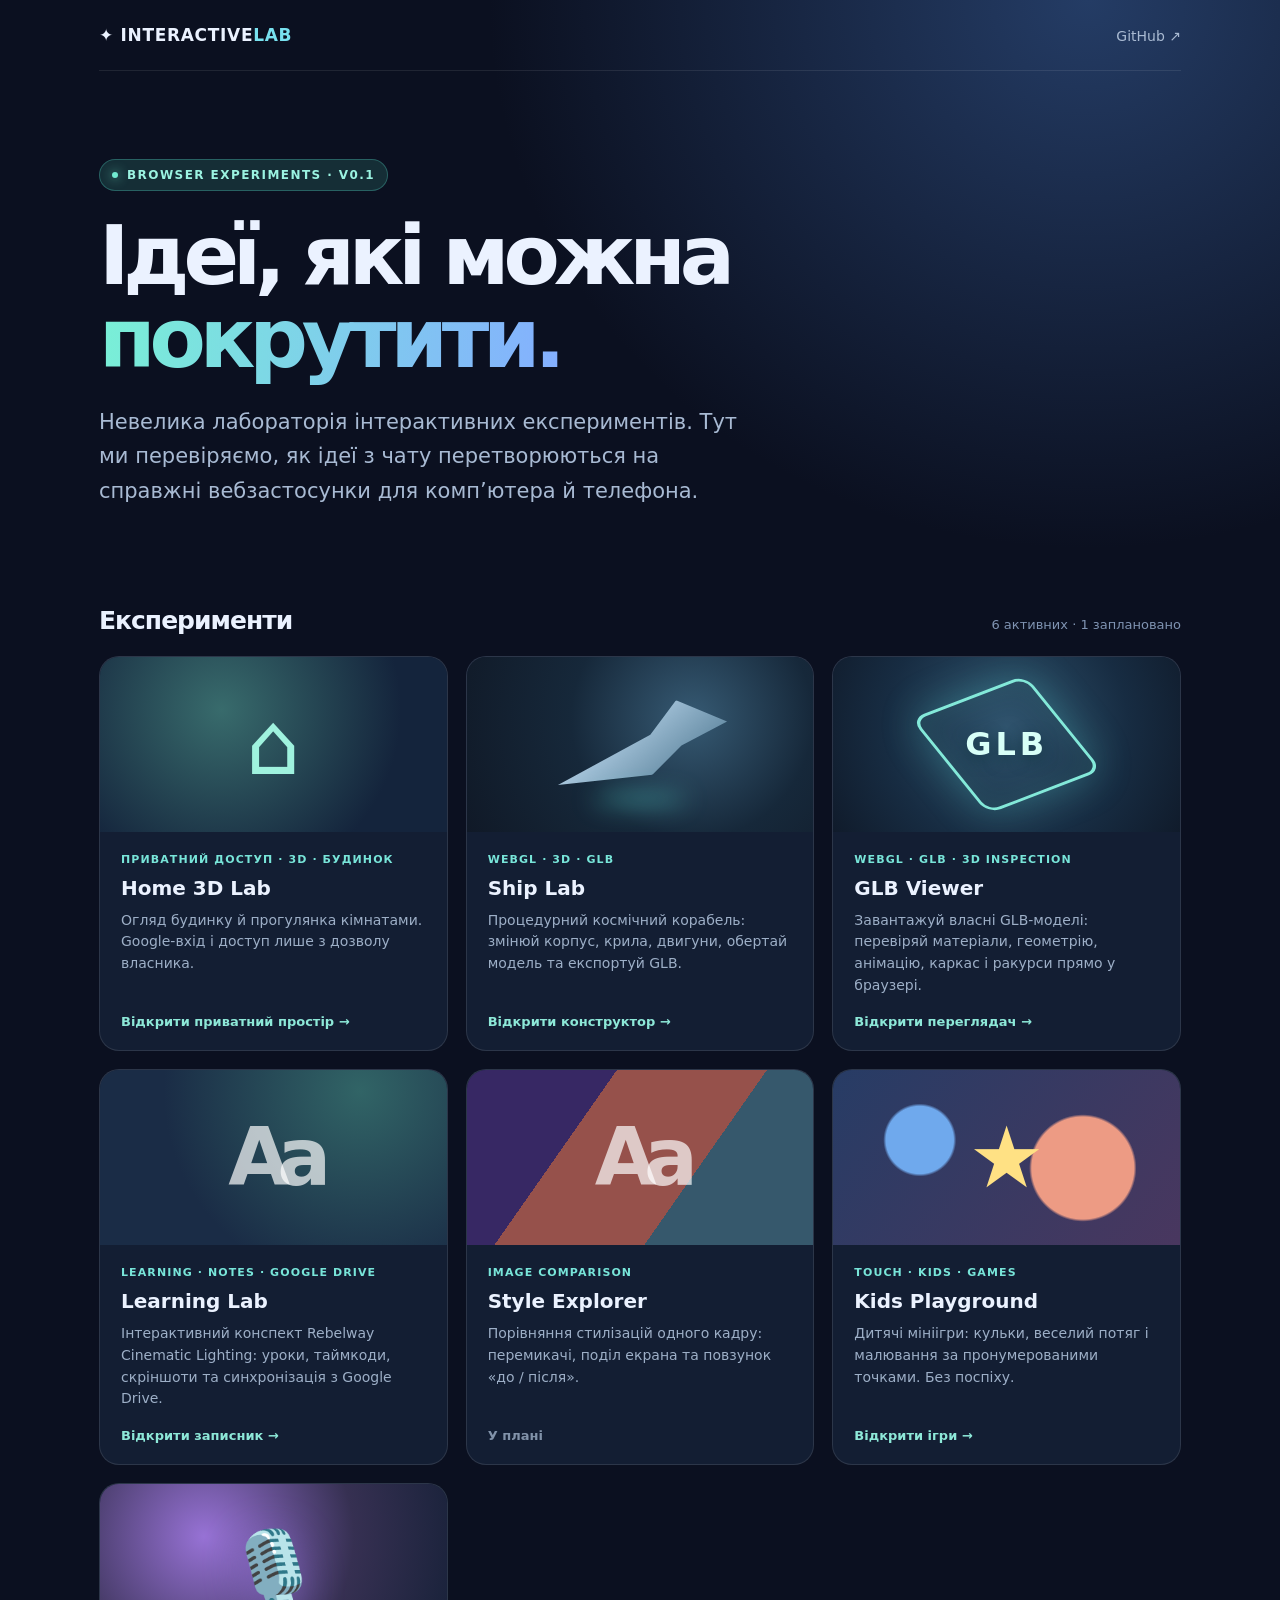
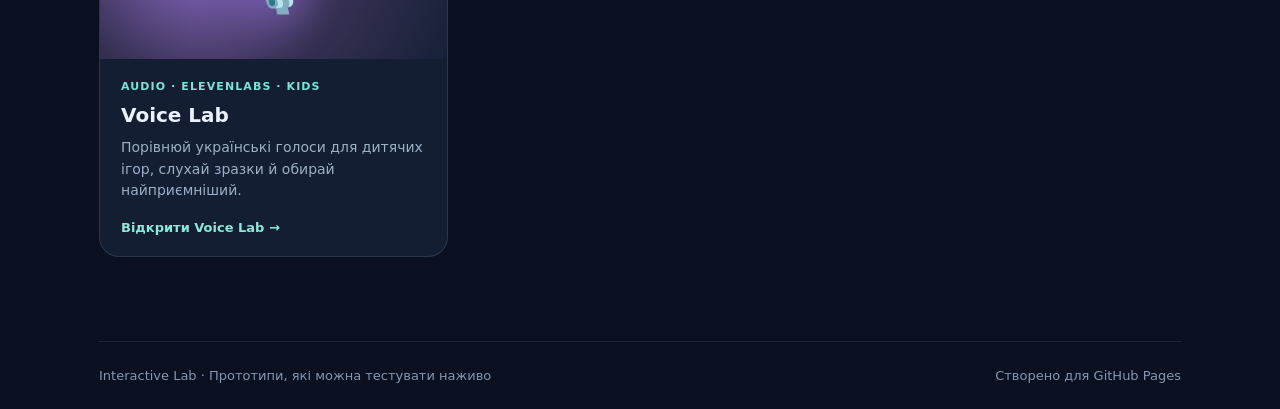
<file: index.html>
<!doctype html>
<html lang="uk">
<head>
<meta charset="utf-8">
<meta name="viewport" content="width=device-width,initial-scale=1">
<meta name="theme-color" content="#0b1020">
<link rel="icon" type="image/svg+xml" href="./favicon.svg">
<meta name="description" content="Interactive Lab — експерименти з 3D, стилями та мінііграми.">
<title>Interactive Lab — експериментальна майстерня</title>
<style>
:root{color-scheme:dark;font-family:Inter,system-ui,-apple-system,Segoe UI,sans-serif}
*{box-sizing:border-box}body{margin:0;min-height:100vh;color:#ebf2ff;background:radial-gradient(ellipse 60% 35% at 85% 0%,#243c65 0%,transparent 78%),#0b1020}
a{color:inherit;text-decoration:none}.wrap{max-width:1130px;margin:auto;padding:0 24px}
header{display:flex;align-items:center;justify-content:space-between;padding:25px 0;border-bottom:1px solid #ffffff16}
.logo{font-size:17px;font-weight:850;letter-spacing:.04em}.logo span{color:#78e1ef}nav a{color:#a9bad2;font-size:14px}nav a:hover{color:#fff}
.hero{padding:88px 0 68px;max-width:820px}
.tag{display:inline-flex;align-items:center;gap:9px;padding:8px 12px;border:1px solid #5ae1cf48;border-radius:999px;background:#152e36;color:#9bf3e1;font-size:12px;font-weight:750;letter-spacing:.12em;text-transform:uppercase}
.tag i{display:block;width:6px;height:6px;border-radius:50%;background:#71ead0;box-shadow:0 0 12px #71ead0}
h1{font-size:clamp(44px,8vw,82px);letter-spacing:-.075em;line-height:1.01;margin:24px 0}
h1 em{font-style:normal;background:linear-gradient(95deg,#79f0d6,#84afff);color:transparent;background-clip:text}
.lead{font-size:clamp(16px,2.25vw,21px);line-height:1.65;color:#a8bad3;max-width:650px}
.section-head{display:flex;align-items:baseline;justify-content:space-between;gap:12px;margin:8px 0 21px}h2{font-size:25px;letter-spacing:-.04em;margin:0}.muted{font-size:13px;color:#7f93b1}
.grid{display:grid;grid-template-columns:repeat(3,minmax(0,1fr));gap:18px}.project{border:1px solid #ffffff1b;border-radius:20px;background:#131e33;overflow:hidden;min-height:310px;display:flex;flex-direction:column;transition:transform .2s,border-color .2s}.project.active:hover{transform:translateY(-4px);border-color:#7eebdd88}
.art{height:175px;display:grid;place-items:center;position:relative;overflow:hidden}
.art.ship{background:radial-gradient(circle at 65% 35%,#365a73,#16283a 48%,#101927)}.art.ship:before{content:"";position:absolute;width:180px;height:65px;background:linear-gradient(155deg,#d1eaff,#517a93);clip-path:polygon(0 75%,57% 40%,76% 0,100% 53%,72% 69%,52% 100%);transform:rotate(-16deg);filter:drop-shadow(0 10px 22px #7abfff)}
.art.ship:after{content:"";position:absolute;width:95px;height:5px;border-radius:50%;background:#65ffef;filter:blur(12px);transform:translate(0,55px)}
.art.glb{background:radial-gradient(circle at 50% 40%,#30546e,#172c42 60%,#101b2b)}.art.glb:before{content:"";position:absolute;width:115px;height:115px;border:3px solid #83e9d9;transform:rotate(-30deg) skew(9deg,9deg);border-radius:14px;box-shadow:0 0 40px #56e0d944, inset 0 0 30px #65dbc322}.art.glb:after{content:"GLB";position:relative;font-size:32px;font-weight:900;letter-spacing:.12em;color:#d8fff7;text-shadow:0 5px 15px #143946}
.art.style{background:linear-gradient(125deg,#372864 0 32%,#96514b 32% 64%,#36586c 64%)}.art.style:after{content:"Aa";font-size:80px;font-weight:900;color:#ffffffb0;letter-spacing:-.16em}
.art.kids{background:radial-gradient(circle at 25% 40%,#6fa9ed 0 12%,transparent 13%),radial-gradient(circle at 72% 56%,#ed9b84 0 19%,transparent 20%),linear-gradient(130deg,#273c65,#49375f)}.art.kids:after{content:"★";font-size:85px;color:#ffe184}
.info{padding:21px;display:flex;flex:1;flex-direction:column;gap:10px}.kind{font-size:11px;font-weight:750;letter-spacing:.1em;text-transform:uppercase;color:#78e5d9}.project h3{margin:0;font-size:20px}.project p{margin:0;color:#9dafc7;font-size:14px;line-height:1.55;flex:1}.link{font-size:13px;color:#8de8d8;font-weight:750;margin-top:8px}.soon{color:#8192a9}.footer{margin-top:84px;padding:26px 0;border-top:1px solid #ffffff18;color:#8496b1;font-size:13px;display:flex;justify-content:space-between;gap:12px}
@media(max-width:820px){.grid{grid-template-columns:1fr 1fr}.hero{padding-top:63px}}@media(max-width:560px){.wrap{padding:0 17px}.grid{grid-template-columns:1fr}.project{min-height:0}.art{height:150px}.hero{padding-top:48px;padding-bottom:45px}.footer{flex-direction:column}}
</style>
</head>
<body>
<div class="wrap">
<header><a href="./" class="logo">✦ INTERACTIVE<span>LAB</span></a><nav><a href="https://github.com/kostandovmiha/Interactive-Lab" target="_blank" rel="noopener">GitHub ↗</a></nav></header>
<main>
<section class="hero"><span class="tag"><i></i> Browser experiments · v0.1</span><h1>Ідеї, які можна <em>покрутити.</em></h1><p class="lead">Невелика лабораторія інтерактивних експериментів. Тут ми перевіряємо, як ідеї з чату перетворюються на справжні вебзастосунки для комп’ютера й телефона.</p></section>
<section><div class="section-head"><h2>Експерименти</h2><span class="muted">6 активних · 1 заплановано</span></div>
<div class="grid">
<a class="project active" href="./home-3d-lab/"><div class="art" style="background:radial-gradient(circle at 35% 30%,#386b6c,#14243c 70%)"><span aria-hidden="true" style="font-size:86px;color:#9ff2de">⌂</span></div><div class="info"><div class="kind">Приватний доступ · 3D · Будинок</div><h3>Home 3D Lab</h3><p>Огляд будинку й прогулянка кімнатами. Google-вхід і доступ лише з дозволу власника.</p><span class="link">Відкрити приватний простір →</span></div></a>

<a class="project active" href="./ship-lab/"><div class="art ship"></div><div class="info"><div class="kind">WebGL · 3D · GLB</div><h3>Ship Lab</h3><p>Процедурний космічний корабель: змінюй корпус, крила, двигуни, обертай модель та експортуй GLB.</p><span class="link">Відкрити конструктор →</span></div></a>
<a class="project active" href="./glb-viewer/"><div class="art glb"></div><div class="info"><div class="kind">WebGL · GLB · 3D inspection</div><h3>GLB Viewer</h3><p>Завантажуй власні GLB-моделі: перевіряй матеріали, геометрію, анімацію, каркас і ракурси прямо у браузері.</p><span class="link">Відкрити переглядач →</span></div></a>
<a class="project active" href="./learning-lab/"><div class="art style" style="background:radial-gradient(circle at 75% 12%,#316466,#1a2c46 65%)"></div><div class="info"><div class="kind">Learning · Notes · Google Drive</div><h3>Learning Lab</h3><p>Інтерактивний конспект Rebelway Cinematic Lighting: уроки, таймкоди, скріншоти та синхронізація з Google Drive.</p><span class="link">Відкрити записник →</span></div></a>
<div class="project"><div class="art style"></div><div class="info"><div class="kind">Image comparison</div><h3>Style Explorer</h3><p>Порівняння стилізацій одного кадру: перемикачі, поділ екрана та повзунок «до / після».</p><span class="link soon">У плані</span></div></div>
<a class="project active" href="./kids-games/"><div class="art kids"></div><div class="info"><div class="kind">Touch · Kids · Games</div><h3>Kids Playground</h3><p>Дитячі мініігри: кульки, веселий потяг і малювання за пронумерованими точками. Без поспіху.</p><span class="link">Відкрити ігри →</span></div></a>
<a class="project active" href="./voice-lab/"><div class="art" style="background:radial-gradient(circle at 30% 30%,#9772d5,#363052 55%,#152037)"><span aria-hidden="true" style="font-size:78px;filter:drop-shadow(0 10px 22px #a57ff866)">🎙️</span></div><div class="info"><div class="kind">Audio · ElevenLabs · Kids</div><h3>Voice Lab</h3><p>Порівнюй українські голоси для дитячих ігор, слухай зразки й обирай найприємніший.</p><span class="link">Відкрити Voice Lab →</span></div></a>
</div></section>
</main>
<footer class="footer"><span>Interactive Lab · Прототипи, які можна тестувати наживо</span><span>Створено для GitHub Pages</span></footer>
</div>
</body>
</html>
</file>
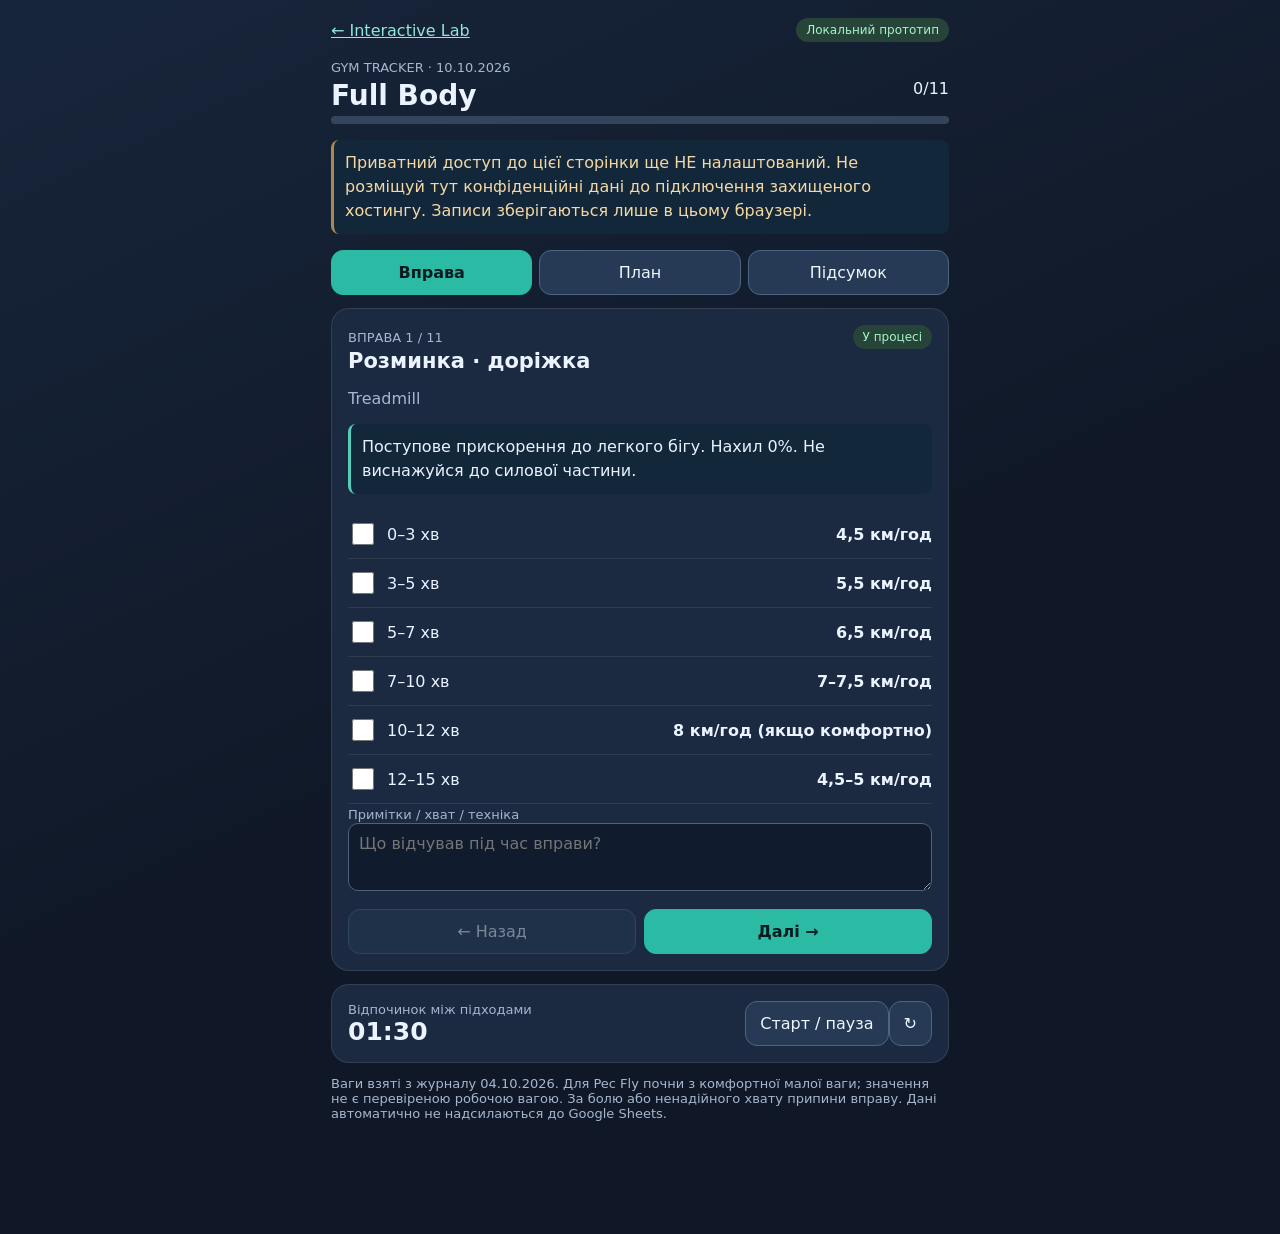
<file: gym-tracker/index.html>
<!doctype html>
<html lang="uk"><head><meta charset="utf-8"><meta name="viewport" content="width=device-width,initial-scale=1,viewport-fit=cover"><meta name="theme-color" content="#101827"><title>Gym Tracker · Interactive Lab</title>
<style>
:root{font-family:system-ui,-apple-system,Segoe UI,sans-serif;color:#eaf3ff;background:#101827}*{box-sizing:border-box}body{margin:0;background:linear-gradient(155deg,#17253b,#101827 55%);min-height:100vh}main{max-width:650px;margin:auto;padding:18px 16px 100px}header{display:flex;align-items:center;justify-content:space-between;margin-bottom:18px}a{color:#93e6d9}h1{margin:4px 0;font-size:28px}h2{font-size:21px;margin:0 0 7px}.muted{color:#a5b7cf}.small{font-size:13px}.panel{background:#1b2a40;border:1px solid #ffffff1a;border-radius:18px;padding:16px;margin:13px 0}.pill{border-radius:100px;background:#264438;color:#a7f5c9;padding:5px 10px;font-size:12px}.row{display:flex;align-items:center;gap:10px;justify-content:space-between}.tabs{display:flex;gap:7px}.tabs button{flex:1}.btn,button{border:1px solid #4b6684;background:#263a55;color:#eff7ff;border-radius:12px;padding:12px 14px;font:inherit;cursor:pointer;min-height:44px}.primary{background:#2bbaa4;color:#061b20;border-color:#2bbaa4;font-weight:750}.btn:disabled,button:disabled{opacity:.45}input,select,textarea{background:#101c2e;border:1px solid #50617a;border-radius:10px;color:white;padding:10px;font:inherit;max-width:100%}input[type=number]{width:84px}textarea{width:100%;min-height:68px}.set{padding:13px 0;border-bottom:1px solid #ffffff1c}.set:last-child{border:0}.set-controls{display:flex;align-items:center;gap:7px;flex-wrap:wrap}.set-controls button{padding:8px 11px}.set-controls label{font-size:12px;color:#a5b7cf}.done{color:#a3f2c3}.step{display:flex;gap:10px;align-items:center;border-bottom:1px solid #ffffff14;padding:10px 0}.step strong{margin-left:auto}input[type=checkbox]{width:22px;height:22px;accent-color:#28b69e}.exercise{display:block;width:100%;text-align:left;margin:8px 0}.exercise.active{border-color:#42d4bd}.note{background:#13273b;border-left:3px solid #55cbb9;padding:11px;border-radius:8px;line-height:1.5}.footer-actions{display:flex;gap:8px}.footer-actions button{flex:1}.hidden{display:none}.bar{height:8px;background:#33445b;border-radius:10px;overflow:hidden}.bar>div{height:100%;background:#3cccb4;transition:width .2s}.warning{border-color:#ad8752;color:#f4d8a4} .timer{font-variant-numeric:tabular-nums;font-size:25px;font-weight:750}button:focus-visible,input:focus-visible{outline:3px solid #70e4d2}
</style></head><body><main><header><a href="../">← Interactive Lab</a><span class="pill">Локальний прототип</span></header>
<div class="row"><div><div class="muted small">GYM TRACKER · 10.10.2026</div><h1>Full Body</h1></div><div id="counter">0/11</div></div><div class="bar"><div id="progress"></div></div>
<p class="note warning">Приватний доступ до цієї сторінки ще НЕ налаштований. Не розміщуй тут конфіденційні дані до підключення захищеного хостингу. Записи зберігаються лише в цьому браузері.</p>
<div class="tabs"><button id="tabWorkout" class="primary">Вправа</button><button id="tabPlan">План</button><button id="tabReport">Підсумок</button></div>
<section id="workout" class="panel"><div class="row"><span id="position" class="muted small"></span><span id="status" class="pill"></span></div><h2 id="name"></h2><p id="english" class="muted"></p><p id="hint" class="note"></p><div id="content"></div><label class="small muted" for="note">Примітки / хват / техніка</label><textarea id="note" placeholder="Що відчував під час вправи?"></textarea><div class="footer-actions" style="margin-top:14px"><button id="prev">← Назад</button><button id="next" class="primary">Далі →</button></div></section>
<section id="plan" class="panel hidden"><h2>Усі вправи</h2><div id="exerciseList"></div></section>
<section id="report" class="panel hidden"><h2>Підсумок тренування</h2><div id="summary"></div><label class="small muted" for="generalNote">Загальні примітки</label><textarea id="generalNote" placeholder="Тривалість, самопочуття, пульс..."></textarea><div style="display:grid;gap:8px;margin-top:12px"><button id="copy" class="primary">Скопіювати звіт</button><button id="download">Завантажити JSON</button><button id="reset">Почати нове тренування</button></div></section>
<section class="panel"><div class="row"><div><div class="small muted">Відпочинок між підходами</div><div class="timer" id="timer">01:30</div></div><div><button id="startTimer">Старт / пауза</button><button id="resetTimer">↻</button></div></div></section>
<p class="muted small">Ваги взяті з журналу 04.10.2026. Для Pec Fly почни з комфортної малої ваги; значення не є перевіреною робочою вагою. За болю або ненадійного хвату припини вправу. Дані автоматично не надсилаються до Google Sheets.</p></main>
<script>
"use strict";
const plan=[
{n:"Розминка · доріжка",en:"Treadmill",steps:[["0–3 хв","4,5 км/год"],["3–5 хв","5,5 км/год"],["5–7 хв","6,5 км/год"],["7–10 хв","7–7,5 км/год"],["10–12 хв","8 км/год (якщо комфортно)"],["12–15 хв","4,5–5 км/год"]],hint:"Поступове прискорення до легкого бігу. Нахил 0%. Не виснажуйся до силової частини."},
{n:"Верхня тяга",en:"Lat Pulldown",w:[70,70,70],reps:12,hint:"До верхньої частини грудей; симетрично, контроль правого хвату."},
{n:"Жим ногами",en:"Leg Press",w:[100,120,140],reps:12,hint:"Таз і спина притиснуті, коліна в напрямку стоп."},
{n:"Розгинання ніг",en:"Leg Extension",w:[40,50,50],reps:12,hint:"Передня поверхня стегна: випрямляєш коліна, піднімаючи валик."},
{n:"Жим від грудей",en:"Chest Press",w:[50,50,50],reps:12,hint:"Горизонтальний хват, плавне натискання."},
{n:"Згинання ніг сидячи",en:"Seated Leg Curl",w:[55,65,65],reps:12,hint:"Задня поверхня стегна: згинаєш коліна, опускаючи валик."},
{n:"Горизонтальна тяга",en:"Seated Row",w:[50,50,50],reps:12,hint:"Нейтральна рукоятка. Якщо слабшає правий хват — зменш вагу."},
{n:"Задня дельта",en:"Rear Delt Fly",w:[30,40,40],reps:12,hint:"Комбінований Pec Fly / Rear Delt. Обличчям до спинки, розведення рук."},
{n:"Зведення рук",en:"Pec Fly",w:[0,0],reps:12,hint:"Інше положення ручок того самого тренажера. Переважно грудні м'язи, не ізоляція передньої дельти. Підбери легку вагу."},
{n:"Прес",en:"Abdominal Crunch",w:[50,60,70],reps:15,hint:"Плавне згинання тулуба, без ривків."},
{n:"Заминка · доріжка",en:"Treadmill",steps:[["0–2 хв","5,5 км/год"],["2–4 хв","5 км/год"],["4–6 хв","4,5 км/год"],["6–8 хв","4 км/год"],["8–10 хв","3–3,5 км/год"]],hint:"Лише ходьба. Поступово знижуй швидкість."}
];
const KEY="interactive-lab-gym-v1";
const fresh=()=>({index:0,notes:"",items:plan.map(p=>({note:"",steps:(p.steps||[]).map(()=>false),sets:(p.w||[]).map(w=>({kg:w,reps:p.reps,difficulty:"Нормально",done:false}))}))});
let state;try{state=JSON.parse(localStorage.getItem(KEY))}catch{}if(!state||!Array.isArray(state.items)||state.items.length!==plan.length)state=fresh();
const $=id=>document.getElementById(id);const save=()=>{try{localStorage.setItem(KEY,JSON.stringify(state))}catch(e){alert("Не вдалося зберегти локально: "+e.message)}};
const completed=i=>{const p=plan[i],r=state.items[i];return p.steps?r.steps.every(Boolean):r.sets.every(s=>s.done)};
function show(tab){for(const t of ["workout","plan","report"]){$(t).classList.toggle("hidden",t!==tab);$("tab"+t[0].toUpperCase()+t.slice(1)).classList.toggle("primary",t===tab)}if(tab==="plan")renderPlan();if(tab==="report")renderReport()}
function render(){const i=state.index,p=plan[i],r=state.items[i];$("counter").textContent=plan.filter((_,j)=>completed(j)).length+"/"+plan.length;$("progress").style.width=(100*plan.filter((_,j)=>completed(j)).length/plan.length)+"%";$("position").textContent="ВПРАВА "+(i+1)+" / "+plan.length;$("status").textContent=completed(i)?"✓ Готово":"У процесі";$("name").textContent=p.n;$("english").textContent=p.en;$("hint").textContent=p.hint;$("note").value=r.note;$("prev").disabled=i===0;$("next").textContent=i===plan.length-1?"Підсумок →":"Далі →";
const box=$("content");box.replaceChildren();if(p.steps){p.steps.forEach(([time,speed],j)=>{const row=document.createElement("label");row.className="step";const c=document.createElement("input");c.type="checkbox";c.checked=r.steps[j];c.onchange=()=>{r.steps[j]=c.checked;save();render()};const timeEl=document.createElement("span");timeEl.textContent=time;const sp=document.createElement("strong");sp.textContent=speed;row.append(c,timeEl,sp);box.append(row)})}else{r.sets.forEach((s,j)=>{const div=document.createElement("div");div.className="set";const heading=document.createElement("div");heading.className="row";const title=document.createElement("strong");title.textContent="Підхід "+(j+1);const check=document.createElement("label");check.className="small";const cb=document.createElement("input");cb.type="checkbox";cb.checked=s.done;cb.onchange=()=>{s.done=cb.checked;save();render()};check.append(cb,document.createTextNode(" Готово"));heading.append(title,check);div.append(heading);const controls=document.createElement("div");controls.className="set-controls";controls.style.marginTop="9px";for(const [field,label,step] of [["kg","кг",5],["reps","разів",1]]){const lab=document.createElement("label");lab.textContent=label;const minus=document.createElement("button");minus.textContent="−";minus.onclick=()=>{s[field]=Math.max(0,s[field]-step);save();render()};const input=document.createElement("input");input.type="number";input.min="0";input.step=String(step);input.value=s[field];input.setAttribute("aria-label",label+" підхід "+(j+1));input.onchange=()=>{s[field]=Math.max(0,Number(input.value)||0);save()};const plus=document.createElement("button");plus.textContent="+";plus.onclick=()=>{s[field]+=step;save();render()};controls.append(minus,input,plus,lab)}div.append(controls);const sel=document.createElement("select");sel.style.marginTop="10px";sel.style.width="100%";for(const val of ["Легко","Нормально","Важкувато","Важко","Проблема з хватом"]){const op=document.createElement("option");op.textContent=val;op.value=val;sel.append(op)}sel.value=s.difficulty;sel.onchange=()=>{s.difficulty=sel.value;save()};div.append(sel);box.append(div)})}}
function renderPlan(){const el=$("exerciseList");el.replaceChildren();plan.forEach((p,i)=>{const b=document.createElement("button");b.className="exercise"+(i===state.index?" active":"");b.textContent=(completed(i)?"✓ ":"○ ")+(i+1)+". "+p.n+" · "+p.en;b.onclick=()=>{state.index=i;save();render();show("workout")};el.append(b)})}
function reportText(){return "Тренування "+new Date().toLocaleDateString("uk-UA")+"\n"+plan.map((p,i)=>{const r=state.items[i];return p.n+" ("+p.en+"): "+(p.steps?r.steps.map((d,j)=>p.steps[j].join(" — ")+(d?" ✓":"")).join("; "):r.sets.map((s,j)=>(j+1)+") "+s.kg+" кг × "+s.reps+" — "+s.difficulty+(s.done?" ✓":"")).join("; "))+(r.note?" | "+r.note:"")}).join("\n")+"\nПримітки: "+state.notes}
function renderReport(){$("summary").replaceChildren();plan.forEach((p,i)=>{const line=document.createElement("p");line.className="small";line.textContent=(completed(i)?"✓ ":"○ ")+p.n+" — "+(p.steps?state.items[i].steps.filter(Boolean).length+"/"+p.steps.length+" відрізків":state.items[i].sets.filter(s=>s.done).length+"/"+p.w.length+" підходів");$("summary").append(line)});$("generalNote").value=state.notes}
$("tabWorkout").onclick=()=>show("workout");$("tabPlan").onclick=()=>show("plan");$("tabReport").onclick=()=>show("report");$("prev").onclick=()=>{state.index=Math.max(0,state.index-1);save();render()};$("next").onclick=()=>{if(state.index===plan.length-1)show("report");else{state.index++;save();render()}};$("note").oninput=e=>{state.items[state.index].note=e.target.value;save()};$("generalNote").oninput=e=>{state.notes=e.target.value;save()};$("copy").onclick=async()=>{try{await navigator.clipboard.writeText(reportText());alert("Звіт скопійовано")}catch{alert("Не вдалося скопіювати; скористайся JSON")}};$("download").onclick=()=>{const data={schema:1,exportedAt:new Date().toISOString(),plan,session:state,report:reportText()};const blob=new Blob([JSON.stringify(data,null,2)],{type:"application/json"});const url=URL.createObjectURL(blob);const a=document.createElement("a");a.href=url;a.download="gym-tracker-"+new Date().toISOString().slice(0,10)+".json";a.click();setTimeout(()=>URL.revokeObjectURL(url),1000)};$("reset").onclick=()=>{if(confirm("Стерти локальний запис і почати нове тренування? Спершу експортуй звіт.")){state=fresh();save();render();show("workout")}};
let remaining=90,running=false,last=0;function tick(now){if(running){if(last){remaining=Math.max(0,remaining-(now-last)/1000)}last=now;if(remaining===0){running=false;if(navigator.vibrate)navigator.vibrate([200,100,200])}}$("timer").textContent=String(Math.floor(remaining/60)).padStart(2,"0")+":"+String(Math.ceil(remaining%60)).padStart(2,"0");requestAnimationFrame(tick)}requestAnimationFrame(tick);$("startTimer").onclick=()=>{running=!running;last=0};$("resetTimer").onclick=()=>{running=false;remaining=90;last=0};render();
</script></body></html>
</file>
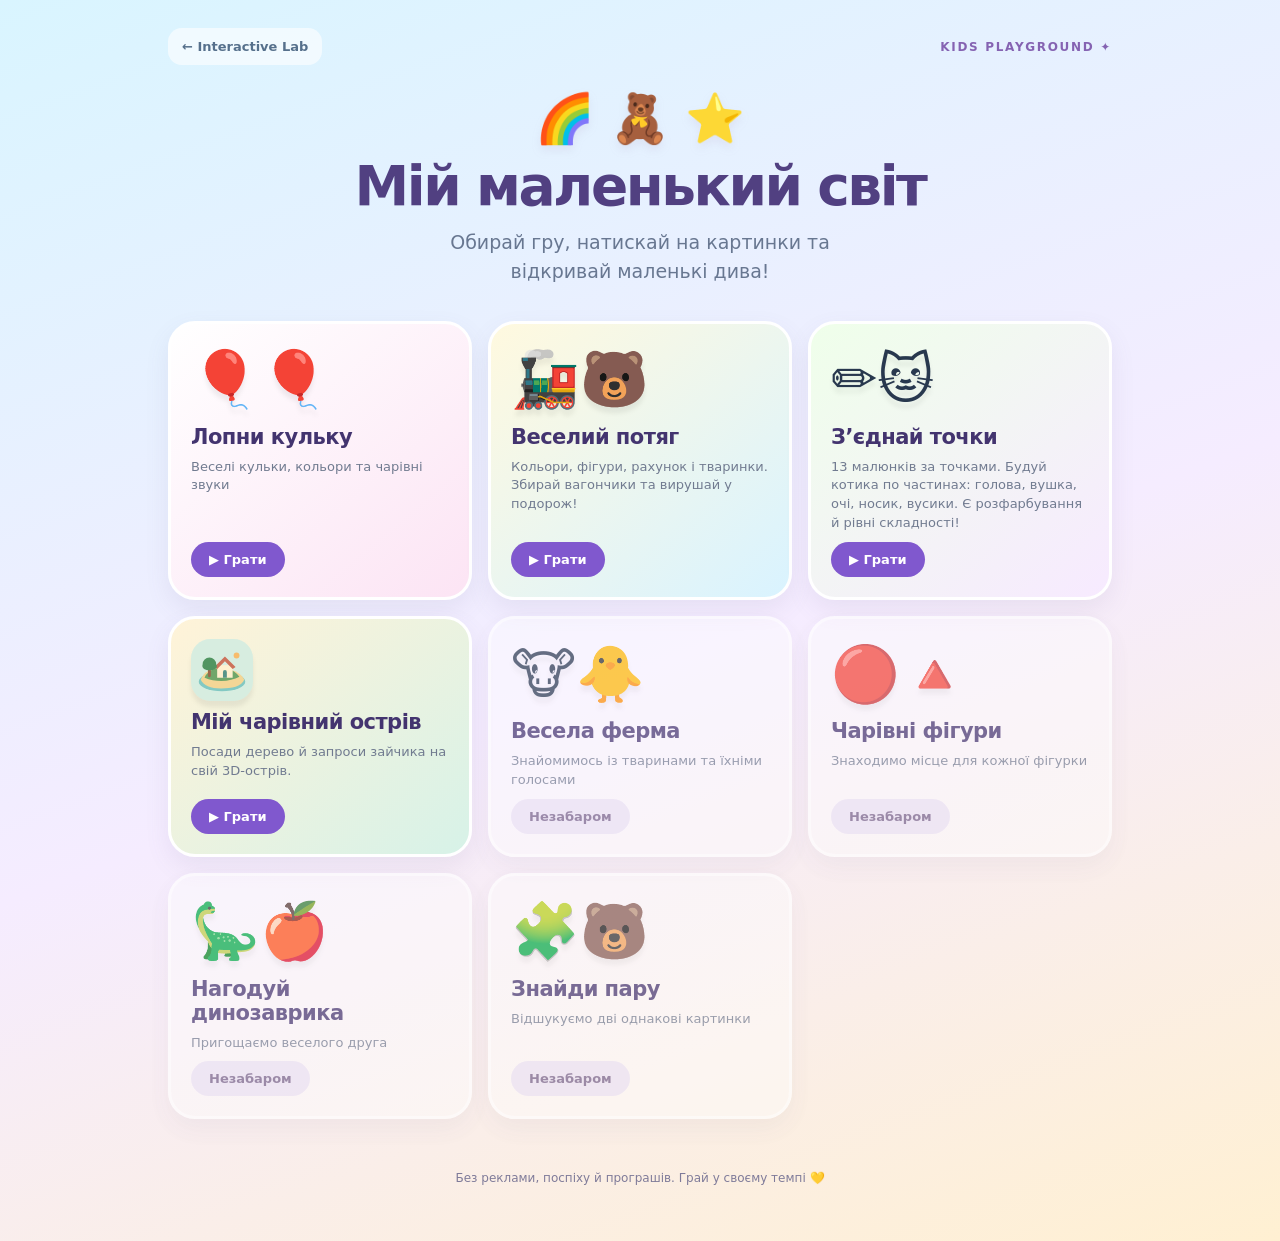
<file: kids-games/index.html>
<!doctype html>
<html lang="uk">
<head>
<meta charset="utf-8">
<meta name="viewport" content="width=device-width, initial-scale=1, viewport-fit=cover">
<meta name="theme-color" content="#7ccce9">
<meta name="description" content="Мій маленький світ — добрі сенсорні мініігри для малюків.">
<link rel="manifest" href="./manifest.webmanifest">
<link rel="icon" type="image/svg+xml" href="./icon.svg">
<title>Мій маленький світ — Kids Playground</title>
<style>
:root{font-family:system-ui,-apple-system,"Segoe UI",sans-serif;color:#28384e;--purple:#7953c7;--pink:#fa83b4;--blue:#4aafdd;--yellow:#ffdb71;--green:#6ac89e}
*{box-sizing:border-box}html,body{margin:0;min-height:100%;overflow-x:hidden}
body{background:linear-gradient(160deg,#d9f5ff 0%,#f5ecff 53%,#fff0d2 100%);min-height:100dvh}
button{font:inherit;cursor:pointer;-webkit-tap-highlight-color:transparent}
a{color:inherit}
button:focus-visible,a:focus-visible{outline:4px solid #603fc4;outline-offset:3px}
.screen{max-width:1000px;margin:auto;padding:clamp(14px,3vw,28px);min-height:100dvh}
.screen[hidden]{display:none}
.topline{display:flex;justify-content:space-between;align-items:center;gap:12px}
.parent-link{text-decoration:none;color:#56708c;font-size:13px;font-weight:700;background:#ffffff9c;padding:11px 14px;border-radius:14px}
.brand{font-size:12px;font-weight:900;letter-spacing:.14em;color:#8563b2}
.intro{text-align:center;padding:27px 0 22px}
.bigemoji{font-size:48px;line-height:1.1;filter:drop-shadow(0 5px 5px #946e991b)}
h1{font-size:clamp(31px,6vw,55px);letter-spacing:-.045em;margin:10px 0;color:#514081;line-height:1.15}
.subtitle{font-size:clamp(15px,2.5vw,19px);margin:8px auto 0;color:#687791;max-width:470px;line-height:1.5}
.catalog{display:grid;grid-template-columns:repeat(3,minmax(0,1fr));gap:16px;padding:14px 0 40px}
.game-card{border:3px solid #fff;border-radius:27px;background:#fff9;min-height:215px;padding:20px;box-shadow:0 10px 25px #67628d18;display:flex;flex-direction:column;align-items:flex-start;text-align:left;gap:9px}
.game-card.featured{background:linear-gradient(140deg,#fff,#fce4f4);border-color:#ffffff;transition:transform .15s}
.game-card.featured:hover{transform:translateY(-3px)}
.game-card .illustration{font-size:55px;line-height:1.3;filter:drop-shadow(0 6px 2px #00000010)}
.game-card strong{font-size:21px;font-weight:850;letter-spacing:-.025em;color:#43346f}
.game-card small{font-size:13px;color:#717b90;line-height:1.45}
.game-card .pill{border-radius:99px;background:#8058ce;color:#fff;font-size:13px;font-weight:900;padding:10px 18px;margin-top:auto}
.game-card.preview{opacity:.7;pointer-events:none}
.game-card.preview .pill{background:#ebe4f5;color:#75618a}
.note{text-align:center;font-size:12px;color:#7f7b99;margin-bottom:28px}
#game .topline{margin-bottom:14px}
.back{background:#fff;border:0;color:#695393;border-radius:15px;font-size:16px;font-weight:800;padding:12px 17px;box-shadow:0 4px 0 #cfc6e7}
.metrics{display:flex;align-items:center;gap:10px}
.counter{border-radius:18px;background:#fff9;padding:10px 17px;font-size:19px;font-weight:900;color:#7652bb}
.speed-level{border-radius:15px;padding:9px 12px;background:#fff9;color:#a66c3c;font-size:14px;font-weight:900;white-space:nowrap}
.speed-level[hidden]{display:none}
.goal-progress{height:12px;max-width:560px;margin:0 auto 12px;border:2px solid #ffffffcf;border-radius:20px;background:#ffffff99;overflow:hidden;box-shadow:0 2px 9px #5b4d7d1b}
.goal-progress-fill{height:100%;width:0%;border-radius:20px;background:linear-gradient(90deg,#7dcf9f,#b1e875,#f7d46c);transition:width .22s ease}
.sound{width:49px;height:46px;font-size:21px;border:0;border-radius:16px;background:#fff;box-shadow:0 4px 0 #d6cce4}
.game-heading{text-align:center;margin:0 0 12px}
.game-heading h2{margin:0;font-weight:900;color:#6550a5;font-size:clamp(25px,5vw,39px)}
.game-heading p{min-height:28px;font-size:clamp(15px,3vw,22px);font-weight:800;color:#6e7790;margin:6px 0 0}
.game-heading p#instruction{min-height:72px;display:flex;align-items:center;justify-content:center;flex-wrap:wrap;gap:9px;padding:5px 10px;line-height:1.35}
.voice-state{max-width:690px;margin:-3px auto 10px;padding:9px 12px;text-align:center;border-radius:12px;background:#ffffffa8;color:#5d6980;font-size:13px;font-weight:750;line-height:1.4}
.voice-state[data-state="error"]{background:#ffe7df;color:#974923}
.voice-state[data-state="ok"]{background:#e6f8e9;color:#31774e}
.target-dot{display:inline-block;width:clamp(56px,9vw,68px);height:clamp(56px,9vw,68px);border:5px solid #fff;box-shadow:0 3px 12px #0003;border-radius:50%;flex-shrink:0}
.field{height:clamp(330px,62dvh,600px);position:relative;overflow:hidden;border:5px solid #fff;border-radius:30px;background:linear-gradient(#8edcfa 0%,#d0f2fc 70%,#eaf9d9 100%);box-shadow:0 13px 30px #6f6f971c}
.field:before,.field:after{content:"";position:absolute;pointer-events:none;background:#ffffffa8;border-radius:99px;width:130px;height:40px;box-shadow:30px -12px 0 5px #ffffffa8,70px 4px 0 #ffffffa8;opacity:.6}
.field:before{top:18%;left:7%}.field:after{top:37%;right:19%;transform:scale(.7)}
.field canvas{position:absolute;inset:0;width:100%;height:100%;display:block;touch-action:none;cursor:pointer}
.settings{display:flex;justify-content:center;gap:12px;flex-wrap:wrap;margin:16px 0 0}
.mode{border:3px solid #fff;border-radius:18px;background:#fff9;font-size:15px;font-weight:850;color:#755899;min-height:56px;padding:10px 19px}
.mode.selected{background:#8460cf;color:#fff;box-shadow:0 5px 0 #6742af}
.voice-controls{display:flex;justify-content:center;align-items:center;gap:10px;flex-wrap:wrap;margin-top:14px}
.voice-button{border:2px solid #fff;border-radius:16px;background:#ffffffdc;color:#68548b;font-size:14px;font-weight:800;min-height:51px;padding:10px 15px;box-shadow:0 4px 12px #68509a16}
.voice-button[aria-pressed="true"]{background:#e5d8ff;border-color:#a68ce3;color:#553b91}
.voice-button:disabled{opacity:.5;cursor:not-allowed}
#recover-audio{background:#e8ffdc;border-color:#a0cd81;color:#346240}
.auto-control{display:flex;align-items:center;justify-content:center;gap:8px;color:#6f6386;font-size:14px;font-weight:750;margin-top:12px;cursor:pointer}
.auto-control input{width:21px;height:21px;accent-color:#7953c7;cursor:pointer}
.voice-note{margin:8px auto 0;max-width:570px;text-align:center;font-size:12px;line-height:1.5;color:#8290a0}
.tip{font-size:13px;color:#7d8b9e;text-align:center;line-height:1.5;margin:16px auto 0}
.feedback{position:absolute;left:50%;top:35%;transform:translate(-50%,-50%);padding:9px 19px;border-radius:99px;background:#fff;font-size:23px;font-weight:900;white-space:nowrap;color:#7d50b4;pointer-events:none;opacity:0;transition:opacity .18s}
.feedback.show{opacity:1}
.win-overlay[hidden]{display:none}
.win-overlay{position:absolute;inset:0;display:flex;align-items:center;justify-content:center;background:linear-gradient(155deg,#543c93ec,#2f7c8be8);padding:22px;z-index:2;line-height:1.4;touch-action:manipulation}
.win-card{text-align:center;max-width:420px;color:#fff;animation:winAppear .45s ease-out both}
.win-emoji{font-size:clamp(45px,9vw,76px);line-height:1.3;margin-bottom:10px;filter:drop-shadow(0 6px 8px #2b27505c)}
.win-card h3{font-size:clamp(30px,7vw,48px);margin:0 0 12px;font-weight:950;letter-spacing:-.03em}
.win-card p{font-size:clamp(18px,4vw,24px);font-weight:750;margin:0 0 26px;color:#f8eeff}
.win-restart{min-height:60px;padding:15px 27px;border:3px solid #fff;background:#fff29a;color:#514079;border-radius:20px;font-size:clamp(18px,4vw,23px);font-weight:900;box-shadow:0 7px 0 #7c5988}
.win-restart:active{transform:translateY(3px);box-shadow:0 4px 0 #7c5988}
@keyframes winAppear{from{opacity:0;transform:scale(.72)}to{opacity:1;transform:scale(1)}}
@media(prefers-reduced-motion:reduce){.win-card{animation:none}.goal-progress-fill{transition:none}}
@media(max-width:740px){.catalog{grid-template-columns:repeat(2,minmax(0,1fr))}.game-card{min-height:185px;padding:17px}.game-card .illustration{font-size:44px}}
@media(max-width:480px){.catalog{grid-template-columns:1fr 1fr;gap:11px}.game-card{padding:14px;border-radius:20px;min-height:185px}.game-card strong{font-size:17px}.game-card small{font-size:11px}.game-card .illustration{font-size:39px}.parent-link{font-size:11px;padding:9px 10px}.field{height:clamp(340px,61dvh,520px)}.settings{gap:8px}.mode{padding:10px 13px;font-size:13px;flex:1}.voice-button{font-size:13px;flex:1;min-width:140px}.back{font-size:14px}.counter{font-size:16px;padding:9px 12px}}
@media(prefers-reduced-motion:reduce){.game-card.featured{transition:none}}
</style>
</head>
<body>
<main>
<section id="home" class="screen">
  <div class="topline"><a class="parent-link" href="../">← Interactive Lab</a><div class="brand">KIDS PLAYGROUND ✦</div></div>
  <div class="intro"><div class="bigemoji" aria-hidden="true">🌈 🧸 ⭐</div><h1>Мій маленький світ</h1><p class="subtitle">Обирай гру, натискай на картинки та відкривай маленькі дива!</p></div>
  <div class="catalog">
    <button class="game-card featured" id="open-balloons"><span class="illustration" aria-hidden="true">🎈🎈</span><strong>Лопни кульку</strong><small>Веселі кульки, кольори та чарівні звуки</small><span class="pill">▶ Грати</span></button>
    <a class="game-card featured" href="./train.html" style="text-decoration:none;background:linear-gradient(140deg,#fff9df,#d9f3ff)"><span class="illustration" aria-hidden="true">🚂🐻</span><strong>Веселий потяг</strong><small>Кольори, фігури, рахунок і тваринки. Збирай вагончики та вирушай у подорож!</small><span class="pill">▶ Грати</span></a>
    <a class="game-card featured" href="./dots.html" style="text-decoration:none;background:linear-gradient(140deg,#efffea,#f7eaff)"><span class="illustration" aria-hidden="true">✏️🐱</span><strong>З’єднай точки</strong><small>13 малюнків за точками. Будуй котика по частинах: голова, вушка, очі, носик, вусики. Є розфарбування й рівні складності!</small><span class="pill">▶ Грати</span></a>
    <a class="game-card featured" href="./magic-island/" style="text-decoration:none;background:linear-gradient(140deg,#fff3d8,#d7f2e8)"><img class="illustration" src="./magic-island/island.svg" alt="" width="62" height="62"><strong>Мій чарівний острів</strong><small>Посади дерево й запроси зайчика на свій 3D-острів.</small><span class="pill">▶ Грати</span></a>
    <article class="game-card preview"><span class="illustration" aria-hidden="true">🐮🐥</span><strong>Весела ферма</strong><small>Знайомимось із тваринами та їхніми голосами</small><span class="pill">Незабаром</span></article>
    <article class="game-card preview"><span class="illustration" aria-hidden="true">🔴🔺</span><strong>Чарівні фігури</strong><small>Знаходимо місце для кожної фігурки</small><span class="pill">Незабаром</span></article>
    <article class="game-card preview"><span class="illustration" aria-hidden="true">🦕🍎</span><strong>Нагодуй динозаврика</strong><small>Пригощаємо веселого друга</small><span class="pill">Незабаром</span></article>
    <article class="game-card preview"><span class="illustration" aria-hidden="true">🧩🐻</span><strong>Знайди пару</strong><small>Відшукуємо дві однакові картинки</small><span class="pill">Незабаром</span></article>
  </div>
  <p class="note">Без реклами, поспіху й програшів. Грай у своєму темпі 💛</p>
</section>
<section id="game" class="screen" hidden>
  <div class="topline"><button class="back" id="go-home" type="button">← Ігри</button><div class="metrics"><span class="speed-level" id="speed-level" aria-label="Рівень швидкості">⚡ 1</span><span class="counter" aria-label="Лопнуто кульок">⭐ <span id="score">0</span>/100</span><button class="sound" id="sound" type="button" aria-label="Вимкнути звук" aria-pressed="true">🔊</button></div></div>
  <div class="game-heading"><h2>🎈 Лопни кульку!</h2><p id="instruction" aria-live="polite">Торкнися будь-якої кульки!</p><div class="voice-state" id="voice-state" aria-live="polite">Перевіряємо підтримку українського голосу…</div></div>
  <div class="goal-progress" role="progressbar" id="goal-progress" aria-label="Кульки до перемоги" aria-valuemin="0" aria-valuemax="100" aria-valuenow="0"><div class="goal-progress-fill" id="goal-progress-fill"></div></div>
  <div class="field" id="field"><canvas id="canvas" aria-label="Ігрове поле з різнокольоровими кульками"></canvas><div class="feedback" id="feedback" aria-hidden="true">✨ Чудово! ✨</div>
    <div class="win-overlay" id="win-overlay" hidden role="dialog" aria-modal="true" aria-labelledby="win-title">
      <div class="win-card"><div class="win-emoji" aria-hidden="true">🎉🎈🏆</div><h3 id="win-title">Ура! Перемога!</h3><p>Ти молодець! Лопнуто 100 кульок!</p><button type="button" class="win-restart" id="restart-game">🔄 Почати заново</button></div>
    </div>
  </div>
  <div class="settings" role="group" aria-label="Режим гри"><button type="button" class="mode selected" data-mode="free" aria-pressed="true">🎈 Просто грати</button><button type="button" class="mode" data-mode="colors" aria-pressed="false">🎨 Вивчаємо кольори</button></div>
  <div class="voice-controls" role="group" aria-label="Керування голосовими підказками">
    <button type="button" class="voice-button" id="recover-audio">🔄 Відновити звук</button>
    <button type="button" class="voice-button" id="voice-toggle" aria-pressed="true">🗣️ Голос увімкнено</button>
    <button type="button" class="voice-button" id="repeat-instruction">🔁 Повторити підказку</button>
  </div>
  <label class="auto-control"><input type="checkbox" id="auto-voice" checked> Автоматично озвучувати нове завдання</label>
  <p class="tip">🎈 9 кольорів доступні в обох режимах. У вільній грі кожні 15 кульок швидкість зростає. На 100-й — свято!</p>
  <p class="voice-note" id="voice-note">Окремі українські аудіозаписи для кожного кольору. Голоси браузера не потрібні.</p>
</section>
</main>
<script>
(function(){
  "use strict";
  const home=document.getElementById("home"),game=document.getElementById("game"),field=document.getElementById("field");
  const canvas=document.getElementById("canvas"),ctx=canvas.getContext("2d");
  const instruction=document.getElementById("instruction"),scoreNode=document.getElementById("score"),feedback=document.getElementById("feedback"),soundButton=document.getElementById("sound");
  const voiceButton=document.getElementById("voice-toggle"),repeatButton=document.getElementById("repeat-instruction"),autoCheckbox=document.getElementById("auto-voice"),voiceNote=document.getElementById("voice-note"),voiceState=document.getElementById("voice-state");
  const speedEl=document.getElementById("speed-level"),goalEl=document.getElementById("goal-progress"),goalFill=document.getElementById("goal-progress-fill"),winOverlay=document.getElementById("win-overlay");
  const palette=[
    {name:"червону",hex:"#f34555",light:"#ffafb7"},
    {name:"жовту",hex:"#ffce3e",light:"#ffefac"},
    {name:"синю",hex:"#427af1",light:"#bcd5ff"},
    {name:"зелену",hex:"#30bd67",light:"#bbf6cc"},
    {name:"помаранчеву",hex:"#ff903b",light:"#ffcf9b"},
    {name:"фіолетову",hex:"#9656dc",light:"#d6b8ff"},
    {name:"рожеву",hex:"#ff79c4",light:"#ffc0e3"},
    {name:"бірюзову",hex:"#10bbc8",light:"#a1f1ed"},
    {name:"коричневу",hex:"#966342",light:"#d7b593"}
  ];
  // All nine colors have prerecorded Ukrainian find/retry instructions.
  const learningPalette=palette;
  const GOAL=100,STEP=15;
  let W=400,H=460,balloons=[],particles=[],score=0,freePops=0,colorBag=[],mode="free",target=null,soundOn=true,audio=null,active=false;
  let gameState="playing",gameVersion=0,celebrationTick=0,celebrationHold=0;
  const CLIPS=[
    "hello","free",
    "red","yellow","blue","green","orange","purple","pink","turquoise","brown",
    "retry-red","retry-yellow","retry-blue","retry-green",
    "retry-orange","retry-purple","retry-pink","retry-turquoise","retry-brown",
    "great","wonderful","super","hooray","yes","again","excellent","good-job"
  ];
  const TARGET_CLIP={
    "червону":"red","жовту":"yellow","синю":"blue","зелену":"green",
    "помаранчеву":"orange","фіолетову":"purple","рожеву":"pink",
    "бірюзову":"turquoise","коричневу":"brown"
  };
  // One shared voice player prevents 18 decoders from competing on mobile.
  const voicePlayer=new Audio();
  voicePlayer.preload="auto";
  let voicePlaybackId=0;
  let voiceOn=true,autoVoice=true,currentAudio=null,speechTimer=0,wrongVoiceAt=0,praiseVoiceAt=0;
  let last=0,frameHandle=0,feedbackTimer=0,time=0,voiceAssetsReady=false;
  try{voiceOn=localStorage.getItem("kids-voice-enabled")!=="false";autoVoice=localStorage.getItem("kids-voice-auto")!=="false";}catch(e){}
  const rand=(a,b)=>Math.random()*(b-a)+a;
  function speedLevel(){return 1+Math.floor(freePops/STEP);}
  function speedMultiplier(){return Math.min(3.4,Math.pow(1.23,speedLevel()-1));}
  function shuffleColors(){
    colorBag=(mode==="free"?palette:learningPalette).slice();
    for(let i=colorBag.length-1;i>0;i--){const j=Math.floor(rand(0,i+1));[colorBag[i],colorBag[j]]=[colorBag[j],colorBag[i]];}
  }
  function nextColor(){if(!colorBag.length)shuffleColors();return colorBag.pop();}
  function refreshProgress(){
    scoreNode.textContent=String(score);
    goalEl.setAttribute("aria-valuenow",String(score));
    goalFill.style.width=Math.min(100,score)+"%";
    speedEl.textContent="⚡ "+speedLevel();
    speedEl.setAttribute("aria-label","Рівень швидкості "+speedLevel());
    speedEl.hidden=mode!=="free";
  }
  function setVoiceState(message,type="neutral"){voiceState.textContent=message;voiceState.dataset.state=type;}
  function stopVoice(){
    clearTimeout(speechTimer);speechTimer=0;
    voicePlaybackId++;
    try{voicePlayer.pause();voicePlayer.currentTime=0;}catch(e){}
    currentAudio=null;
  }
  function instructionKey(){return mode==="colors"&&target?TARGET_CLIP[target.name]:"free";}
  function playClip(key){
    if(!active||!voiceOn||!soundOn||document.hidden||!CLIPS.includes(key))return false;
    stopVoice();
    const id=voicePlaybackId;
    currentAudio=voicePlayer;
    voicePlayer.onended=()=>{
      if(id!==voicePlaybackId)return;
      currentAudio=null;setVoiceState("✅ Українське озвучення працює.","ok");
    };
    voicePlayer.onerror=()=>{
      if(id!==voicePlaybackId)return;
      currentAudio=null;
      setVoiceState("⚠️ Проблема з "+key+".ogg (код "+(voicePlayer.error?.code||"?")+"). Спробуй «Відновити звук».","error");
    };
    try{
      voicePlayer.src="./audio/"+key+".ogg";
      const p=voicePlayer.play();
      if(p&&typeof p.then==="function")p.then(()=>{
        if(id===voicePlaybackId){voiceAssetsReady=true;setVoiceState("🗣️ Відтворюємо український голос.","ok");}
      }).catch(err=>{
        if(id!==voicePlaybackId||err?.name==="AbortError")return;
        currentAudio=null;
        setVoiceState("⚠️ Голос не відтворився ("+(err?.name||"помилка")+"). Натисни «Відновити звук».","error");
      });
      return true;
    }catch(e){
      currentAudio=null;
      setVoiceState("⚠️ Помилка голосу: "+(e?.message||"невідомо"),"error");return false;
    }
  }
  function queueInstruction(delay=450){
    clearTimeout(speechTimer);speechTimer=0;
    if(!autoVoice||!voiceOn||!soundOn||!active)return;
    if(delay===0){playClip(instructionKey());return;}
    speechTimer=setTimeout(()=>{speechTimer=0;playClip(instructionKey());},delay);
  }
  function syncAudioControls(){
    soundButton.textContent=soundOn?"🔊":"🔇";
    soundButton.setAttribute("aria-label",soundOn?"Вимкнути всі звуки":"Увімкнути всі звуки");
    soundButton.setAttribute("aria-pressed",String(soundOn));
    voiceButton.textContent=voiceOn?"🗣️ Голос увімкнено":"🤫 Без голосу";
    voiceButton.setAttribute("aria-pressed",String(voiceOn));
    repeatButton.disabled=!voiceOn||!soundOn;
    autoCheckbox.checked=autoVoice;
    autoCheckbox.disabled=!voiceOn;
    voiceNote.textContent="Для всіх 9 кольорів є українські записи: «Знайди...» та «Шукай...». Працюють без системного TTS.";
    if(!voiceOn||!soundOn)setVoiceState("🤫 Озвучення вимкнено.");
    else if(voiceAssetsReady&&!currentAudio)setVoiceState("✅ Голосові файли доступні.","ok");
  }
  async function checkVoiceAssets(){
    try{
      const r=await fetch("./audio/phrases.json",{cache:"no-store"});
      if(!r.ok)throw Error("HTTP "+r.status);
      const data=await r.json();
      if(!data.files||Object.keys(data.files).length!==CLIPS.length)throw Error("Неповний набір аудіо");
      voiceAssetsReady=true;setVoiceState("✅ Українські голосові файли завантажені.","ok");
      // Offline clips are cached by the service worker; each voice loads only when played.
    }catch(e){
      setVoiceState("⌛ Аудіофайли ще недоступні: "+(e&&e.message||"мережа")+".","error");
      voiceNote.textContent="Звуки кульок працюють окремо. Аудіопак Tetiana ще не опубліковано або він не завантажився.";
    }
  }
  function resize(){
    const r=canvas.getBoundingClientRect();if(!r.width||!r.height)return;
    const oldW=W,oldH=H;W=r.width;H=r.height;
    const dpr=Math.min(window.devicePixelRatio||1,2);
    canvas.width=Math.round(W*dpr);canvas.height=Math.round(H*dpr);ctx.setTransform(dpr,0,0,dpr,0,0);
    balloons.forEach(b=>{b.x=Math.max(b.r,Math.min(W-b.r,b.x*(W/oldW)));b.y=Math.max(b.r,Math.min(H-b.r,b.y*(H/oldH)));});
  }
  function desiredCount(){return Math.min(10,Math.max(5,Math.round(W*H/44000)));}
  function newBalloon(extraBottom=false,keepColor=null){
    const r=Math.max(30,Math.min(47,W/8.2))*rand(.89,1.13);
    let x=rand(r+5,Math.max(r+6,W-r-5)),y=extraBottom?H+r:rand(r+15,Math.max(r+16,H-r-10));
    for(let i=0;i<35&&!extraBottom;i++){
      x=rand(r+5,W-r-5);y=rand(r+15,H-r-10);
      if(balloons.every(b=>Math.hypot(b.x-x,b.y-y)>b.r+r+10))break;
    }
    return {x,y,r,color:keepColor||nextColor(),phase:rand(0,6.28),speed:rand(13,26),id:Math.random()};
  }
  function fill(){
    balloons=[];for(let i=0;i<desiredCount();i++)balloons.push(newBalloon());
    chooseTarget(false);
  }
  function chooseTarget(announce=true,delay=400){
    if(mode!=="colors"){
      target=null;instruction.textContent="Торкнися будь-якої кульки!";
      if(announce)queueInstruction(delay);
      return;
    }
    if(!balloons.length)return;
    // Pick a color that is present among the balloons, so every prompt can be completed.
    target=balloons[Math.floor(rand(0,balloons.length))].color;
    if(!TARGET_CLIP[target.name]){setVoiceState("⚠️ Для кольору немає голосової підказки.","error");return;}
    instruction.textContent="";
    const dot=document.createElement("span");dot.className="target-dot";dot.style.background=target.hex;dot.setAttribute("aria-hidden","true");
    instruction.append("Знайди ",dot," "+target.name+" кульку!");
    if(announce)queueInstruction(delay);
  }
  function rounded(x,y,w,h,r){ctx.beginPath();ctx.roundRect(x,y,w,h,r);}
  function drawBalloon(b){
    const x=b.x+Math.sin(time/1100+b.phase)*5,y=b.y;
    ctx.save();
    ctx.strokeStyle="#7a93a97b";ctx.lineWidth=1.4;
    ctx.beginPath();ctx.moveTo(x,y+b.r*.93+6);ctx.bezierCurveTo(x+13,y+b.r+19,x-12,y+b.r+37,x+2,y+b.r+49);ctx.stroke();
    ctx.fillStyle=b.color.hex;
    ctx.beginPath();ctx.moveTo(x,y+b.r*.85);ctx.lineTo(x-7,y+b.r+10);ctx.lineTo(x+7,y+b.r+10);ctx.closePath();ctx.fill();
    ctx.shadowColor=b.color.hex+"99";ctx.shadowBlur=8;
    ctx.beginPath();ctx.ellipse(x,y,b.r*.86,b.r,0,0,Math.PI*2);ctx.fill();
    ctx.shadowBlur=0;
    const glow=ctx.createRadialGradient(x-b.r*.28,y-b.r*.4,1,x,y,b.r*1.2);
    glow.addColorStop(0,b.color.light);glow.addColorStop(.45,b.color.hex);glow.addColorStop(1,b.color.hex);
    ctx.fillStyle=glow;ctx.beginPath();ctx.ellipse(x,y,b.r*.86,b.r,0,0,Math.PI*2);ctx.fill();
    ctx.fillStyle="#ffffff91";ctx.beginPath();ctx.ellipse(x-b.r*.3,y-b.r*.34,b.r*.13,b.r*.29,-.28,0,Math.PI*2);ctx.fill();
    ctx.fillStyle="#3e455e";const e=b.r*.18;
    ctx.beginPath();ctx.arc(x-e,y+b.r*.08,Math.max(2,b.r*.065),0,Math.PI*2);ctx.arc(x+e,y+b.r*.08,Math.max(2,b.r*.065),0,Math.PI*2);ctx.fill();
    ctx.beginPath();ctx.strokeStyle="#66516a";ctx.lineWidth=2;ctx.arc(x,y+b.r*.12,b.r*.16,.1,Math.PI-.1);ctx.stroke();
    ctx.restore();
  }
  function drawParticle(p){
    ctx.save();ctx.globalAlpha=Math.max(0,p.life/p.maxLife);ctx.translate(p.x,p.y);ctx.rotate(p.rot);
    ctx.fillStyle=p.color;
    if(p.star){ctx.beginPath();for(let i=0;i<10;i++){const a=i*Math.PI/5,r=i%2?2:6;ctx.lineTo(Math.cos(a)*r,Math.sin(a)*r);}ctx.closePath();ctx.fill();}
    else ctx.fillRect(-3,-5,6,10);ctx.restore();
  }
  function draw(dt){
    ctx.clearRect(0,0,W,H);
    if(gameState==="celebrating")updateCelebration(dt);
    const multiplier=mode==="free"?speedMultiplier():1;
    balloons.forEach(b=>{
      if(gameState==="playing"){
        b.y-=b.speed*multiplier*dt;
        if(b.y < -b.r-60)Object.assign(b,newBalloon(true,b.color));
      }
      drawBalloon(b);
    });
    for(let i=particles.length-1;i>=0;i--){
      const p=particles[i];p.life-=dt;p.x+=p.vx*dt;p.y+=p.vy*dt;p.vy+=80*dt;p.rot+=p.spin*dt;
      if(p.life<=0)particles.splice(i,1);else drawParticle(p);
    }
  }
  function frame(t){
    const dt=Math.min((t-last)/1000||0,.04);last=t;time=t;
    if(active)draw(dt);
    frameHandle=requestAnimationFrame(frame);
  }
  function restoreAudioContext(){
    try{
      const C=window.AudioContext||window.webkitAudioContext;
      if(!C)return false;
      if(!audio||audio.state==="closed")audio=new C();
      if(audio.state!=="running"){
        const p=audio.resume();
        if(p?.catch)p.catch(err=>setVoiceState("⚠️ Звуковий рушій: "+(err?.name||"помилка"),"error"));
      }
      return true;
    }catch(e){
      setVoiceState("⚠️ Не вдалося ввімкнути звук: "+(e?.message||"помилка"),"error");return false;
    }
  }
  function popSound(){
    if(!soundOn||!restoreAudioContext())return;
    try{
      const o=audio.createOscillator(),g=audio.createGain(),now=audio.currentTime;
      o.type="sine";o.frequency.setValueAtTime(420,now);o.frequency.exponentialRampToValueAtTime(160,now+.12);
      g.gain.setValueAtTime(.075,now);g.gain.exponentialRampToValueAtTime(.001,now+.14);
      o.connect(g);g.connect(audio.destination);o.start(now);o.stop(now+.15);
      o.onended=()=>{try{o.disconnect();g.disconnect();}catch(e){}};
    }catch(e){setVoiceState("⚠️ Помилка звуку кульок: "+(e?.message||"невідомо"),"error");}
  }
  function recoverSound(){
    soundOn=true;
    syncAudioControls();
    restoreAudioContext();
    popSound();
    if(voiceOn)playClip(instructionKey());
    else setVoiceState("✅ Ефекти ввімкнено. Голос окремо вимкнений.","ok");
  }
  function burst(x,y,color){
    for(let i=0;i<16;i++){
      const a=2*Math.PI*i/16+rand(-.2,.2),v=rand(55,160);
      particles.push({x:x,y:y,vx:Math.cos(a)*v,vy:Math.sin(a)*v,life:rand(.5,.9),maxLife:.9,rot:rand(0,7),spin:rand(-5,5),color:i%3===0?"#fff":color,star:i%3===0});
    }
  }
  function cheer(text){
    feedback.textContent=text;feedback.classList.add("show");clearTimeout(feedbackTimer);
    feedbackTimer=setTimeout(()=>feedback.classList.remove("show"),850);
  }
  function startCelebration(){
    gameState="celebrating";
    stopVoice();
    clearTimeout(feedbackTimer);
    feedback.classList.remove("show");
    celebrationTick=0;
    celebrationHold=0;
    // Fill out the view for the chain reaction even if a new balloon was below the viewport.
    balloons.forEach(b=>{
      if(b.y< -b.r*.3||b.y>H+b.r*.3)b.y=rand(b.r+16,Math.max(b.r+17,H-b.r-20));
    });
  }
  function updateCelebration(dt){
    celebrationTick+=dt;
    if(balloons.length){
      if(celebrationTick < .14)return;
      celebrationTick=0;
      const i=Math.floor(rand(0,balloons.length));
      const b=balloons.splice(i,1)[0];
      const x=b.x+Math.sin(time/1100+b.phase)*5;
      burst(x,b.y,b.color.hex);
      burst(x,b.y,"#ffffff");
      popSound();
      return;
    }
    celebrationHold+=dt;
    if(celebrationHold>=1.1){
      gameState="won";
      winOverlay.hidden=false;
      setVoiceState("🏆 100 кульок! Ура! Перемога!","ok");
    }
  }
  function resetGame(){
    gameVersion++;
    gameState="playing";
    celebrationTick=0;
    celebrationHold=0;
    score=0;freePops=0;colorBag=[];particles=[];
    balloons=[];target=null;
    winOverlay.hidden=true;
    feedback.classList.remove("show");
    clearTimeout(feedbackTimer);
    stopVoice();
    fill();
    refreshProgress();
    if(active){
      restoreAudioContext();
      if(autoVoice)queueInstruction(350);
    }
  }
  function touch(e){
    e.preventDefault();
    if(!active||gameState!=="playing")return;
    const rect=canvas.getBoundingClientRect(),x=e.clientX-rect.left,y=e.clientY-rect.top;
    for(let i=balloons.length-1;i>=0;i--){
      const b=balloons[i],bx=b.x+Math.sin(time/1100+b.phase)*5;
      if(Math.pow((x-bx)/(b.r*.94),2)+Math.pow((y-b.y)/(b.r*1.13),2)>1)continue;
      if(mode==="colors"&&target&&target.name!==b.color.name){
        cheer("Шукай "+target.name+" 💛");
        if(Date.now()-wrongVoiceAt>4500){wrongVoiceAt=Date.now();playClip("retry-"+instructionKey());}
        return;
      }
      popSound();burst(bx,b.y,b.color.hex);balloons.splice(i,1);
      score++;
      if(mode==="free")freePops++;
      refreshProgress();
      if(score>=GOAL){startCelebration();return;}
      if(mode==="free"&&freePops%STEP===0)cheer("⚡ Швидше! Рівень "+speedLevel());
      else cheer(["✨ Ура! ✨","🌟 Молодець! 🌟","🎉 Бум! 🎉"][score%3]);
      if(Date.now()-praiseVoiceAt>6500){
        praiseVoiceAt=Date.now();
        playClip(mode==="colors"?"yes":["great","wonderful","super","hooray","excellent","good-job"][score%6]);
      }
      const version=gameVersion;
      setTimeout(()=>{
        if(active&&gameState==="playing"&&version===gameVersion){
          balloons.push(newBalloon(true));
          if(mode==="colors")chooseTarget(true,1950);
        }
      },170);
      return;
    }
    for(let i=0;i<4;i++)particles.push({x,y,vx:rand(-40,40),vy:rand(-60,-10),life:.45,maxLife:.45,rot:0,spin:3,color:"#ffffff",star:true});
  }
  function renderRoute(){
    const wasActive=active;
    active=location.hash==="#balloons";home.hidden=active;game.hidden=!active;
    if(active){
      resize();if(!balloons.length)fill();
      if(!wasActive&&mode==="free"&&autoVoice)playClip("hello");
      else if(!wasActive)queueInstruction(0);
    }else{stopVoice();}
  }
  document.getElementById("open-balloons").addEventListener("click",()=>{location.hash="balloons";renderRoute();});
  document.getElementById("go-home").addEventListener("click",()=>{location.hash="";renderRoute();});
  document.getElementById("recover-audio").addEventListener("click",recoverSound);
  document.getElementById("restart-game").addEventListener("click",resetGame);
  document.querySelectorAll("[data-mode]").forEach(btn=>btn.addEventListener("click",()=>{
    stopVoice();mode=btn.dataset.mode;
    colorBag=[];
    balloons.forEach(b=>{b.color=nextColor();});
    document.querySelectorAll("[data-mode]").forEach(b=>{const on=b===btn;b.classList.toggle("selected",on);b.setAttribute("aria-pressed",String(on));});
    refreshProgress();
    if(gameState==="playing")chooseTarget(true,0);
  }));
  soundButton.addEventListener("click",()=>{
    soundOn=!soundOn;
    if(!soundOn)stopVoice();else {restoreAudioContext();queueInstruction(0);}
    syncAudioControls();
  });
  voiceButton.addEventListener("click",()=>{
    voiceOn=!voiceOn;
    try{localStorage.setItem("kids-voice-enabled",String(voiceOn));}catch(e){}
    if(!voiceOn)stopVoice();else if(autoVoice)queueInstruction(0);
    syncAudioControls();
  });
  repeatButton.addEventListener("click",()=>{
    stopVoice();playClip(instructionKey());
  });
  autoCheckbox.addEventListener("change",()=>{
    autoVoice=autoCheckbox.checked;
    try{localStorage.setItem("kids-voice-auto",String(autoVoice));}catch(e){}
    if(!autoVoice)stopVoice();else queueInstruction(0);
    syncAudioControls();
  });
  canvas.addEventListener("pointerdown",touch);
  window.addEventListener("resize",()=>{if(active)resize();});
  window.addEventListener("hashchange",renderRoute);
  document.addEventListener("visibilitychange",()=>{last=0;if(document.hidden)stopVoice();});
  syncAudioControls();renderRoute();refreshProgress();frameHandle=requestAnimationFrame(frame);checkVoiceAssets();
  if("serviceWorker" in navigator && location.protocol==="https:")navigator.serviceWorker.register("./sw.js").catch(()=>{});
})();
</script>
</body>
</html>
</file>
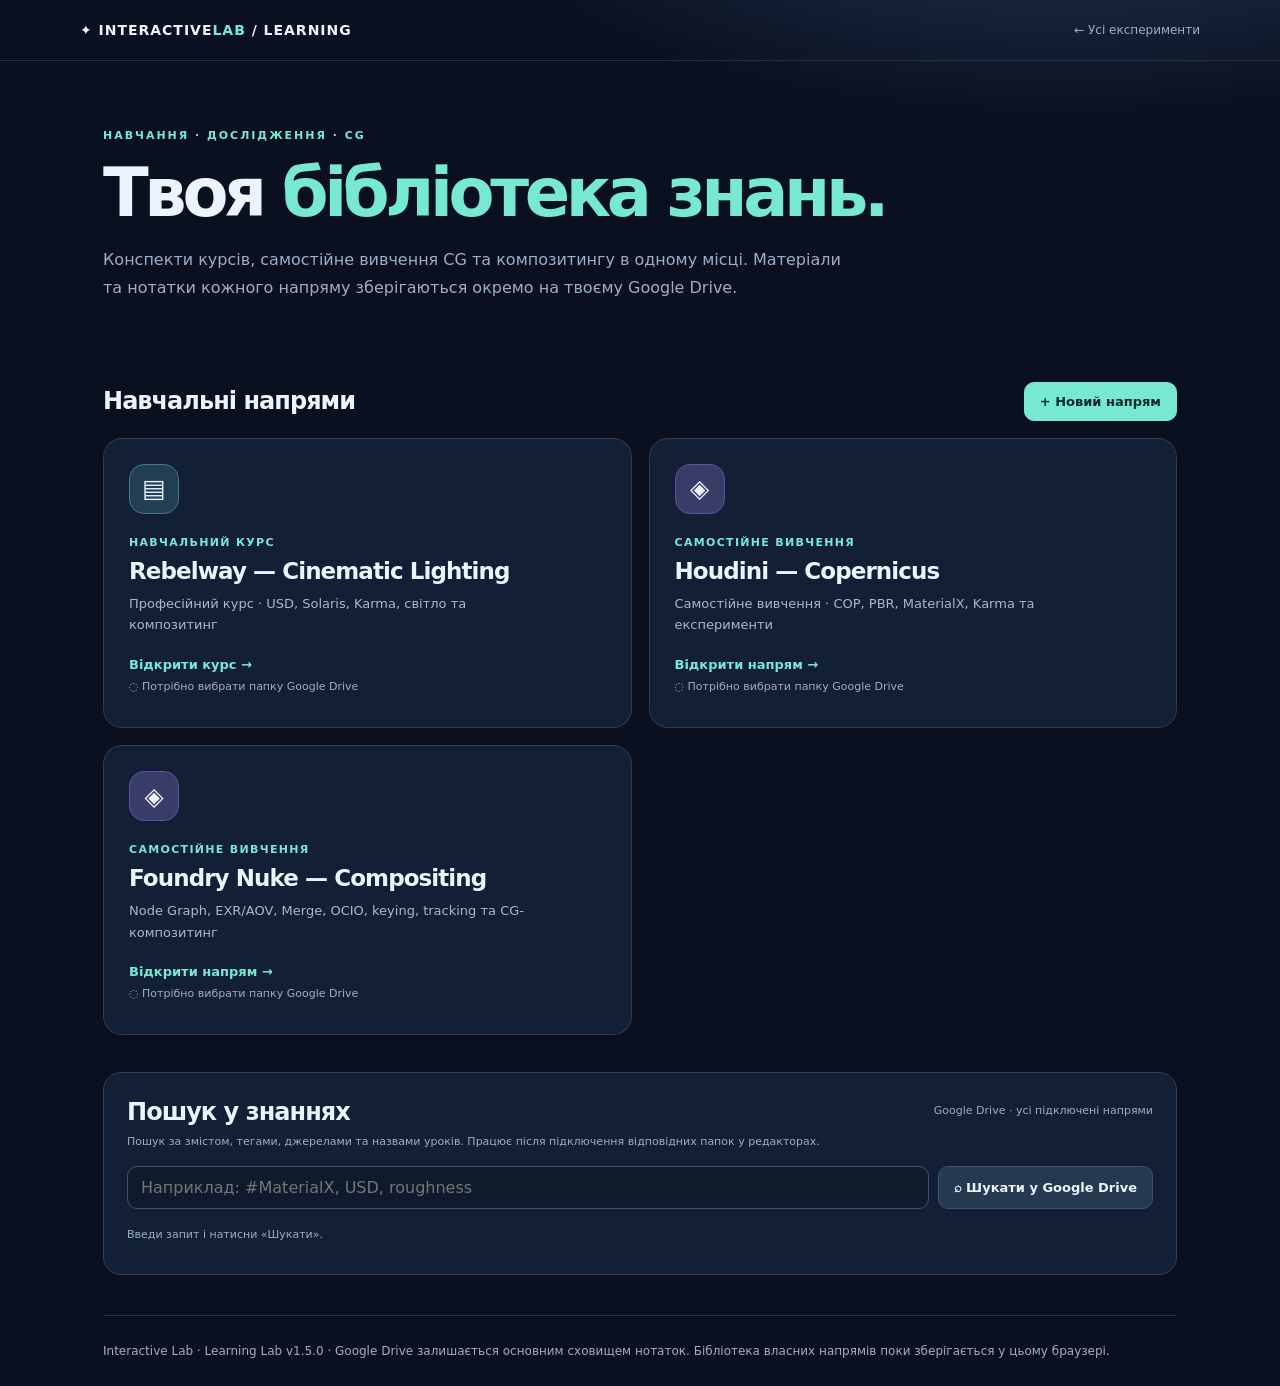
<file: learning-lab/index.html>
<!doctype html>
<html lang="uk">
<head>
<link rel="icon" type="image/svg+xml" href="../favicon.svg">
<meta charset="utf-8"><meta name="viewport" content="width=device-width,initial-scale=1">
<meta name="theme-color" content="#0b1020">
<title>Learning Lab · Interactive Lab</title>
<style>
:root{font-family:Inter,system-ui,-apple-system,Segoe UI,sans-serif;color-scheme:dark;--bg:#0b1020;--surface:#131f34;--surface2:#1a2b43;--line:#304059;--text:#eaf4ff;--muted:#9aafc9;--mint:#77e8d2}
*{box-sizing:border-box}body{margin:0;background:radial-gradient(ellipse 65% 25% at 83% -10%,#213a58,transparent 75%),var(--bg);color:var(--text);min-height:100vh}a{color:inherit;text-decoration:none}button,input,select{font:inherit}button{border:1px solid #3b536d;background:#253950;color:var(--text);border-radius:10px;padding:11px 15px;cursor:pointer;font-size:13px;font-weight:700}button:hover{background:#34546c}.primary{background:var(--mint);border-color:var(--mint);color:#0c2831}.primary:hover{background:#b4f9e9}
header{border-bottom:1px solid #ffffff20;padding:22px max(22px,calc((100vw - 1120px)/2));display:flex;justify-content:space-between;align-items:center;gap:15px}.brand{font-size:14px;letter-spacing:.07em;font-weight:900}.brand b{color:var(--mint)}.return{font-size:12px;color:var(--muted)}
.wrap{max-width:1120px;padding:0 23px;margin:auto}.hero{padding:68px 0 39px}.eyebrow{color:var(--mint);font-size:11px;text-transform:uppercase;letter-spacing:.18em;font-weight:850}.hero h1{font-size:clamp(40px,6vw,67px);line-height:1.05;letter-spacing:-.065em;margin:16px 0 18px}.hero h1 em{font-style:normal;color:var(--mint)}.lead{color:var(--muted);max-width:750px;line-height:1.7;font-size:16px}
.section-head{display:flex;justify-content:space-between;align-items:center;gap:15px;flex-wrap:wrap;margin:26px 0 17px}h2{font-size:24px;letter-spacing:-.04em;margin:0}
.grid{display:grid;grid-template-columns:repeat(2,minmax(0,1fr));gap:17px}.project{display:block;background:var(--surface);border:1px solid #ffffff20;border-radius:19px;padding:25px;min-height:245px;position:relative;transition:border-color .15s,transform .15s}.project:hover{border-color:#76ddcd90;transform:translateY(-2px)}.iconbox{width:50px;height:50px;display:grid;place-items:center;font-size:25px;background:#213e53;border:1px solid #48788a;border-radius:15px;margin-bottom:22px}.project.cop .iconbox{background:#393c67;border-color:#5656a1}.meta{color:var(--mint);font-size:11px;font-weight:800;text-transform:uppercase;letter-spacing:.12em}.project h3{font-size:23px;letter-spacing:-.04em;margin:9px 0}.project p{color:#a8b9cf;line-height:1.65;font-size:13px;max-width:425px;margin:0}.link{color:var(--mint);font-weight:800;font-size:13px;display:block;margin-top:21px}.small{font-size:11px;color:var(--muted);margin:7px 0;line-height:1.5}
.searchbox{border:1px solid var(--line);border-radius:18px;background:var(--surface);padding:23px;margin:37px 0}.searchrow{display:flex;gap:9px;flex-wrap:wrap;margin-top:16px}.searchrow input{flex:1;min-width:220px;background:#0f1b2d;color:var(--text);border:1px solid #40546b;border-radius:10px;padding:11px 13px;outline:none}.searchrow input:focus{border-color:var(--mint)}.results{margin-top:18px}.hit{display:block;margin:10px 0;padding:14px 16px;background:var(--surface2);border:1px solid #344b64;border-radius:12px}.hit:hover{border-color:var(--mint)}.hit b{display:block;margin-bottom:6px;font-size:14px}.hit p{font-size:13px;line-height:1.5;white-space:pre-wrap;color:#b6c8dd;max-height:70px;overflow:hidden;margin:5px 0}.hit span{font-size:11px;color:var(--mint)}
.footer{margin-top:40px;padding:28px 0;border-top:1px solid #ffffff21;color:var(--muted);font-size:12px}
dialog{width:min(480px,calc(100vw - 30px));border:1px solid #45627d;border-radius:17px;background:#17263c;color:var(--text);padding:24px}dialog::backdrop{background:#000b}dialog h2{margin:0 0 14px}dialog label{font-size:12px;color:var(--muted);display:block;margin:15px 0 6px}dialog input,dialog select{width:100%;background:#0d1b2e;border:1px solid #476079;color:var(--text);padding:11px;border-radius:10px}.buttons{display:flex;gap:9px;flex-wrap:wrap;margin-top:21px}
@media(max-width:650px){.grid{grid-template-columns:1fr}.hero{padding:43px 0 22px}.project{min-height:0}.searchrow button{width:100%}}
</style>
<script src="https://accounts.google.com/gsi/client" async defer></script>
</head>
<body>
<header><a href="../" class="brand">✦ INTERACTIVE<b>LAB</b> / LEARNING</a><a href="../" class="return">← Усі експерименти</a></header>
<div class="wrap">
<section class="hero"><div class="eyebrow">Навчання · Дослідження · CG</div><h1>Твоя <em>бібліотека знань.</em></h1><p class="lead">Конспекти курсів, самостійне вивчення CG та композитингу в одному місці. Матеріали та нотатки кожного напряму зберігаються окремо на твоєму Google Drive.</p></section>
<div class="section-head"><h2>Навчальні напрями</h2><button id="add" class="primary">+ Новий напрям</button></div>
<div class="grid" id="catalog"></div>
<section class="searchbox"><div class="section-head" style="margin:0"><h2>Пошук у знаннях</h2><span class="small">Google Drive · усі підключені напрями</span></div><p class="small">Пошук за змістом, тегами, джерелами та назвами уроків. Працює після підключення відповідних папок у редакторах.</p><div class="searchrow"><input id="search" placeholder="Наприклад: #MaterialX, USD, roughness" aria-label="Пошуковий запит"><button id="runSearch">⌕ Шукати у Google Drive</button></div><div class="results" id="results"><p class="small">Введи запит і натисни «Шукати».</p></div></section>
<footer class="footer">Interactive Lab · Learning Lab v1.5.0 · Google Drive залишається основним сховищем нотаток. Бібліотека власних напрямів поки зберігається у цьому браузері.</footer>
</div>
<dialog id="newProject"><h2>Новий навчальний напрям</h2><p class="small">Назва й тип зберігаються в цьому браузері. Самі нотатки після підключення зберігатимуться на Google Drive.</p><label for="newName">Назва</label><input id="newName" placeholder="Наприклад, Houdini — Shaders" maxlength="120"><label for="newType">Тип навчання</label><select id="newType"><option value="topic">Самостійне вивчення · Теми → Матеріали</option><option value="course">Курс · Тижні → Уроки</option></select><div class="buttons"><button id="createProject" class="primary">Створити</button><button id="cancel">Скасувати</button></div><p class="small">Для цього напряму потрібно буде створити окрему папку на Google Drive й обрати її в налаштуваннях редактора.</p></dialog>
<script>
(()=>{
"use strict";
const $=id=>document.getElementById(id);
const esc=s=>String(s??"").replace(/[&<>"']/g,c=>({"&":"&amp;","<":"&lt;",">":"&gt;",'"':"&quot;","'":"&#39;"}[c]));
const presets=[
{id:"rebelway",name:"Rebelway — Cinematic Lighting",type:"course",description:"Професійний курс · USD, Solaris, Karma, світло та композитинг",folderName:"Rebelway — Cinematic Lighting"},
{id:"copernicus",name:"Houdini — Copernicus",type:"topic",description:"Самостійне вивчення · COP, PBR, MaterialX, Karma та експерименти",folderName:"Houdini — Copernicus"},
{id:"nuke",name:"Foundry Nuke — Compositing",type:"topic",description:"Node Graph, EXR/AOV, Merge, OCIO, keying, tracking та CG-композитинг",folderName:"Foundry Nuke — Compositing"}
];
const getCustom=()=>{try{const c=JSON.parse(localStorage.getItem("ll-catalog-v2")||"[]");return Array.isArray(c)?c:[];}catch(e){return [];}};
const projects=()=>presets.concat(getCustom());
const configFor=p=>{try{return JSON.parse(localStorage.getItem(p.id==="rebelway"?"ll-config-v1":"ll-config-v2-"+p.id)||"{}");}catch(e){return {};}};
const link=p=>"./workspace.html?project="+encodeURIComponent(p.id);
function render(){
 $("catalog").innerHTML=projects().map(p=>'<a class="project '+(p.type==="topic"?"cop":"")+'" href="'+esc(link(p))+'"><div class="iconbox">'+(p.type==="topic"?"◈":"▤")+'</div><div class="meta">'+(p.type==="topic"?"Самостійне вивчення":"Навчальний курс")+'</div><h3>'+esc(p.name)+'</h3><p>'+esc(p.description||(p.type==="topic"?"Теми → Матеріали → Нотатки":"Тижні → Уроки → Нотатки"))+'</p><span class="link">Відкрити '+(p.type==="topic"?"напрям":"курс")+' →</span><div class="small">'+(configFor(p).folderId?"☁ Папку Drive вибрано":"◌ Потрібно вибрати папку Google Drive")+'</div></a>').join("");
}
$("add").onclick=()=>{$("newName").value="";$("newProject").showModal();$("newName").focus();};
$("cancel").onclick=()=>$("newProject").close();
$("createProject").onclick=()=>{
 const name=$("newName").value.trim(),type=$("newType").value;if(!name){$("newName").focus();return;}
 const list=getCustom(),id="custom-"+(crypto.randomUUID?crypto.randomUUID():Date.now()+"-"+Math.random().toString(36).slice(2));
 list.push({id,name,type,description:"Власний навчальний напрям"});localStorage.setItem("ll-catalog-v2",JSON.stringify(list));$("newProject").close();render();location.href=link({id});
};
function setResult(text){$("results").textContent=text;}
const legacy=()=>{try{return JSON.parse(localStorage.getItem("ll-config-v1")||"{}");}catch(e){return {};}};
const shared=()=>{try{return JSON.parse(localStorage.getItem("ll-oauth-v2")||"{}");}catch(e){return {};}};
async function token(){
 const clientId=shared().client||legacy().client;
 if(!clientId)throw Error("Спершу налаштуй Google Cloud в одному з напрямів.");
 if(!window.google?.accounts?.oauth2)throw Error("Скрипт входу Google ще завантажується. Спробуй ще раз.");
 return new Promise((resolve,reject)=>{
  google.accounts.oauth2.initTokenClient({client_id:clientId,scope:"https://www.googleapis.com/auth/drive.file",callback:r=>r.error?reject(Error(r.error)):resolve(r.access_token)}).requestAccessToken({prompt:""});
 });
}
async function api(path,auth){
 const r=await fetch("https://www.googleapis.com/drive/v3/"+path,{headers:{Authorization:"Bearer "+auth}});
 if(!r.ok)throw Error("Google Drive HTTP "+r.status);
 return r.json();
}
$("runSearch").onclick=async()=>{
 const term=$("search").value.trim().toLowerCase();if(term.length<2){setResult("Введи принаймні 2 символи.");return;}
 $("runSearch").disabled=true;setResult("Шукаємо у підключених папках…");
 try{
  const auth=await token(),hits=[],errors=[];let checked=0,connected=0;
  for(const p of projects()){
   const folder=configFor(p).folderId;
   if(!folder)continue;
   connected++;
   try{
    const q="'"+folder.replace(/'/g,"\\'")+"' in parents and name = 'course.json' and trashed = false";
    const files=await api("files?q="+encodeURIComponent(q)+"&fields=files(id,name)&pageSize=50",auth);
    const id=files.files?.[0]?.id;if(!id)continue;
    const course=await api("files/"+encodeURIComponent(id)+"?alt=media",auth);checked++;
    for(const w of course.weeks||[])for(const l of w.lessons||[]){
     const matchTitle=[p.name,w.name,l.name,l.source,l.url,l.version].join(" ").toLowerCase().includes(term);
     const ns=(l.notes||[]).filter(n=>matchTitle||[n.text,n.tags,n.time].join(" ").toLowerCase().includes(term));
     for(const n of ns.slice(0,100))hits.push({p,w,l,n});
     if(matchTitle&&ns.length===0)hits.push({p,w,l,n:null});
    }
   }catch(e){errors.push(p.name+" ("+e.message+")");}
  }
  const container=$("results");container.innerHTML="";
  const summary=document.createElement("p");summary.className="small";
  summary.textContent="Знайдено: "+hits.length+" · перевірено "+checked+" з "+connected+" підключених напрямів"+(errors.length?" · помилки: "+errors.join(", "):"");
  container.appendChild(summary);
  if(!connected){const p=document.createElement("p");p.className="small";p.textContent="Підключи Google Drive у кожному напрямі, щоб шукати в його нотатках.";container.appendChild(p);}
  for(const h of hits.slice(0,100)){
   const a=document.createElement("a");a.className="hit";
   a.href=link(h.p)+"&lesson="+encodeURIComponent(h.l.id);
   const title=document.createElement("b");title.textContent=h.p.name+" / "+h.w.name+" / "+h.l.name;
   const body=document.createElement("p");body.textContent=h.n?.text||"Матеріал без нотаток";
   const tag=document.createElement("span");tag.textContent=h.n?.tags||h.l.source||"Відкрити матеріал";
   a.append(title,body,tag);container.appendChild(a);
  }
  if(!hits.length&&connected){const p=document.createElement("p");p.className="small";p.textContent="Нічого не знайдено. Перевір теги або формулювання.";container.appendChild(p);}
 }catch(e){setResult("Не вдалося виконати пошук: "+e.message);}
 finally{$("runSearch").disabled=false;}
};
$("search").onkeydown=e=>{if(e.key==="Enter")$("runSearch").click();};
render();
})();
</script>
</body></html>
</file>
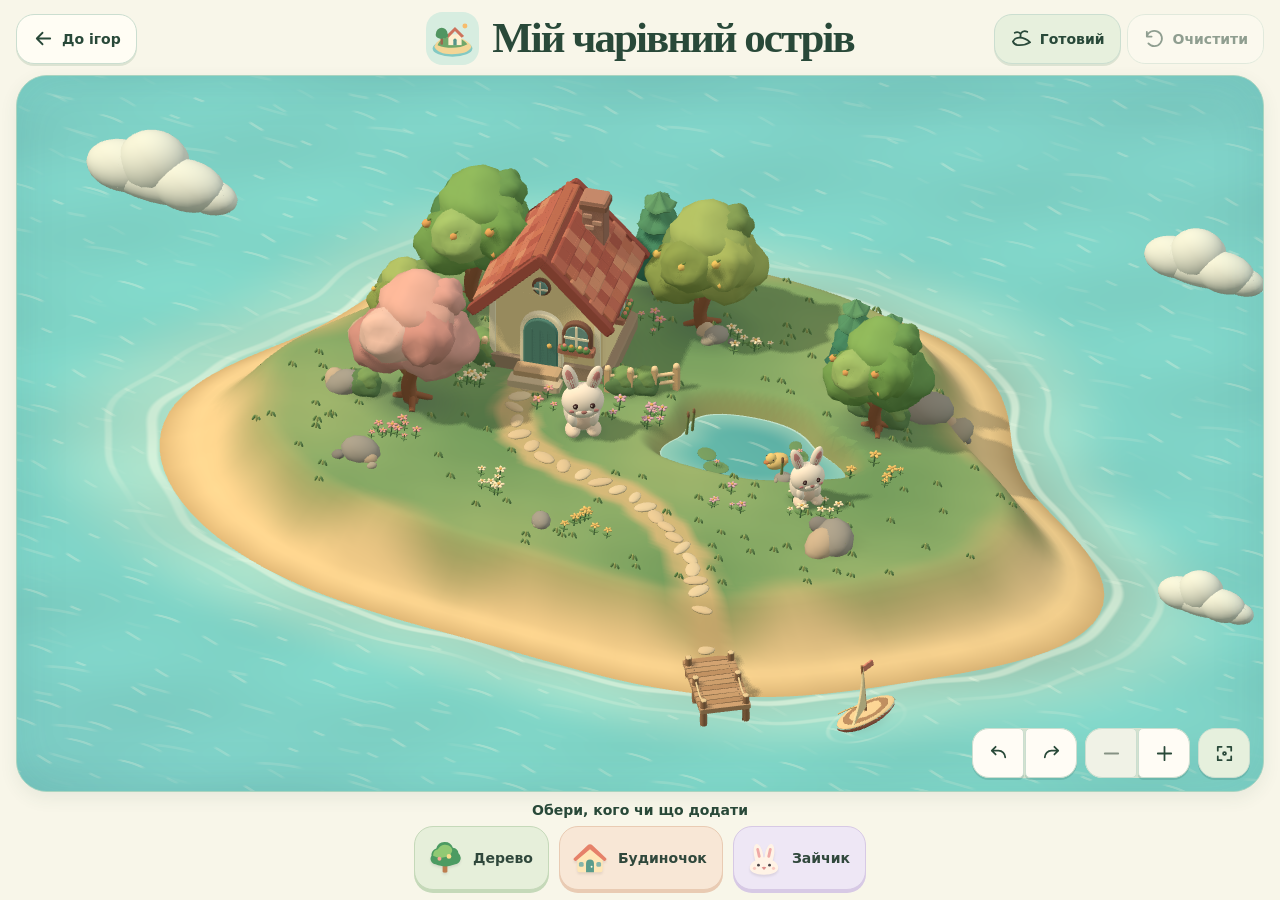
<file: kids-games/magic-island/index.html>
<!doctype html>
<html lang="uk">
<head>
  <meta charset="utf-8">
  <meta name="viewport" content="width=device-width, initial-scale=1, viewport-fit=cover">
  <meta name="theme-color" content="#f8f6e9">
  <meta name="description" content="Казковий 3D-острів, де можна садити дерева, ставити будиночки та знайомитися із зайчиками.">
  <title>Мій чарівний острів</title>
  <link rel="icon" href="./island.svg" type="image/svg+xml">
  <link rel="stylesheet" href="./style.css">
</head>
<body>
  <main class="game">
    <header class="top">
      <a class="control back" href="../" aria-label="До ігор"><svg viewBox="0 0 24 24" aria-hidden="true"><path d="M19 12H5m6 6-6-6 6-6"/></svg><span>До ігор</span></a>
      <div class="heading"><img src="./island.svg" alt="" width="53" height="53"><h1>Мій чарівний острів</h1></div>
      <div class="world-controls">
        <button type="button" class="control world" id="world" disabled aria-haspopup="dialog" aria-label="Обрати острів"><svg viewBox="0 0 24 24" aria-hidden="true"><path d="M3 15c2-3 4-4 7-4 5 0 8 2 11 5-3 2-7 3-11 3-3 0-6-1-7-4Zm8-4V7m0 0C9 5 7 5 5 6m6 1c2-3 5-3 7-2"/></svg><span id="world-label">Готовий</span></button>
        <button type="button" class="control reset" id="reset" disabled aria-label="Очистити мої додавання"><svg viewBox="0 0 24 24" aria-hidden="true"><path d="M4 10a8 8 0 1 1 1.6 7.1M4 5v5h5"/></svg><span>Очистити</span></button>
      </div>
    </header>

    <section class="stage" aria-label="Ігрове поле">
      <canvas id="island" tabindex="0" aria-label="Тривимірний острів" aria-describedby="keyboard"></canvas>
      <span id="keyboard" class="sr-only">Стрілками переміщуй позначку по землі. Натисни Enter або пробіл, щоб торкнутися острова. Кнопки після поля повертають і наближають острів.</span>
      <p class="loading" id="loading" role="status">Острів прокидається…</p>
      <noscript><p class="loading">Увімкни JavaScript у браузері, щоб відкрити острів.</p></noscript>
    </section>

    <div class="view" role="group" aria-label="Керування камерою" hidden>
      <div class="view-pair">
        <button type="button" id="left" class="control" aria-label="Повернути острів ліворуч"><svg viewBox="0 0 24 24" aria-hidden="true"><path d="M19 16a7 7 0 0 0-7-7H5m4-4L5 9l4 4"/></svg></button>
        <button type="button" id="right" class="control" aria-label="Повернути острів праворуч"><svg viewBox="0 0 24 24" aria-hidden="true"><path d="M5 16a7 7 0 0 1 7-7h7m-4-4 4 4-4 4"/></svg></button>
      </div>
      <div class="view-pair">
        <button type="button" id="zoom-out" class="control" aria-label="Віддалити острів"><svg viewBox="0 0 24 24" aria-hidden="true"><path d="M5 12h14"/></svg></button>
        <button type="button" id="zoom-in" class="control" aria-label="Наблизити острів"><svg viewBox="0 0 24 24" aria-hidden="true"><path d="M5 12h14m-7-7v14"/></svg></button>
      </div>
      <button type="button" id="fit" class="control" aria-label="Показати весь острів"><svg viewBox="0 0 24 24" aria-hidden="true"><path d="M9 5H5v4m10-4h4v4M5 15v4h4m10-4v4h-4"/><circle cx="12" cy="12" r="1.5"/></svg></button>
    </div>

    <section class="dock" aria-label="Додати на острів">
      <p id="hint" role="status">Обери, кого чи що додати</p>
      <div class="tools">
        <button class="piece tree" type="button" data-piece="tree" aria-pressed="false" disabled>
          <svg viewBox="0 0 48 48" aria-hidden="true"><path fill="#bd7c4e" d="M21 29h6v12c0 2-6 2-6 0z"/><path fill="#4c9b62" d="M12 32a7 7 0 0 1-5-11 8 8 0 0 1 6-9 11 11 0 0 1 21-1 8 8 0 0 1 7 7 8 8 0 0 1-4 14c-8 3-15 4-25 0z"/><path fill="#91c974" d="M9 21a8 8 0 0 1 6-8 10 10 0 0 1 17-2c2 3 1 6-2 9A19 19 0 0 1 9 21z"/><circle fill="#f9dd8c" cx="29" cy="22" r="3"/><circle fill="#f7a892" cx="17" cy="25" r="2.5"/></svg>
          <span>Дерево</span>
        </button>
        <button class="piece house" type="button" data-piece="house" aria-pressed="false" disabled>
          <svg viewBox="0 0 48 48" aria-hidden="true"><path fill="#ffe7b6" d="M8 24 24 12l16 12v15a3 3 0 0 1-3 3H11a3 3 0 0 1-3-3z"/><path fill="#e68169" d="M4 24 21 8a4 4 0 0 1 6 0l17 16a2 2 0 0 1-3 3L24 13 7 27a2 2 0 0 1-3-3z"/><path fill="#5b9c8c" d="M19 31a5 5 0 0 1 10 0v11H19z"/><circle fill="#fffcdf" cx="26" cy="35" r="1.2"/><rect width="6" height="6" x="10" y="29" rx="2" fill="#85b5aa"/><rect width="6" height="6" x="32" y="29" rx="2" fill="#85b5aa"/></svg>
          <span>Будиночок</span>
        </button>
        <button class="piece bunny" type="button" data-piece="bunny" aria-pressed="false" disabled>
          <svg viewBox="0 0 48 48" aria-hidden="true"><path fill="#fff3e6" d="M13 27C7 8 15 1 20 11c2 3 3 8 3 12h2c0-4 1-9 3-12 5-10 13-3 7 16 4 2 7 5 7 9 0 6-7 9-18 9S6 42 6 36c0-4 3-7 7-9z"/><path d="M16 13l2 9m14-9-2 9" stroke="#efa9a6" stroke-width="3.5" stroke-linecap="round"/><circle cx="17" cy="33" r="1.8" fill="#4a4344"/><circle cx="31" cy="33" r="1.8" fill="#4a4344"/><path fill="#df8f8c" d="M21 36q3-2 6 0l-3 3z"/><circle cx="12" cy="37" r="2" fill="#facac0"/><circle cx="36" cy="37" r="2" fill="#facac0"/></svg>
          <span>Зайчик</span>
        </button>
      </div>
    </section>
  </main>

  <dialog id="world-menu" aria-labelledby="world-title">
    <form method="dialog">
      <h2 id="world-title">Обери острів</h2>
      <div class="world-options">
        <button type="submit" value="ready"><strong>Готовий</strong><span>Будиночок, дерева й зайчики</span></button>
        <button type="submit" value="empty"><strong>Порожній</strong><span>Велика галявина для твоїх ідей</span></button>
        <button type="submit" value="regenerate"><strong>Інший острів</strong><span>Нова форма берега й галявини</span></button>
        <button type="submit" class="return-option" value="cancel" autofocus>Назад</button>
      </div>
    </form>
  </dialog>

  <dialog id="confirm" aria-labelledby="confirm-title">
    <form method="dialog">
      <h2 id="confirm-title">Очистити мої додавання?</h2>
      <p id="confirm-detail">Дерева, будиночки й зайчики, які ти додав, зникнуть.</p>
      <div class="dialog-actions">
        <button type="submit" value="cancel" autofocus>Залишити</button>
        <button id="confirm-action" type="submit" value="apply">Очистити</button>
      </div>
    </form>
  </dialog>
  <script type="module" src="./game.js"></script>
</body>
</html>
</file>
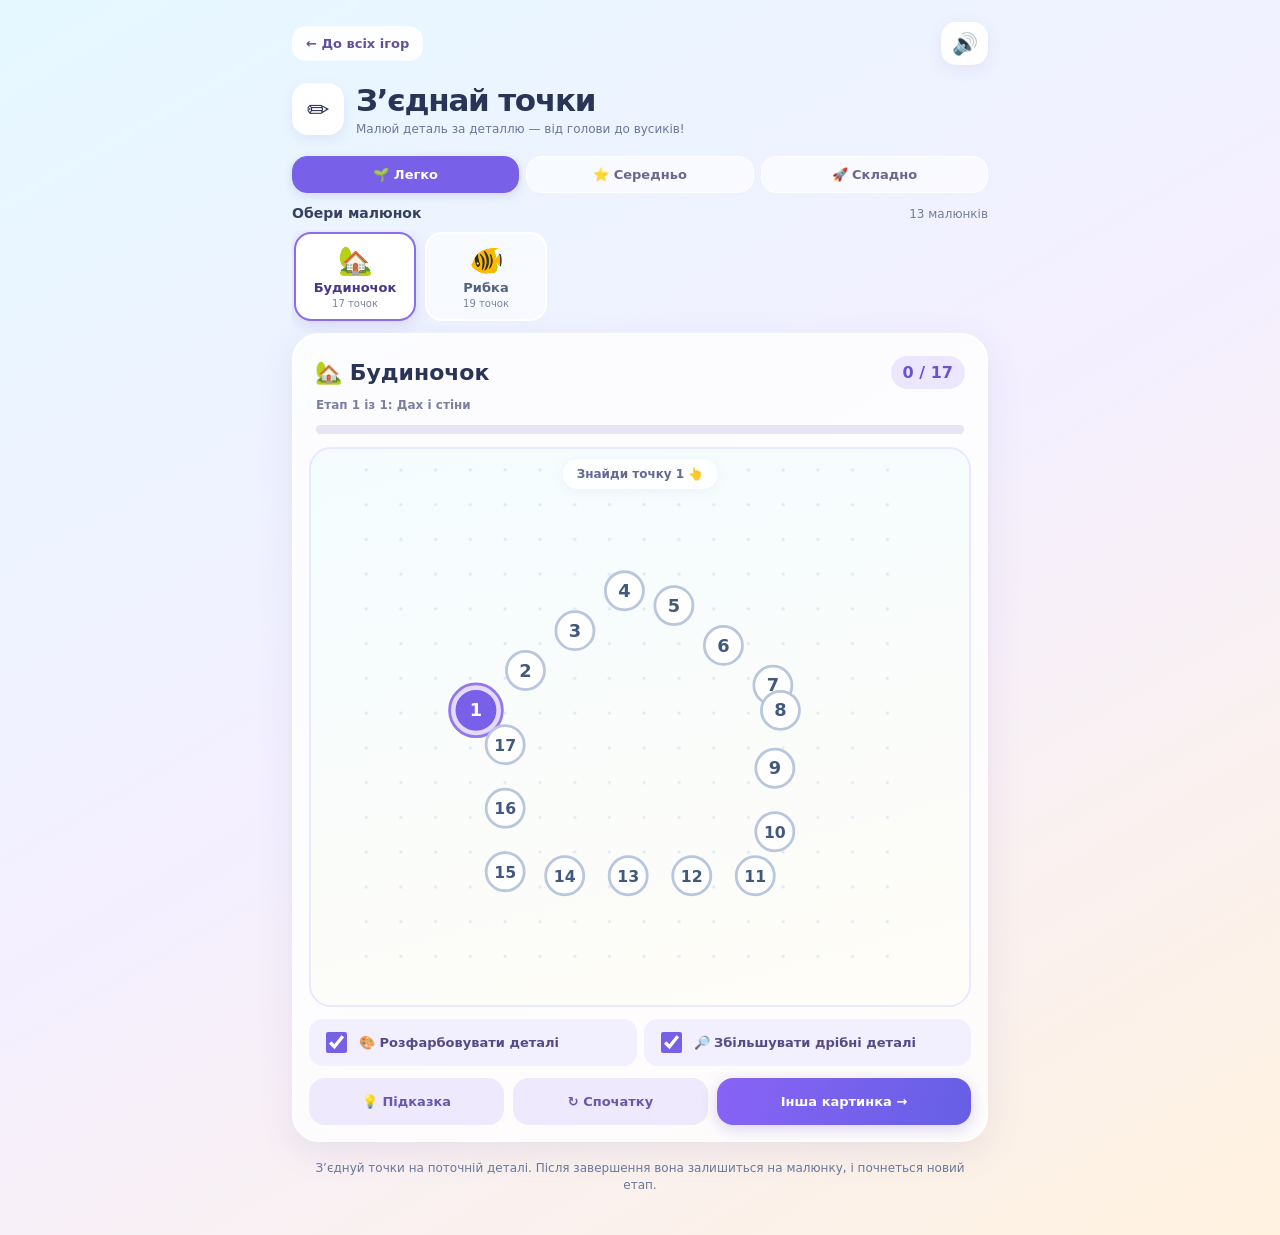
<file: kids-games/dots.html>
<!doctype html>
<html lang="uk">
<head>
<meta charset="utf-8">
<meta name="viewport" content="width=device-width,initial-scale=1,viewport-fit=cover">
<meta name="theme-color" content="#e5f7ff">
<meta name="description" content="Складна гра за точками: малюй голову кота, вушка, очі, носик і вусики по черзі. Заливку кольором можна вимкнути.">
<title>З’єднай точки — Мій маленький світ</title>
<style>
:root{font-family:ui-rounded,'Trebuchet MS',system-ui,sans-serif;color:#293456}
*{box-sizing:border-box}html,body{margin:0;min-height:100%;background:#e7f4ff}
body{background:linear-gradient(150deg,#e5f8ff,#f4efff 50%,#fff2df)}
button{font:inherit;cursor:pointer;-webkit-tap-highlight-color:transparent}
button:focus-visible,a:focus-visible{outline:3px solid #6853d4;outline-offset:3px}
#app{width:min(100%,740px);margin:auto;padding:clamp(12px,3vw,22px);min-height:100svh}
.topnav{display:flex;align-items:center;justify-content:space-between;margin-bottom:17px;gap:10px}
.back{display:inline-flex;gap:7px;align-items:center;background:#ffffffde;border-radius:14px;padding:10px 14px;color:#62509c;text-decoration:none;font-weight:800;font-size:13px}
.sound{background:white;border:0;border-radius:15px;width:47px;height:43px;font-size:21px;box-shadow:0 4px 15px #6370a319}
.heading{display:flex;gap:12px;align-items:center;margin-bottom:20px}
.heading .logo{display:grid;place-items:center;width:52px;height:52px;border-radius:16px;background:white;font-size:27px;flex:none;box-shadow:0 5px 13px #6872aa1a}
h1{font-size:clamp(23px,5vw,31px);margin:0;letter-spacing:-.04em}.sub{margin:4px 0 0;font-size:12px;color:#68779a}
.toolbar{display:flex;gap:7px;margin-bottom:12px;flex-wrap:wrap}
.filter{background:#ffffff9c;color:#6e658f;border:1.5px solid #ffffff;padding:10px 13px;border-radius:15px;font-weight:800;font-size:13px;flex:1;min-width:75px}
.filter[aria-pressed=true]{background:#7860e9;border-color:#7860e9;color:white;box-shadow:0 3px 10px #7064c430}
.leveltitle{display:flex;justify-content:space-between;align-items:baseline;gap:10px;margin-bottom:9px;font-size:12px;color:#727e9b}
.leveltitle strong{color:#364061;font-size:14px}
.levels{display:flex;gap:9px;overflow-x:auto;scrollbar-width:thin;scrollbar-color:#a4a5de transparent;padding:2px 2px 12px;scroll-snap-type:x proximity}
.level{scroll-snap-align:center;position:relative;min-width:122px;max-width:126px;border:2px solid white;background:#fff9;border-radius:17px;padding:10px 7px;display:flex;flex-direction:column;align-items:center;gap:3px;color:#55627f}
.level[aria-pressed=true]{border-color:#8a6df3;background:#fff;box-shadow:0 4px 15px #7051c32b;color:#483584}
.level .em{font-size:28px}.level .nm{font-size:13px;font-weight:900}.level .count{font-size:10px;color:#7984a2}.level .check{position:absolute;top:7px;right:8px;color:#20b98c;font-size:15px}
.panel{background:#ffffffcf;padding:clamp(10px,2vw,15px);border-radius:27px;border:2px solid #fff;box-shadow:0 10px 35px #6761a51d}
.stagehead{display:flex;justify-content:space-between;align-items:center;gap:10px;padding:6px 6px 9px}
.stagehead strong{font-size:clamp(17px,3.6vw,22px)}.pointscount{background:#ece7ff;color:#6b51d3;padding:7px 12px;border-radius:99px;font-weight:900;font-variant-numeric:tabular-nums;white-space:nowrap}
.phase{font-size:12px;font-weight:800;color:#7c80a0;margin:0 7px 10px;min-height:17px}
.barback{height:9px;border-radius:999px;background:#e5e5f5;overflow:hidden;margin:0 7px 13px}.bar{height:100%;width:0;background:linear-gradient(90deg,#8061f2,#57d3b2);border-radius:999px;transition:width .2s}
.scene{position:relative;aspect-ratio:1/1;border:2px solid #e8e9ff;border-radius:22px;overflow:hidden;background:linear-gradient(165deg,#f4fcff,#fffdf7);user-select:none;-webkit-user-select:none}
.scene svg{width:100%;height:100%;display:block;touch-action:none}
.nextRing{animation:pulse 1.2s infinite;transform-box:fill-box;transform-origin:center}@keyframes pulse{50%{opacity:.5;transform:scale(1.2)}}
.hint{position:absolute;top:10px;left:50%;transform:translateX(-50%);pointer-events:none;white-space:nowrap;max-width:90%;font-size:12px;font-weight:850;text-align:center;background:#ffffffee;color:#626993;padding:8px 14px;border-radius:30px;box-shadow:0 2px 12px #7272bd15}
.scene.complete .hint{background:#d8ffed;color:#237b59}
.toast{position:absolute;left:50%;top:51%;transform:translate(-50%,-50%);background:#fff;color:#6550b0;border:2px solid #baa7f5;border-radius:16px;padding:12px 18px;font-weight:900;pointer-events:none;opacity:0;text-align:center;z-index:4;white-space:normal;max-width:90%;min-width:185px}.toast.show{animation:toast .95s both}@keyframes toast{0%{opacity:0;transform:translate(-50%,-40%) scale(.8)}20%,75%{opacity:1;transform:translate(-50%,-50%) scale(1)}100%{opacity:0;transform:translate(-50%,-65%) scale(.95)}}
.spark{position:absolute;left:50%;top:50%;font-size:25px;pointer-events:none;animation:confetti 1.35s forwards;z-index:5}@keyframes confetti{0%{opacity:0;transform:scale(.4)}15%{opacity:1}100%{opacity:0;transform:translate(var(--x),var(--y)) rotate(var(--r)) scale(1.1)}}
 .options{display:flex;gap:7px;flex-wrap:wrap;margin-top:12px}
.color-choice{display:flex;align-items:center;flex:1;min-width:225px;gap:9px;min-height:43px;padding:10px 13px;border-radius:14px;background:#f2efff;color:#564a87;font-weight:800;font-size:13px;cursor:pointer}
.color-choice input{width:21px;height:21px;accent-color:#7660e4;flex:none;cursor:pointer}
.actions{display:flex;gap:9px;margin-top:12px;flex-wrap:wrap}
.action{border:0;padding:12px 13px;min-height:47px;border-radius:16px;font-size:13px;font-weight:900;color:#6658ad;background:#eee9fc;flex:1}
.action.primary{background:linear-gradient(110deg,#8963f5,#655fe5);color:white;flex:1.35;box-shadow:0 4px 16px #7763df42}
.note{font-size:12px;color:#68779a;text-align:center;padding:6px 9px;line-height:1.45}
.finish-art{animation:artin .45s cubic-bezier(.2,.9,.3,1)}@keyframes artin{from{opacity:0;transform:scale(.94);transform-origin:200px 200px}to{opacity:1;transform:scale(1);transform-origin:200px 200px}}
@media(max-width:390px){.level{min-width:106px}.action{padding:10px 8px;font-size:12px}.heading .logo{width:46px;height:46px}.stagehead strong{font-size:16px}}
@media(min-width:720px){.scene{max-height:560px}.panel{display:flex;flex-direction:column}.scene svg{max-height:560px}}
@media(prefers-reduced-motion:reduce){*,*::before,*::after{animation-duration:.01ms!important;transition-duration:.01ms!important}}
</style>
</head>
<body>
<main id="app">
  <div class="topnav"><a class="back" href="./">← До всіх ігор</a><button type="button" id="sound" class="sound" aria-label="Вимкнути звук">🔊</button></div>
  <div class="heading"><div class="logo" aria-hidden="true">✏️</div><div><h1>З’єднай точки</h1><p class="sub">Малюй деталь за деталлю — від голови до вусиків!</p></div></div>
  <div class="toolbar" role="group" aria-label="Складність">
    <button class="filter" data-difficulty="легко" aria-pressed="true">🌱 Легко</button>
    <button class="filter" data-difficulty="середньо" aria-pressed="false">⭐ Середньо</button>
    <button class="filter" data-difficulty="складно" aria-pressed="false">🚀 Складно</button>
  </div>
  <div class="leveltitle"><strong>Обери малюнок</strong><span id="totalLabel">13 картинок</span></div>
  <div class="levels" id="levels" aria-label="Перелік малюнків"></div>
  <section class="panel" aria-label="Гра">
    <div class="stagehead"><strong id="pictureName">🏡 Будиночок</strong><span class="pointscount" id="counter">0 / 20</span></div>
    <div class="phase" id="phase">Частина 1 із 1: контур</div>
    <div class="barback"><div class="bar" id="bar"></div></div>
    <div id="scene" class="scene">
      <svg id="drawing" viewBox="0 0 400 400" role="img" aria-label="Точки для малювання">
        <defs><pattern id="bgdots" width="25" height="25" patternUnits="userSpaceOnUse"><circle cx="3" cy="3" r="1.15" fill="#a4bfe7" opacity=".3"/></pattern></defs>
        <rect width="400" height="400" fill="url(#bgdots)"/>
        <g id="finished"></g><g id="trails"></g><line id="preview" style="display:none" stroke="#aa9de1" stroke-width="3" stroke-dasharray="5 7" stroke-linecap="round"/><g id="dots"></g>
      </svg>
      <div class="hint" id="hint">Почни з точки 1 👆</div><div class="toast" id="toast" aria-live="polite"></div>
    </div>
    <div class="options"><label class="color-choice"><input type="checkbox" id="colorMode" checked><span>🎨 Розфарбовувати деталі</span></label><label class="color-choice"><input type="checkbox" id="zoomMode" checked><span>🔎 Збільшувати дрібні деталі</span></label></div>
    <div class="actions"><button class="action" type="button" id="hintBtn">💡 Підказка</button><button class="action" type="button" id="resetBtn">↻ Спочатку</button><button class="action primary" type="button" id="nextBtn">Інша картинка →</button></div>
  </section>
  <p class="note" id="note">Спершу обведи одну деталь, потім переходь до наступної. Цифри починаються з 1 на кожному етапі.</p>
</main>
<script>
(()=>{
'use strict';
const $=id=>document.getElementById(id),NS='http://www.w3.org/2000/svg';
// Hand-drawn vector artwork is the source of truth: every dot is sampled from the exact path.
// Independent paths are separate drawing steps, so lines never jump across a picture.
const pictures=[
 {name:'Будиночок',emoji:'🏡',difficulty:'легко',parts:[
  {name:'Дах і стіни',d:'M 82 201 L 200 106 L 318 201 L 297 201 L 297 320 L 103 320 L 103 201 Z',n:17,fill:'#ffe3b0'}
 ],details:`<path d="M82 201L200 106L318 201L299 201L200 123L101 201Z" fill="#ec8d81"/>
 <rect x="173" y="241" width="54" height="79" rx="6" fill="#aa735c"/><circle cx="214" cy="285" r="4" fill="#ffe5a5"/>
 <rect x="117" y="232" width="44" height="43" rx="4" fill="#a7e2f8" stroke="#fff" stroke-width="5"/><path d="M139 233v40M119 254h40" stroke="#fff" stroke-width="4"/>
 <rect x="239" y="232" width="44" height="43" rx="4" fill="#a7e2f8" stroke="#fff" stroke-width="5"/><path d="M261 233v40M240 254h41" stroke="#fff" stroke-width="4"/>
 <path d="M62 337H340" stroke="#83d3a0" stroke-width="9" stroke-linecap="round"/><circle cx="335" cy="90" r="22" fill="#ffd56c"/>`},
 {name:'Рибка',emoji:'🐠',difficulty:'легко',parts:[
  {name:'Контур рибки',d:'M 123 199 L 65 143 L 65 255 L 123 199 C 185 139 267 139 331 187 Q 348 199 331 214 C 265 261 181 265 123 199 Z',n:19,fill:'#7fcfe9'}
 ],details:`<path d="M183 149Q212 194 183 250" stroke="#45a6c8" stroke-width="5" fill="none"/>
 <path d="M192 152Q214 108 251 140" fill="#58b8df" stroke="#368ba9" stroke-width="3"/>
 <path d="M192 248Q228 291 253 253" fill="#58b8df" stroke="#368ba9" stroke-width="3"/>
 <circle cx="287" cy="187" r="13" fill="white"/><circle cx="292" cy="188" r="6" fill="#2a455c"/><path d="M300 215q8 8 17-1" stroke="#378ba8" stroke-width="4" fill="none" stroke-linecap="round"/>
 <circle cx="306" cy="104" r="10" fill="none" stroke="#83d6f6" stroke-width="3"/><circle cx="328" cy="78" r="6" fill="none" stroke="#83d6f6" stroke-width="2"/>`},
 {name:'Котик',emoji:'🐱',difficulty:'складно',parts:[
  {name:'Кругла голова',d:'M 200 121 C 271 121 317 166 317 228 C 317 288 273 331 200 331 C 127 331 83 288 83 228 C 83 166 129 121 200 121 Z',n:22,fill:'#f9c8b9'},
  {name:'Ліве трикутне вушко',d:'M 110 159 L 91 75 L 168 129 Z',n:8,fill:'#f9c8b9'},
  {name:'Праве трикутне вушко',d:'M 232 129 L 309 75 L 290 159 Z',n:8,fill:'#f9c8b9'},
  {name:'Серединка лівого вушка',d:'M 117 138 L 104 95 L 150 128 Z',n:3,fill:'#e88b9a',stroke:'#d87988'},
  {name:'Серединка правого вушка',d:'M 250 128 L 296 95 L 283 138 Z',n:3,fill:'#e88b9a',stroke:'#d87988'},
  {name:'Носик-трикутник',d:'M 184 246 L 216 246 L 200 260 Z',n:3,fill:'#e57d95',stroke:'#d67591'},
  {name:'Ліве око',d:'M 155 194 A 12 18 0 1 1 131 194 A 12 18 0 1 1 155 194 Z',n:7,fill:'#fff'},
  {name:'Праве око',d:'M 269 194 A 12 18 0 1 1 245 194 A 12 18 0 1 1 269 194 Z',n:7,fill:'#fff'},
  {name:'Ліва зіниця',d:'M 149 198 A 5 9 0 1 1 139 198 A 5 9 0 1 1 149 198 Z',n:4,fill:'#45445b'},
  {name:'Права зіниця',d:'M 261 198 A 5 9 0 1 1 251 198 A 5 9 0 1 1 261 198 Z',n:4,fill:'#45445b'},
  {name:'Вусики зліва: верхні',d:'M 170 246 L 110 229',n:4,closed:false,stroke:'#996b78',strokeWidth:3},
  {name:'Вусики зліва: нижні',d:'M 170 264 L 105 274',n:4,closed:false,stroke:'#996b78',strokeWidth:3},
  {name:'Вусики справа: верхні',d:'M 230 246 L 290 229',n:4,closed:false,stroke:'#996b78',strokeWidth:3},
  {name:'Вусики справа: нижні',d:'M 230 264 L 295 274',n:4,closed:false,stroke:'#996b78',strokeWidth:3},
  {name:'Ротик ліворуч',d:'M 200 260 L 200 267 Q 188 282 175 269',n:5,closed:false,stroke:'#795c73',strokeWidth:4},
  {name:'Ротик праворуч',d:'M 200 267 Q 214 282 227 269',n:4,closed:false,stroke:'#795c73',strokeWidth:4}
 ],details:`<circle cx="134" cy="251" r="17" fill="#fa99aa" opacity=".29"/><circle cx="266" cy="251" r="17" fill="#fa99aa" opacity=".29"/>`},
 {name:'Квітка',emoji:'🌼',difficulty:'середньо',parts:[
  {name:'Пелюстки',d:'M 200 138 C 177 100 148 111 151 148 C 117 118 90 141 120 170 C 76 163 75 202 120 207 C 84 229 108 262 146 245 C 130 286 172 296 195 258 C 215 298 255 283 248 245 C 291 265 317 228 280 205 C 326 197 316 158 275 170 C 307 136 268 114 246 148 C 253 109 222 105 200 138 Z',n:25,fill:'#ffe08e'},
  {name:'Стебло',d:'M 198 253 Q 203 301 200 358',n:7,closed:false,stroke:'#4fbd83',strokeWidth:10}
 ],details:`<circle cx="200" cy="199" r="38" fill="#ffae61" stroke="#fba351" stroke-width="4"/><circle cx="188" cy="190" r="4" fill="#87552e"/><circle cx="212" cy="190" r="4" fill="#87552e"/><path d="M185 213Q200 226 215 213" stroke="#87552e" fill="none" stroke-width="3" stroke-linecap="round"/>
 <path d="M199 316Q173 289 146 307Q166 337 199 325M202 335Q228 308 255 325Q235 352 203 344" fill="#74c887" stroke="#409c65" stroke-width="3"/>`},
 {name:'Ракета',emoji:'🚀',difficulty:'середньо',parts:[
  {name:'Корпус і крила',d:'M 200 58 C 233 81 248 121 251 184 L 282 211 L 307 287 L 257 266 L 246 294 L 246 319 L 200 293 L 154 319 L 154 294 L 143 266 L 93 287 L 118 211 L 149 184 Q 152 103 200 58 Z',n:24,fill:'#b8c4fc'}
 ],details:`<path d="M169 110Q200 82 231 110" stroke="#ed8caa" stroke-width="12" fill="none" stroke-linecap="round"/>
 <circle cx="200" cy="168" r="34" fill="white" stroke="#677dcc" stroke-width="6"/><circle cx="200" cy="168" r="24" fill="#89d7f2"/>
 <rect x="177" y="231" width="46" height="15" rx="7" fill="#fbfbff" opacity=".9"/>
 <path d="M185 297Q184 351 200 368Q216 347 215 297Z" fill="#ffab70"/><path d="M192 300Q194 337 200 348Q207 336 208 300Z" fill="#ffeb90"/>
 <path d="M88 114l6 15 15 6-15 6-6 15-6-15-15-6 15-6Z M319 95l4 11 11 4-11 4-4 11-4-11-11-4 11-4Z" fill="#ffd574"/>`},
 {name:'Метелик',emoji:'🦋',difficulty:'середньо',parts:[
  {name:'Ліве крило',d:'M 195 205 C 168 173 152 105 111 92 C 66 76 54 144 95 180 C 125 208 164 210 195 205 Z',n:12,fill:'#fbb8e0'},
  {name:'Праве крило',d:'M 205 205 C 232 173 248 105 289 92 C 334 76 346 144 305 180 C 275 208 236 210 205 205 Z',n:12,fill:'#fbb8e0'},
  {name:'Нижні крила',d:'M 192 219 C 149 208 86 204 75 255 C 66 301 121 330 155 293 Q 179 264 192 219 Z',n:11,fill:'#d8b4fc'},
  {name:'Друге нижнє крило',d:'M 208 219 C 251 208 314 204 325 255 C 334 301 279 330 245 293 Q 221 264 208 219 Z',n:11,fill:'#d8b4fc'}
 ],details:`<ellipse cx="135" cy="148" rx="23" ry="32" fill="#ffe2a1"/><ellipse cx="265" cy="148" rx="23" ry="32" fill="#ffe2a1"/>
 <circle cx="132" cy="264" r="21" fill="#ffd8e9"/><circle cx="268" cy="264" r="21" fill="#ffd8e9"/>
 <ellipse cx="200" cy="213" rx="15" ry="65" fill="#8a73cc" stroke="#6855a7" stroke-width="3"/>
 <circle cx="200" cy="150" r="16" fill="#9b81dd"/><path d="M193 142Q172 107 156 120M207 142Q228 107 244 120" fill="none" stroke="#7163ac" stroke-width="4" stroke-linecap="round"/><circle cx="194" cy="150" r="3" fill="white"/><circle cx="206" cy="150" r="3" fill="white"/>`},
 {name:'Кораблик',emoji:'⛵',difficulty:'середньо',parts:[
  {name:'Корпус кораблика',d:'M 74 252 L 327 252 Q 321 294 283 309 L 116 309 Q 84 293 74 252 Z',n:14,fill:'#e99b74'},
  {name:'Ліве вітрило',d:'M 187 104 L 187 235 L 108 235 Z',n:10,fill:'#a6e5f5'},
  {name:'Праве вітрило',d:'M 207 86 L 294 235 L 207 235 Z',n:11,fill:'#f7c881'}
 ],details:`<path d="M199 89V252" stroke="#846e64" stroke-width="6" stroke-linecap="round"/>
 <circle cx="124" cy="276" r="9" fill="#f6fdff"/><circle cx="158" cy="276" r="9" fill="#f6fdff"/><circle cx="192" cy="276" r="9" fill="#f6fdff"/>
 <path d="M63 321Q89 301 115 321T167 321T219 321T271 321T323 321" stroke="#56c9ee" stroke-width="7" stroke-linecap="round" fill="none"/>
 <circle cx="313" cy="102" r="23" fill="#ffe18a"/>`},
 {name:'Машинка',emoji:'🚗',difficulty:'середньо',parts:[
  {name:'Контур автомобіля',d:'M 60 271 L 60 227 Q 60 209 77 209 L 115 209 L 148 164 Q 160 148 184 148 L 262 148 Q 279 148 292 165 L 322 210 L 338 211 Q 349 214 349 231 L 349 271 L 318 271 Q 318 245 292 245 Q 266 245 266 271 L 158 271 Q 158 245 130 245 Q 103 245 103 271 Z',n:26,fill:'#f58a80'},
  {name:'Переднє колесо',d:'M 316 273 A 24 24 0 1 1 268 273 A 24 24 0 1 1 316 273 Z',n:6,fill:'#334452'},
  {name:'Заднє колесо',d:'M 154 273 A 24 24 0 1 1 106 273 A 24 24 0 1 1 154 273 Z',n:6,fill:'#334452'}
 ],details:`<path d="M153 206L178 166H218V206Z" fill="#a8e2fa" stroke="#fff" stroke-width="4" stroke-linejoin="round"/>
 <path d="M228 166H260Q270 166 277 179L294 206H228Z" fill="#a8e2fa" stroke="#fff" stroke-width="4" stroke-linejoin="round"/>
 <circle cx="130" cy="273" r="11" fill="#eaf6ff"/><circle cx="292" cy="273" r="11" fill="#eaf6ff"/>
 <rect x="64" y="228" width="17" height="14" rx="5" fill="#fff3a4"/><rect x="331" y="225" width="15" height="13" rx="5" fill="#ffc6a6"/>
 <path d="M185 229H218" stroke="#e15c64" stroke-width="5" stroke-linecap="round"/>`},
 {name:'Літак',emoji:'✈️',difficulty:'складно',parts:[
  {name:'Силует літака',d:'M 200 57 Q 217 61 221 97 L 228 174 L 339 227 Q 350 236 344 246 Q 338 251 328 248 L 230 229 L 226 286 L 277 310 L 277 328 L 204 305 L 196 305 L 123 328 L 123 310 L 174 286 L 170 229 L 72 248 Q 60 251 56 246 Q 50 235 61 227 L 172 174 L 179 97 Q 183 61 200 57 Z',n:30,fill:'#d5e1ed'},
  {name:'Ліве крило',d:'M 169 219 L 84 236 L 166 191',n:9,closed:false,stroke:'#9eb8d8'},
  {name:'Праве крило',d:'M 231 219 L 316 236 L 234 191',n:9,closed:false,stroke:'#9eb8d8'}
 ],details:`<path d="M193 82Q200 71 207 82L213 168H187Z" fill="#9bd5f3"/>
 <path d="M194 188V295M206 188V295" stroke="#edf4fa" stroke-width="4"/>
 <rect x="189" y="174" width="22" height="25" rx="9" fill="#9bd5f3" stroke="#b2c3d8" stroke-width="2"/>
 <path d="M174 285L144 311M226 285L256 311" stroke="#a5bbd2" stroke-width="4"/>
 <circle cx="91" cy="112" r="13" fill="#ffe08b"/>`},
 {name:'Замок',emoji:'🏰',difficulty:'складно',parts:[
  {name:'Мури та вежі',d:'M 74 327 L 74 162 L 103 162 L 103 112 L 127 112 L 127 132 L 152 132 L 152 112 L 176 112 L 176 162 L 224 162 L 224 112 L 248 112 L 248 132 L 273 132 L 273 112 L 297 112 L 297 162 L 326 162 L 326 327 Z',n:32,fill:'#d9c2a9'},
  {name:'Головні ворота',d:'M 168 327 L 168 276 Q 168 246 200 246 Q 232 246 232 276 L 232 327 Z',n:9,fill:'#8b766b'}
 ],details:`<path d="M92 178H180M220 178H308" stroke="#bda38c" stroke-width="5" opacity=".7"/>
 <rect x="117" y="191" width="38" height="45" rx="5" fill="#9fdbf3" stroke="#fff" stroke-width="5"/>
 <rect x="244" y="191" width="38" height="45" rx="5" fill="#9fdbf3" stroke="#fff" stroke-width="5"/>
 <rect x="184" y="185" width="32" height="33" rx="5" fill="#9fdbf3" stroke="#fff" stroke-width="4"/>
 <path d="M200 251v76" stroke="#6e554d" stroke-width="4"/><circle cx="190" cy="290" r="3" fill="#ffe4b8"/><circle cx="210" cy="290" r="3" fill="#ffe4b8"/>
 <path d="M200 162V79" stroke="#9c8065" stroke-width="5"/><path d="M204 82L250 97L204 112Z" fill="#f28e89"/>
 <path d="M56 346H344" stroke="#91cf7c" stroke-width="8" stroke-linecap="round"/>`},
 {name:'Баштовий кран',emoji:'🏗️',difficulty:'складно',parts:[
  {name:'Висока вежа',d:'M 112 337 L 112 150 L 145 150 L 145 337 Z',n:13,fill:'#ffce4c'},
  {name:'Горизонтальна стріла',d:'M 95 132 L 329 132 L 329 150 L 95 150 Z',n:17,fill:'#ffd451'},
  {name:'Верхній трикутний каркас',d:'M 145 132 L 174 109 L 220 95 L 268 104 L 329 132',n:10,closed:false,stroke:'#eaa126',strokeWidth:4},
  {name:'Кабіна машиніста',d:'M 145 151 L 193 151 L 193 182 L 145 182 Z',n:9,fill:'#87d3ef'},
  {name:'Підвісний трос',d:'M 285 150 L 285 237',n:5,closed:false,stroke:'#64788b',strokeWidth:4},
  {name:'Гак для вантажу',d:'M 285 237 Q 302 241 299 254 Q 296 270 282 268 Q 271 263 278 253',n:7,closed:false,stroke:'#64788b',strokeWidth:5},
  {name:'Нижня опора',d:'M 83 337 L 176 337 L 176 357 L 83 357 Z',n:8,fill:'#7788a4'}
 ],details:`<rect x="62" y="133" width="33" height="24" rx="2" fill="#a6aabb" stroke="#798598" stroke-width="3"/>
 <path d="M114 170L143 193L114 217L143 242L114 267L143 291L114 319M143 171L114 193L143 217L114 242L143 267L114 291L143 319" stroke="#da9826" stroke-width="3.5" fill="none"/>
 <path d="M151 134L177 150L202 134L229 150L254 134L280 150L305 134L328 150" fill="none" stroke="#d89321" stroke-width="3"/>
 <path d="M173 154v26" stroke="#e5ffff" stroke-width="3"/>
 <rect x="276" y="228" width="19" height="12" rx="3" fill="#495a68"/>
 <path d="M57 364H345" stroke="#9fce87" stroke-width="7" stroke-linecap="round"/>
 <circle cx="328" cy="77" r="19" fill="#ffdc7a" opacity=".9"/>`},
 {name:'Динозавр',emoji:'🦕',difficulty:'складно',parts:[
  {name:'Силует динозавра',d:'M 62 244 Q 78 234 104 226 C 133 204 161 193 206 198 Q 225 196 231 177 C 240 139 238 96 273 78 Q 291 70 308 87 Q 321 100 309 116 Q 302 124 286 119 Q 278 158 264 196 Q 260 219 281 231 Q 308 246 303 261 Q 301 275 285 278 L 273 315 Q 270 329 255 327 L 237 324 L 236 278 L 213 282 L 196 319 Q 191 329 176 326 L 160 323 L 158 285 Q 138 278 122 268 Q 94 281 74 284 Q 54 282 56 267 Q 56 256 62 244 Z',n:30,fill:'#a4d8a6'},
  {name:'Плямки на спині',d:'M 135 225 Q 160 211 190 216 Q 210 222 224 215',n:4,closed:false,stroke:'#80bc88'}
 ],details:`<circle cx="292" cy="98" r="10" fill="white"/><circle cx="296" cy="98" r="4" fill="#364a4a"/>
 <circle cx="302" cy="113" r="3.5" fill="#659e73"/><path d="M272 124Q286 137 302 124" fill="none" stroke="#5f9c6b" stroke-width="3" stroke-linecap="round"/>
 <ellipse cx="134" cy="239" rx="13" ry="9" fill="#76bc81"/><ellipse cx="173" cy="228" rx="17" ry="11" fill="#76bc81"/><ellipse cx="211" cy="239" rx="12" ry="8" fill="#76bc81"/>
 <path d="M260 315h-22M193 319h-21" stroke="#568968" stroke-width="5" stroke-linecap="round"/><path d="M94 264Q102 258 111 259" stroke="#5f9c6b" stroke-width="3" fill="none"/>`},
 {name:'Екскаватор',emoji:'🚜',difficulty:'складно',parts:[
  {name:'Гусениці',d:'M 76 305 Q 76 281 100 281 L 222 281 Q 244 281 244 305 Q 244 330 220 330 L 100 330 Q 76 330 76 305 Z',n:16,fill:'#58687d'},
  {name:'Кабіна',d:'M 101 280 L 101 228 Q 106 205 130 205 L 180 205 Q 195 205 205 228 L 205 281 Z',n:12,fill:'#ffd75c'},
  {name:'Стріла екскаватора',d:'M 191 231 L 232 175 L 272 131 L 293 144 L 282 178 L 243 239',n:10,closed:false,stroke:'#efaa36',strokeWidth:13},
  {name:'Ківш',d:'M 290 150 L 336 169 L 327 199 Q 310 215 286 197 L 276 179 Z',n:6,fill:'#8a99a6'}
 ],details:`<path d="M118 223h47l23 36h-70Z" fill="#91d8f1" stroke="#fff" stroke-width="4"/><path d="M169 224v34" stroke="#fff" stroke-width="4"/>
 <circle cx="109" cy="306" r="13" fill="#a4b0bb"/><circle cx="209" cy="306" r="13" fill="#a4b0bb"/>
 <path d="M110 306H208" stroke="#91a0b0" stroke-width="4" stroke-dasharray="9 9"/>
 <path d="M196 230L226 189L266 147" stroke="#ffe28a" stroke-width="5" fill="none" stroke-linecap="round"/>
 <path d="M276 177L291 188" stroke="#657687" stroke-width="5" stroke-linecap="round"/>
 <path d="M62 345H337" stroke="#96c788" stroke-width="8" stroke-linecap="round"/>`}
];
const colors={легко:'#7860e9',середньо:'#658dc8',складно:'#eb8b54'};
const svg=$('drawing'),levels=$('levels'),dots=$('dots'),trails=$('trails');
let selected=0,filter='легко',position=0,dragging=false,soundOn=true,audioCtx=null,fillOn=true,zoomOn=true;
let complete=new Set();
try{complete=new Set(JSON.parse(localStorage.getItem('dots-kids-v4-complete')||'[]'));fillOn=localStorage.getItem('dots-kids-color')!=='false';zoomOn=localStorage.getItem('dots-kids-zoom')!=='false';}catch(e){}
$('colorMode').checked=fillOn;$('zoomMode').checked=zoomOn;
const totalOf=pic=>pic.parts.reduce((sum,part)=>sum+part.n,0);
function computeSamples(part){
 const path=document.createElementNS(NS,'path');path.setAttribute('d',part.d);path.setAttribute('fill','none');svg.appendChild(path);
 try{
  const bounds=path.getBBox();part.bounds={x:bounds.x,y:bounds.y,width:bounds.width,height:bounds.height};
  const length=path.getTotalLength();
  if(!Number.isFinite(length)||length<1)throw Error('Invalid drawing path');
  const divisor=(part.closed===false?part.n-1:part.n);
  part.points=Array.from({length:part.n},(_,i)=>{const p=path.getPointAtLength(length*i/divisor);return [Number(p.x.toFixed(2)),Number(p.y.toFixed(2))];});
 }finally{path.remove();}
}
for(const pic of pictures)for(const part of pic.parts)computeSamples(part);
function locationFor(pic){let offset=0;for(let i=0;i<pic.parts.length;i++){const end=offset+pic.parts[i].n;if(position<end)return {i,part:pic.parts[i],local:position-offset,offset};offset=end;}return {i:pic.parts.length,part:null,local:0,offset};}
function note(hz){if(!soundOn)return;try{const C=window.AudioContext||window.webkitAudioContext;if(!C)return;audioCtx??=new C();if(audioCtx.state==='suspended')audioCtx.resume();const o=audioCtx.createOscillator(),g=audioCtx.createGain(),t=audioCtx.currentTime;o.type='sine';o.frequency.setValueAtTime(hz,t);o.frequency.linearRampToValueAtTime(hz*1.12,t+.1);g.gain.setValueAtTime(.0001,t);g.gain.exponentialRampToValueAtTime(.055,t+.018);g.gain.exponentialRampToValueAtTime(.0001,t+.16);o.connect(g);g.connect(audioCtx.destination);o.start(t);o.stop(t+.17);}catch(e){}}
function toast(t){const el=$('toast');el.textContent=t;el.classList.remove('show');void el.offsetWidth;el.classList.add('show');}
function confetti(){const signs=['✨','⭐','💛','🌈','🎉'];for(let i=0;i<18;i++){const el=document.createElement('span');el.className='spark';el.textContent=signs[i%signs.length];el.style.setProperty('--x',((Math.random()-.5)*330)+'px');el.style.setProperty('--y',((Math.random()-.5)*330)+'px');el.style.setProperty('--r',((Math.random()-.5)*270)+'deg');el.style.animationDelay=i*.03+'s';$('scene').appendChild(el);el.addEventListener('animationend',()=>el.remove());}}
function renderLevels(){const left=levels.scrollLeft;levels.innerHTML=pictures.map((pic,i)=>({pic,i})).filter(x=>x.pic.difficulty===filter).map(({pic,i})=>`<button type="button" class="level" data-index="${i}" aria-pressed="${selected===i}"><span class="em">${pic.emoji}</span><span class="nm">${pic.name}</span><span class="count">${totalOf(pic)} точок</span>${complete.has(i)?'<span class="check">✓</span>':''}</button>`).join('');levels.scrollLeft=left;levels.querySelectorAll('.level').forEach(b=>b.addEventListener('click',()=>start(Number(b.dataset.index))));}
function render(){
 const pic=pictures[selected],total=totalOf(pic),done=position===total,loc=locationFor(pic);
 $('pictureName').textContent=pic.emoji+' '+pic.name;
 let zoomSize=400;
 if(!done && zoomOn && loc.part){
  const b=loc.part.bounds, extent=Math.max(b.width,b.height);
  zoomSize=Math.min(400,Math.max(150,extent*1.8));
  const cx=b.x+b.width/2,cy=b.y+b.height/2;
  svg.setAttribute('viewBox',`${cx-zoomSize/2} ${cy-zoomSize/2} ${zoomSize} ${zoomSize}`);
 }else svg.setAttribute('viewBox','0 0 400 400');
 const scale=zoomSize/400;

 $('counter').textContent=position+' / '+total;
 $('bar').style.width=position/total*100+'%';
 $('scene').classList.toggle('complete',done);
 $('phase').textContent=done?`Усі ${pic.parts.length} етапів завершено!`:`Етап ${loc.i+1} із ${pic.parts.length}: ${loc.part.name}`;
 $('hint').textContent=done?'🎉 Вийшло! Молодець!':`Знайди точку ${loc.local+1} 👆`;
 const finished=$('finished');
 const visible=pic.parts.slice(0,loc.i);
 // A traced step becomes a real vector shape immediately. Optional color is controlled separately.
 finished.innerHTML=`<g class="${done?'finish-art':''}">${visible.map(p=>`<path d="${p.d}" fill="${fillOn?(p.fill||'none'):'none'}" stroke="${fillOn?(p.stroke||'#5d638d'):'#5d638d'}" stroke-width="${p.strokeWidth||4}" vector-effect="non-scaling-stroke" stroke-linejoin="round" stroke-linecap="round"/>`).join('')}${done&&fillOn?(pic.details||''):''}</g>`;
 trails.innerHTML=done||!loc.local?'':`<polyline points="${loc.part.points.slice(0,loc.local).map(p=>p.join(',')).join(' ')}" fill="none" stroke="${loc.part.stroke||colors[pic.difficulty]}" stroke-width="${(loc.part.strokeWidth||5)*scale}" stroke-linecap="round" stroke-linejoin="round"/>`;
 dots.innerHTML=done?'':loc.part.points.map((p,i)=>{
   if(i<loc.local)return `<circle cx="${p[0]}" cy="${p[1]}" r="${4.5*scale}" fill="${colors[pic.difficulty]}" stroke="#fff" stroke-width="${2*scale}"/>`;
   const active=i===loc.local;
   return `<g class="dot" data-index="${i}"${active?' data-next="true"':''}>
     <circle cx="${p[0]}" cy="${p[1]}" r="${(active?23:19)*scale}" fill="#fff" opacity=".001"/>
     ${active?`<circle class="nextRing" cx="${p[0]}" cy="${p[1]}" r="${19*scale}" fill="#e5d9ff" stroke="#9278ed" stroke-width="${2*scale}"/>`:''}
     <circle cx="${p[0]}" cy="${p[1]}" r="${13.7*scale}" fill="${active?colors[pic.difficulty]:'#fff'}" stroke="${active?colors[pic.difficulty]:'#b8c6df'}" stroke-width="${2*scale}"/>
     <text x="${p[0]}" y="${p[1]+4.4*scale}" font-size="${(i>=9?11.3:12.8)*scale}" font-weight="900" text-anchor="middle" fill="${active?'white':'#41597d'}" pointer-events="none">${i+1}</text>
   </g>`;
 }).join('');
 $('preview').style.display='none';
 $('note').textContent=done?'Тепер можна обрати наступний малюнок 🌈':'З’єднуй точки на поточній деталі. Після завершення вона залишиться на малюнку, і почнеться новий етап.';
}
function advance(){const pic=pictures[selected],prevLoc=locationFor(pic);position++;note(430+position*11);const afterLoc=locationFor(pic);render();if(position===totalOf(pic)){complete.add(selected);try{localStorage.setItem('dots-kids-v4-complete',JSON.stringify([...complete]));}catch(e){}renderLevels();toast('Ти впорався! '+pic.emoji);confetti();for(const [i,f]of [640,800,990].entries())setTimeout(()=>note(f),120+i*120);}else if(afterLoc.i!==prevLoc.i){toast('✅ '+prevLoc.part.name+' — готово!');}}
function start(index){if(index<0||index>=pictures.length)return;selected=index;position=0;dragging=false;const next=pictures[index].difficulty;if(next!==filter){filter=next;for(const b of document.querySelectorAll('.filter'))b.setAttribute('aria-pressed',b.dataset.difficulty===filter?'true':'false');levels.scrollLeft=0;}renderLevels();render();}
function pos(evt){const p=svg.createSVGPoint();p.x=evt.clientX;p.y=evt.clientY;const m=svg.getScreenCTM();if(!m)return [-10000,-10000];const transformed=p.matrixTransform(m.inverse());return [transformed.x,transformed.y];}
const dist=(a,b)=>Math.hypot(a[0]-b[0],a[1]-b[1]);
function segmentDistance(p,a,b){if(!a)return dist(p,b);const vx=b[0]-a[0],vy=b[1]-a[1],d=vx*vx+vy*vy;if(!d)return dist(p,b);const t=Math.max(0,Math.min(1,((p[0]-a[0])*vx+(p[1]-a[1])*vy)/d));return Math.hypot(p[0]-(a[0]+t*vx),p[1]-(a[1]+t*vy));}
let previousPointer=null;
function tryPoint(evt){const pic=pictures[selected],loc=locationFor(pic);if(!loc.part)return;const xy=pos(evt),next=loc.part.points[loc.local];if(segmentDistance(next,previousPointer,xy)<21){advance();previousPointer=xy;}else{if(!dragging&&loc.part.points.some((p,i)=>i>loc.local&&dist(p,xy)<18))toast('Спочатку цифра '+(loc.local+1)+' 👀');previousPointer=xy;}}
svg.addEventListener('pointerdown',e=>{e.preventDefault();dragging=true;previousPointer=null;try{svg.setPointerCapture(e.pointerId);}catch(_){}tryPoint(e);});
svg.addEventListener('pointermove',e=>{if(!dragging)return;const pic=pictures[selected],loc=locationFor(pic);if(!loc.part)return;const xy=pos(e);if(loc.local>0){const preview=$('preview'),last=loc.part.points[loc.local-1];preview.style.display='';preview.setAttribute('x1',last[0]);preview.setAttribute('y1',last[1]);preview.setAttribute('x2',xy[0]);preview.setAttribute('y2',xy[1]);}tryPoint(e);});
function release(){dragging=false;previousPointer=null;$('preview').style.display='none';}
for(const event of ['pointerup','pointercancel','lostpointercapture'])svg.addEventListener(event,release);
$('hintBtn').addEventListener('click',()=>{const loc=locationFor(pictures[selected]);if(!loc.part){toast('Усе готово! 🌈');return;}toast('Шукай цифру '+(loc.local+1)+' 💡');const g=dots.querySelector('[data-next]');if(g&&g.animate)g.animate([{opacity:1},{opacity:.3},{opacity:1},{opacity:.3},{opacity:1}],{duration:950});note(590);});
$('resetBtn').addEventListener('click',()=>{start(selected);toast('Починай з 1! ✨');});
$('nextBtn').addEventListener('click',()=>start((selected+1)%pictures.length));
$('colorMode').addEventListener('change',e=>{fillOn=e.target.checked;try{localStorage.setItem('dots-kids-color',String(fillOn));}catch(_){ }render();});
$('zoomMode').addEventListener('change',e=>{zoomOn=e.target.checked;try{localStorage.setItem('dots-kids-zoom',String(zoomOn));}catch(_){ }render();});
$('sound').addEventListener('click',()=>{soundOn=!soundOn;$('sound').textContent=soundOn?'🔊':'🔇';$('sound').setAttribute('aria-label',soundOn?'Вимкнути звук':'Увімкнути звук');if(soundOn)note(680);});
for(const button of document.querySelectorAll('.filter'))button.addEventListener('click',()=>{filter=button.dataset.difficulty;for(const b of document.querySelectorAll('.filter'))b.setAttribute('aria-pressed',b===button?'true':'false');levels.scrollLeft=0;renderLevels();});
$('totalLabel').textContent=pictures.length+' малюнків';
start(0);
})();
</script>
</body>
</html>
</file>
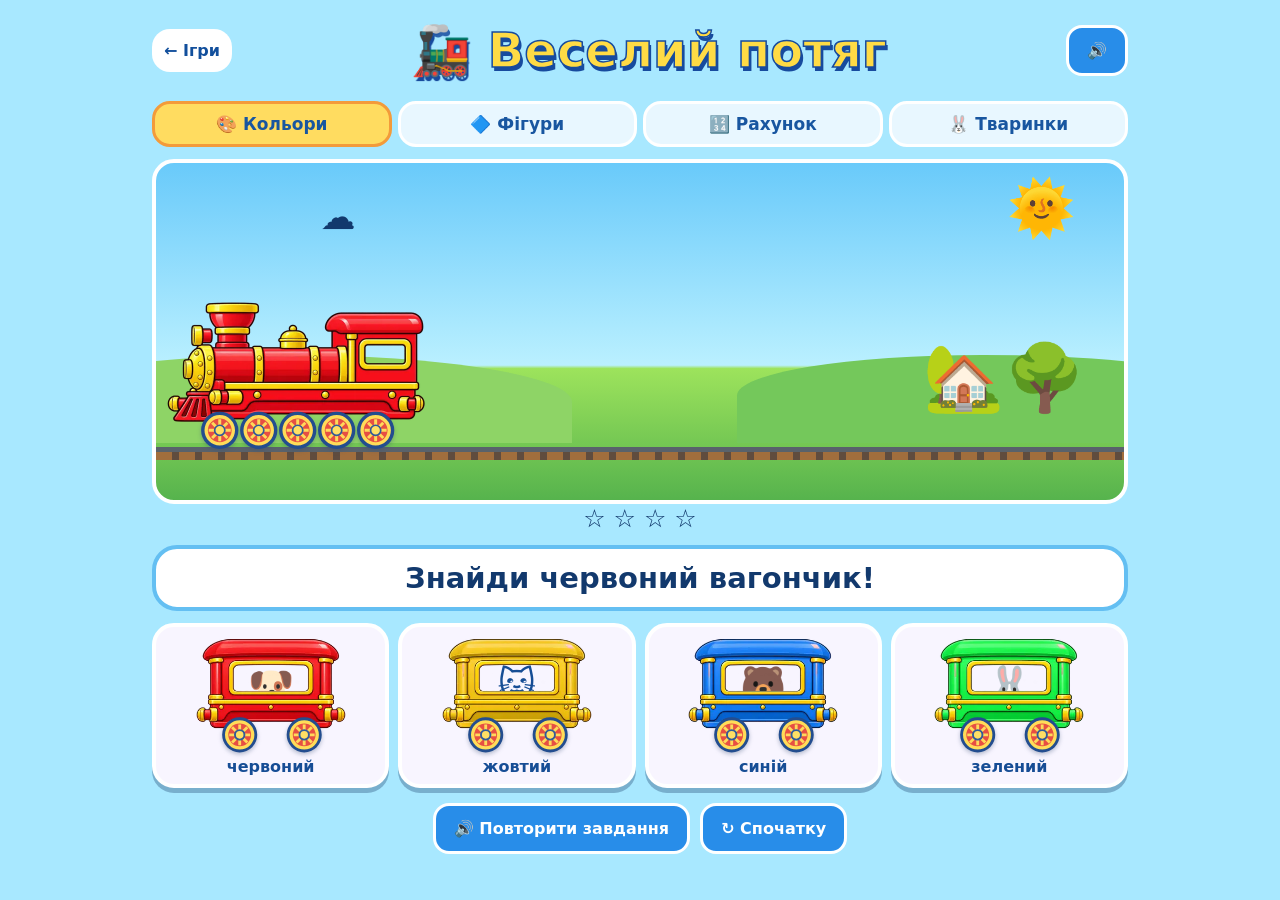
<file: kids-games/train.html>
<!doctype html><html lang="uk"><head>
<link rel="icon" type="image/svg+xml" href="./icon.svg"><meta charset="utf-8"><meta name="viewport" content="width=device-width,initial-scale=1"><meta name="theme-color" content="#79cffa"><title>Веселий потяг — Kids Playground</title><style>
*{box-sizing:border-box}body{margin:0;font-family:system-ui,sans-serif;background:#a8e8ff;color:#12396d}button{font:inherit;cursor:pointer;touch-action:manipulation}main{max-width:1000px;margin:auto;padding:12px}.header{display:flex;align-items:center;justify-content:space-between;gap:10px}.home{color:#124f9c;text-decoration:none;font-weight:800;background:#fff;padding:12px;border-radius:18px}h1{font-size:clamp(25px,5vw,48px);text-align:center;color:#ffdb45;-webkit-text-stroke:1.5px #174b9e;text-shadow:2px 4px #174b9e;margin:10px 0}.modes{display:grid;grid-template-columns:repeat(4,1fr);gap:6px;margin:12px 0}.mode{border:3px solid #fff;border-radius:18px;background:#e8f7ff;padding:10px 2px;font-weight:850;color:#1856a0;font-size:clamp(11px,2.5vw,17px)}.mode.active{background:#ffdc60;border-color:#f39b3a}.scene{height:clamp(210px,37vw,345px);border-radius:22px;position:relative;overflow:hidden;background:linear-gradient(#69cafa,#baf0ff 60%,#9de35c 61%,#56b34d);border:4px solid white}.cloud{position:absolute;font-size:35px;top:10%;left:17%}.sun{position:absolute;font-size:55px;right:5%;top:4%}.hill{position:absolute;bottom:17%;width:55%;height:26%;border-radius:60% 70% 0 0;background:#8ed466}.hill.a{left:-12%}.hill.b{right:-15%;background:#74c85b}.track{position:absolute;bottom:12%;height:13px;background:repeating-linear-gradient(90deg,#a16e3d 0 16px,#604c3e 16px 23px);width:100%;border-top:5px solid #59626b}.train{position:absolute;bottom:16%;left:1%;display:flex;align-items:end;gap:0;white-space:nowrap}.train.depart{animation:depart 4s ease-in forwards}.train.arrive{animation:arrive 2s ease-out both}@keyframes depart{0%{transform:translateX(0)}20%{transform:translateX(12px)}100%{transform:translateX(-130vw)}}@keyframes arrive{from{transform:translateX(130vw)}to{transform:translateX(0)}}.engine{width:clamp(105px,22vw,215px);height:auto;display:block;object-fit:contain;flex:none;user-select:none;-webkit-user-drag:none}.mini{width:clamp(55px,14vw,140px);flex:none}.station{position:absolute;right:4%;bottom:25%;font-size:clamp(30px,7vw,65px)}.prompt{background:#fff;border:4px solid #64bff2;border-radius:25px;text-align:center;padding:12px;margin:12px 0;font-size:clamp(19px,4vw,29px);font-weight:900}.stars{text-align:center;font-size:25px}.answers{display:grid;grid-template-columns:repeat(4,1fr);gap:9px}.answer{border:4px solid #fff;border-radius:22px;background:#f8f5ff;padding:8px 3px;font-weight:800;color:#164d95;box-shadow:0 5px #78afcd;min-width:0}.answer svg{width:100%;display:block}.answer:active{transform:translateY(3px)}.controls{display:flex;justify-content:center;gap:10px;margin:15px 0}.action{border:3px solid #fff;border-radius:16px;background:#288de9;color:#fff;font-weight:800;padding:13px 18px}.win{text-align:center;padding:16px;font-size:24px;font-weight:900}.hidden{display:none!important}@media(max-width:600px){.answers{grid-template-columns:repeat(2,1fr)}.answer{max-height:175px}.answer svg{height:112px}.scene{height:220px}.station{display:none}}

/* Painted wagon assets with independently animated SVG wheels */
.wagon-art{position:relative;display:block;width:100%;max-width:150px;aspect-ratio:150/122;flex-shrink:0;isolation:isolate}
.wagon-art.mini{width:clamp(55px,14vw,140px);max-width:none}
.wagon-body{position:absolute;z-index:2;top:0;left:0;width:100%;height:auto;display:block;pointer-events:none;user-select:none;-webkit-user-drag:none}
.wagon-window-content{position:absolute;z-index:1;left:23%;top:27%;width:54%;height:29%;display:flex;align-items:center;justify-content:center;font-size:clamp(20px,3.6vw,37px);line-height:1;pointer-events:none;white-space:nowrap}
.wagon-art.mini .wagon-window-content{font-size:clamp(11px,2.5vw,24px)}
.wagon-window-content.count{font-size:clamp(12px,2.3vw,22px)}
.wagon-art.mini .wagon-window-content.count{font-size:clamp(7px,1.4vw,14px)}
.wagon-window-content.shape{color:#ffe45b;text-shadow:0 2px 1px #3b5594,0 0 2px #314d86;font-weight:900}
.wagon-wheel-svg{position:absolute;z-index:3;left:0;top:65%;width:100%;height:35%;overflow:visible;pointer-events:none;filter:drop-shadow(0 2px 2px #324c7055)}
.wagon-wheel-svg .rolling-wheel{transform-box:fill-box;transform-origin:center center}

@keyframes wheelRolling{to{transform:rotate(-360deg)}}
.answer .wagon-art{margin:0 auto}
.answer .wagon-wheel-svg{display:block}
@media(max-width:600px){.wagon-window-content{font-size:clamp(20px,5vw,30px)}.wagon-art.mini .wagon-window-content{font-size:clamp(11px,2.5vw,17px)}}

.engine-art{position:relative;width:clamp(145px,28vw,260px);aspect-ratio:260/145;flex:none;isolation:isolate}
.engine-body{position:absolute;z-index:2;left:0;top:0;width:100%;height:auto;display:block;object-fit:contain;user-select:none;-webkit-user-drag:none;pointer-events:none}
.engine-wheel-svg{position:absolute;z-index:3;left:0;top:64%;width:100%;height:36%;overflow:visible;pointer-events:none;filter:drop-shadow(0 2px 2px #324c7055)}
.engine-wheel-svg .rolling-wheel{transform-box:fill-box;transform-origin:center center}



/* Wheel alignment: lower both wheel sets onto the rails, with a small size increase. */
.train .wagon-wheel-svg{top:73%;height:35%;transform:scale(1.1);transform-origin:center center}
.train .engine-wheel-svg{top:68.5%;height:43%;transform:scale(1.06);transform-origin:center center}
</style></head><body><main><div class="header"><a class="home" href="./">← Ігри</a><h1>🚂 Веселий потяг</h1><button class="action" id="sound">🔊</button></div><div class="modes"><button class="mode active" data-mode="color">🎨 Кольори</button><button class="mode" data-mode="shape">🔷 Фігури</button><button class="mode" data-mode="count">🔢 Рахунок</button><button class="mode" data-mode="animal">🐰 Тваринки</button></div><div class="scene"><div class="cloud">☁️</div><div class="sun">🌞</div><div class="hill a"></div><div class="hill b"></div><div class="station">🏡🌳</div><div class="track"></div><div id="train" class="train"><div class="engine-art"><img class="engine-body" src="[data-uri]" alt="Паровозик" draggable="false"><svg class="engine-wheel-svg" viewBox="0 0 260 78" aria-hidden="true"><g class="rolling-wheel"><circle cx="40" cy="38" r="20" fill="#ffdc58" stroke="#234d8f" stroke-width="4"/><circle cx="40" cy="38" r="14" fill="#e74f43"/><path d="M40 25V51M27 38H53M31 29L49 47M49 29L31 47" stroke="#ffd95a" stroke-width="3.5"/><circle cx="40" cy="38" r="6" fill="#ffdf64" stroke="#315a99" stroke-width="2"/></g><g class="rolling-wheel"><circle cx="86" cy="38" r="20" fill="#ffdc58" stroke="#234d8f" stroke-width="4"/><circle cx="86" cy="38" r="14" fill="#e74f43"/><path d="M86 25V51M73 38H99M77 29L95 47M95 29L77 47" stroke="#ffd95a" stroke-width="3.5"/><circle cx="86" cy="38" r="6" fill="#ffdf64" stroke="#315a99" stroke-width="2"/></g><g class="rolling-wheel"><circle cx="132" cy="38" r="20" fill="#ffdc58" stroke="#234d8f" stroke-width="4"/><circle cx="132" cy="38" r="14" fill="#e74f43"/><path d="M132 25V51M119 38H145M123 29L141 47M141 29L123 47" stroke="#ffd95a" stroke-width="3.5"/><circle cx="132" cy="38" r="6" fill="#ffdf64" stroke="#315a99" stroke-width="2"/></g><g class="rolling-wheel"><circle cx="178" cy="38" r="20" fill="#ffdc58" stroke="#234d8f" stroke-width="4"/><circle cx="178" cy="38" r="14" fill="#e74f43"/><path d="M178 25V51M165 38H191M169 29L187 47M187 29L169 47" stroke="#ffd95a" stroke-width="3.5"/><circle cx="178" cy="38" r="6" fill="#ffdf64" stroke="#315a99" stroke-width="2"/></g><g class="rolling-wheel"><circle cx="224" cy="38" r="20" fill="#ffdc58" stroke="#234d8f" stroke-width="4"/><circle cx="224" cy="38" r="14" fill="#e74f43"/><path d="M224 25V51M211 38H237M215 29L233 47M233 29L215 47" stroke="#ffd95a" stroke-width="3.5"/><circle cx="224" cy="38" r="6" fill="#ffdf64" stroke="#315a99" stroke-width="2"/></g></svg></div><div id="wagons" style="display:flex;align-items:end"></div></div></div><div class="stars" id="stars">☆ ☆ ☆ ☆</div><div class="prompt" id="prompt">Знайди червоний вагончик!</div><div class="answers" id="answers"></div><div class="win hidden" id="win">🎉 Ура! Потяг вирушив!<div style="margin-top:12px"><button class="action" id="again">🚂 Грати ще раз</button></div></div><div class="controls"><button class="action" id="repeat">🔊 Повторити завдання</button><button class="action" id="restart">↻ Спочатку</button></div></main><script>
(()=>{const $=id=>document.getElementById(id),C=['#f44842','#ffd03e','#3288ef','#38ba60'],CN=['червоний','жовтий','синій','зелений'],AN=['песика','котика','ведмедика','зайчика'],AE=['🐶','🐱','🐻','🐰'],SH=['●','■','▲','★'],SN=['коло','квадрат','трикутник','зірочку'];let mode='color',step=0,order=[0,1,2,3],locked=false,won=false,sound=true,ac=null,timers=[];function later(fn,ms){timers.push(setTimeout(fn,ms))}function beep(f,d=.17){if(!sound)return;try{ac=ac||new(window.AudioContext||window.webkitAudioContext)();const o=ac.createOscillator(),g=ac.createGain();o.type='triangle';o.frequency.value=f;g.gain.setValueAtTime(.1,ac.currentTime);g.gain.exponentialRampToValueAtTime(.001,ac.currentTime+d);o.connect(g);g.connect(ac.destination);o.start();o.stop(ac.currentTime+d)}catch(e){}}function say(t){if(!sound||!window.speechSynthesis)return;try{speechSynthesis.cancel();const u=new SpeechSynthesisUtterance(t);u.lang='uk-UA';u.rate=.82;u.pitch=1.13;const v=speechSynthesis.getVoices().find(v=>v.lang.toLowerCase().startsWith('uk'));if(v)u.voice=v;speechSynthesis.speak(u)}catch(e){}}function task(){return mode==='color'?'Знайди '+CN[step]+' вагончик!':mode==='shape'?'Знайди вагончик із фігурою: '+SN[step]+'!':mode==='count'?'Знайди вагончик, де '+(step+1)+' '+(step===0?'звірятко!':'звірятка!'):'Знайди '+AN[step]+'!'}function shuffled(){order=[0,1,2,3];for(let i=3;i>0;i--){let j=Math.floor(Math.random()*(i+1));[order[i],order[j]]=[order[j],order[i]]}}function inner(i){if(mode==='shape')return '<span class="wagon-window-content shape">'+SH[i]+'</span>';if(mode==='count')return '<span class="wagon-window-content count">'+AE.slice(0,i+1).join('')+'</span>';return '<span class="wagon-window-content">'+AE[i]+'</span>'}
function wheelSvg(){return '<svg class="wagon-wheel-svg" viewBox="0 0 150 45" aria-hidden="true"><g class="rolling-wheel"><circle cx="42" cy="22" r="17" fill="#ffdc58" stroke="#234d8f" stroke-width="3"/><circle cx="42" cy="22" r="12" fill="#e74f43"/><path d="M42 11V33M31 22H53M34 14L50 30M50 14L34 30" stroke="#ffd95a" stroke-width="3"/><circle cx="42" cy="22" r="5" fill="#ffdf64" stroke="#315a99" stroke-width="2"/></g><g class="rolling-wheel"><circle cx="110" cy="22" r="17" fill="#ffdc58" stroke="#234d8f" stroke-width="3"/><circle cx="110" cy="22" r="12" fill="#e74f43"/><path d="M110 11V33M99 22H121M102 14L118 30M118 14L102 30" stroke="#ffd95a" stroke-width="3"/><circle cx="110" cy="22" r="5" fill="#ffdf64" stroke="#315a99" stroke-width="2"/></g></svg>'}
function wagon(i,mini=false){return '<div class="wagon-art'+(mini?' mini':'')+'">'+inner(i)+'<img class="wagon-body" src="./assets/wagon-'+['red','yellow','blue','green'][i]+'.webp" alt="" draggable="false">'+wheelSvg()+'</div>'}
function render(){const a=$('answers');a.innerHTML='';order.forEach(i=>{let b=document.createElement('button');b.className='answer';b.innerHTML=wagon(i)+'<div>'+(mode==='color'?CN[i]:mode==='shape'?SN[i]:mode==='count'?i+1+' звірят':' '+AN[i])+'</div>';b.onclick=()=>choose(i,b);a.appendChild(b)});$('prompt').textContent=task();$('stars').textContent=Array.from({length:4},(_,i)=>i<step?'⭐':'☆').join(' ')}function choose(i,b){if(locked||won)return;if(i!==step){b.style.borderColor='#f35d64';beep(220);say('Спробуй ще. '+task());return}locked=true;beep(650);later(()=>beep(840),140);$('wagons').insertAdjacentHTML('beforeend',wagon(i,true));step++;$('stars').textContent=Array.from({length:4},(_,j)=>j<step?'⭐':'☆').join(' ');if(step===4){won=true;$('answers').classList.add('hidden');$('repeat').classList.add('hidden');$('prompt').textContent='Ура! Потяг вирушає!';say('Молодець! Всі вагончики зібрано! Поїхали!');later(()=>{beep(350,.45);later(()=>beep(280,.6),250);$('train').classList.add('depart')},950);later(()=>$('win').classList.remove('hidden'),4600)}else later(()=>{shuffled();render();locked=false;say('Молодець! '+task())},700)}function reset(arrive){timers.forEach(clearTimeout);timers=[];try{speechSynthesis.cancel()}catch(e){}step=0;won=false;locked=arrive;$('train').classList.remove('depart','arrive');void $('train').offsetWidth;$('wagons').innerHTML='';$('answers').classList.remove('hidden');$('repeat').classList.remove('hidden');$('win').classList.add('hidden');shuffled();render();if(arrive){$('train').classList.add('arrive');later(()=>{locked=false;say(task())},2100)}else locked=false}document.querySelectorAll('[data-mode]').forEach(b=>b.onclick=()=>{mode=b.dataset.mode;document.querySelectorAll('[data-mode]').forEach(x=>x.classList.toggle('active',x===b));reset(true)});$('again').onclick=()=>reset(true);$('restart').onclick=()=>reset(true);$('repeat').onclick=()=>say(task());$('sound').onclick=()=>{sound=!sound;$('sound').textContent=sound?'🔊':'🔇';if(!sound)try{speechSynthesis.cancel()}catch(e){}else say(task())};
// Rotate every wheel by actual train travel distance, not by a fixed timer.
const movingTrain=$('train');
const wheelRotation=new WeakMap();
let wheelFrame=0,previousTrainX=null;
function syncRollingWheels(){
  const currentX=movingTrain.getBoundingClientRect().left;
  if(previousTrainX!==null){
    const deltaX=currentX-previousTrainX;
    if(Math.abs(deltaX)>0.01){
      movingTrain.querySelectorAll('.rolling-wheel').forEach(wheel=>{
        const hub=wheel.querySelector('circle');
        const radius=hub?hub.getBoundingClientRect().width/2:12;
        const degrees=(wheelRotation.get(wheel)||0)+(deltaX/Math.max(radius,1))*180/Math.PI;
        wheelRotation.set(wheel,degrees);
        wheel.style.transform='rotate('+degrees+'deg)';
      });
    }
  }
  previousTrainX=currentX;
  wheelFrame=requestAnimationFrame(syncRollingWheels);
}
function stopRollingWheels(){
  if(wheelFrame)cancelAnimationFrame(wheelFrame);
  wheelFrame=0;
  previousTrainX=null;
}
movingTrain.addEventListener('animationstart',event=>{
  if(event.target!==movingTrain)return;
  stopRollingWheels();
  wheelFrame=requestAnimationFrame(syncRollingWheels);
});
movingTrain.addEventListener('animationend',event=>{
  if(event.target===movingTrain)stopRollingWheels();
});
movingTrain.addEventListener('animationcancel',event=>{
  if(event.target===movingTrain)stopRollingWheels();
});
shuffled();render()})();
</script></body></html>
</file>
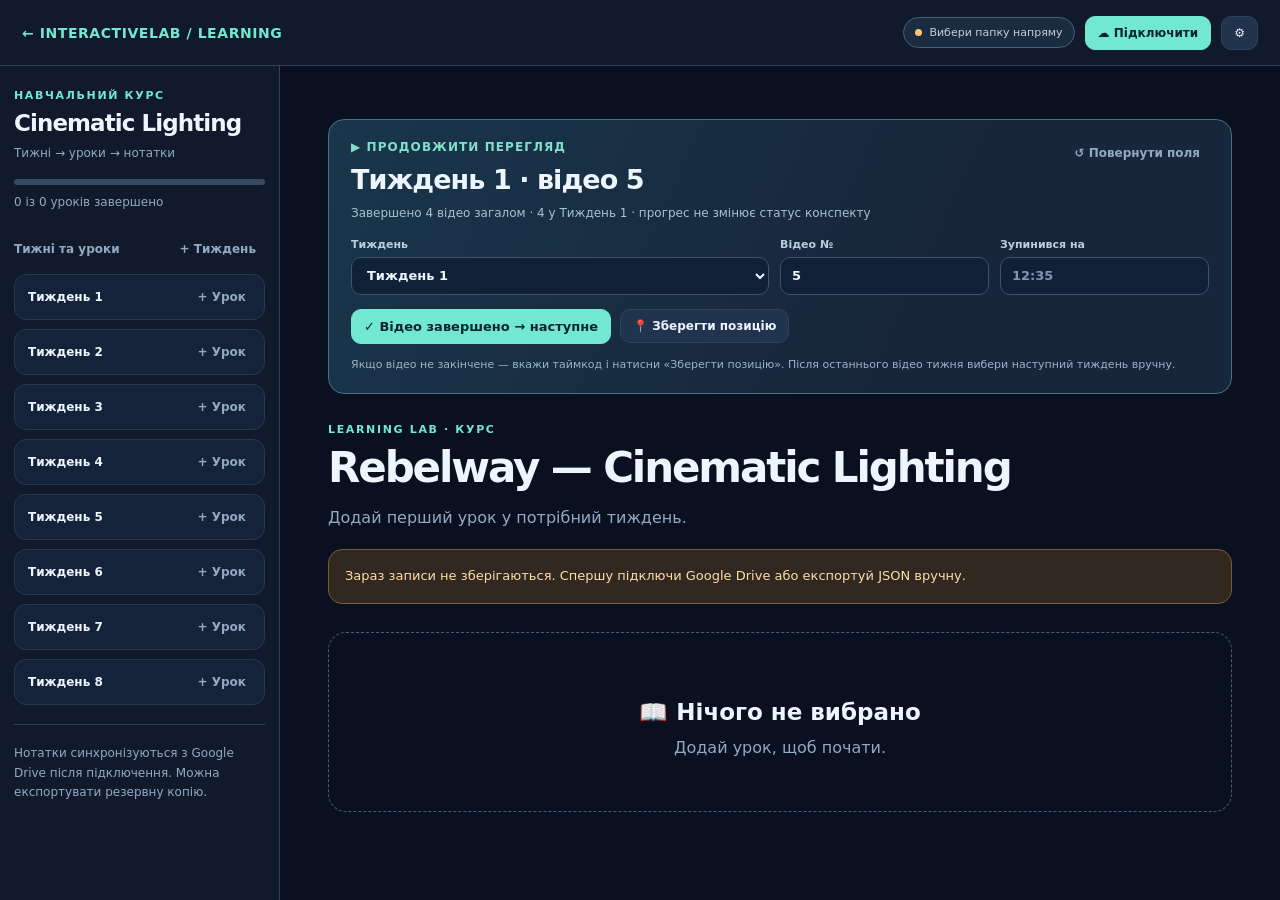
<file: learning-lab/workspace.html>
<!doctype html>
<html lang="uk"><head>
<link rel="icon" type="image/svg+xml" href="../favicon.svg"><meta charset="utf-8"><meta name="viewport" content="width=device-width,initial-scale=1"><meta name="theme-color" content="#0b1020"><title>Learning Lab · Workspace</title>
<style>
:root{font-family:Inter,system-ui,-apple-system,Segoe UI,sans-serif;color-scheme:dark;--bg:#0b1020;--panel:#121e32;--line:#304058;--ink:#edf5ff;--muted:#92a9c2;--a:#72e7d1}*{box-sizing:border-box}
body{margin:0;background:var(--bg);color:var(--ink);min-height:100vh}a{color:var(--a);text-decoration:none}button,input,textarea,select{font:inherit}button{cursor:pointer;border:1px solid var(--line);border-radius:10px;background:#21344e;color:var(--ink);padding:9px 12px;font-size:12px;font-weight:750}button:hover{background:#31516c}.primary{background:var(--a);color:#09262c;border-color:var(--a)}.ghost{background:transparent;border:0;color:var(--muted)}.danger{color:#ff9da7}.mini{padding:6px 9px}
header{background:#101a2b;border-bottom:1px solid var(--line);height:66px;display:flex;align-items:center;justify-content:space-between;gap:12px;padding:0 22px}.brand{font-size:14px;font-weight:900;letter-spacing:.04em}.brand b{color:var(--a)}.right,.row{display:flex;align-items:center;flex-wrap:wrap;gap:10px}.right{justify-content:flex-end}
.shell{display:grid;grid-template-columns:280px minmax(0,1fr);min-height:calc(100vh - 66px)}aside{background:#101a2b;border-right:1px solid var(--line);padding:23px 14px}main{width:100%;max-width:1290px;margin:auto;padding:30px clamp(18px,4vw,48px) 65px;min-width:0}
.eyebrow{color:var(--a);font-size:11px;font-weight:800;letter-spacing:.15em;text-transform:uppercase}.muted,.help{color:var(--muted)}.help{font-size:12px;line-height:1.6}.title{font-size:23px;letter-spacing:-.04em;font-weight:850;margin:8px 0}.sidehead{display:flex;align-items:center;justify-content:space-between;color:var(--muted);font-size:12px;margin:24px 0 12px}.week{background:#14233a;border:1px solid #27394f;border-radius:12px;margin-bottom:9px;overflow:hidden}.weekhead{display:flex;align-items:center;justify-content:space-between;padding:9px;gap:4px}.weekhead button:first-child{background:transparent;border:0;text-align:left;flex:1;padding:4px;font-weight:800}.lesson{display:flex;align-items:center;gap:9px;width:100%;background:transparent;border:0;border-left:2px solid transparent;text-align:left;padding:9px 12px;color:#bac8db}.lesson.active{background:#25455a;border-color:var(--a);color:white}.dot{width:7px;height:7px;border-radius:50%;background:#637b9b}.dot.done{background:#74e8d2}.dot.practice{background:#ffcf7d}
.progress{height:6px;border-radius:8px;background:#344962;margin:16px 0 8px;overflow:hidden}.progress span{display:block;height:100%;width:0;background:var(--a)}.sync{display:flex;align-items:center;gap:7px;border:1px solid #486074;border-radius:30px;background:#1a2c40;padding:8px 11px;font-size:11px;color:#bed0e3}.sync:before{content:"";width:7px;height:7px;flex:none;background:#ffc46d;border-radius:50%}.sync.ok:before{background:#6febbe}.sync.err:before{background:#ff8b97}
h1{font-size:clamp(28px,4vw,42px);margin:7px 0 15px;letter-spacing:-.05em}h2{font-size:17px}input,select,textarea{background:#102037;color:var(--ink);border:1px solid #3c536c;border-radius:10px;padding:10px;outline:none;font-size:13px}input:focus,textarea:focus{border-color:var(--a)}input::placeholder,textarea::placeholder{color:#8295b0}textarea{width:100%;resize:vertical;min-height:115px;line-height:1.65}.lessonname{font-size:27px;font-weight:850;letter-spacing:-.04em;width:100%;max-width:680px;background:transparent;border-color:transparent;padding:5px 0}
.top{display:flex;justify-content:space-between;align-items:flex-start;gap:15px;flex-wrap:wrap}.tabs{background:#172943;border:1px solid var(--line);border-radius:12px;padding:4px;display:flex;gap:4px}.tabs button{border:0;background:transparent}.tabs button.on{background:#315672}
.toolbar{display:flex;align-items:center;gap:9px;flex-wrap:wrap;margin:14px 0 25px}.toolbar span{color:var(--muted);font-size:12px}.toolbar select{min-width:145px}.note{border:1px solid var(--line);background:var(--panel);border-radius:15px;padding:17px;margin:13px 0}.notehead{display:flex;align-items:center;gap:10px;margin-bottom:12px}.pill{padding:6px 10px;border-radius:30px;background:#244756;color:#a1f1e4;font-size:10px;font-weight:850;text-transform:uppercase}.pill.question{background:#4b3b28;color:#ffdfa5}.pill.recipe{background:#323f66;color:#c7d2ff}.pill.experiment{background:#4b354c;color:#eebcec}.grow{flex:1}.meta{display:flex;align-items:center;gap:8px;flex-wrap:wrap;margin-top:12px}.meta input{min-width:85px;flex:1}.meta input.time{max-width:105px}.meta select{min-width:135px}.photo{display:block;max-width:100%;max-height:350px;object-fit:contain;border:1px solid var(--line);border-radius:10px;margin:13px 0}.notice{border:1px solid #50637d;background:#182941;border-radius:14px;padding:16px;margin:22px 0;color:#c8d8e9;font-size:13px;line-height:1.6}.notice.warn{border-color:#785c3b;background:#31291f;color:#ffdbad}.empty{padding:54px 20px;border:1px dashed #466079;border-radius:18px;text-align:center;margin-top:28px;color:var(--muted)}.empty strong{display:block;font-size:23px;color:var(--ink);margin:12px 0}
.review{display:grid;grid-template-columns:repeat(3,minmax(0,1fr));gap:10px;margin:22px 0}.stat{padding:17px;background:#17283d;border:1px solid var(--line);border-radius:13px}.stat strong{font-size:29px}.stat small{display:block;color:var(--muted);margin-top:7px}.feed{background:#182b40;border:1px solid var(--line);border-radius:12px;padding:14px;margin:10px 0;white-space:pre-wrap;line-height:1.6}
dialog{background:#15233a;color:var(--ink);border:1px solid #527088;border-radius:18px;width:min(620px,calc(100vw - 24px));max-height:90vh;overflow:auto;padding:22px}dialog::backdrop{background:#000b}dialog label{display:block;font-size:12px;color:var(--muted);margin:16px 0 6px}dialog input{width:100%}dialog code{background:#243951;padding:2px 5px}hr{border:0;border-top:1px solid var(--line);margin:19px 0}.hide{display:none}.toast{position:fixed;bottom:20px;right:20px;background:#25465b;padding:14px;border:1px solid var(--a);border-radius:12px;display:none;max-width:390px;font-size:12px;z-index:10}.toast.show{display:block}
.quick aside{display:none}.quick .shell{grid-template-columns:1fr}.quick main{max-width:1000px}
/* Floating jump button, available in the notes view only. */
.jump-last{position:fixed;right:22px;bottom:calc(22px + env(safe-area-inset-bottom, 0px));z-index:9;display:flex;align-items:center;gap:8px;padding:12px 16px;background:#72e7d1;color:#09262c;border:1px solid #8df4df;border-radius:999px;box-shadow:0 5px 22px #0008;font-size:13px;font-weight:800}
.jump-last:hover{background:#9df5e6}.jump-last:focus-visible{outline:3px solid #fff;outline-offset:3px}.jump-last[hidden]{display:none!important}
@media(max-width:600px){.jump-last{right:12px;bottom:calc(12px + env(safe-area-inset-bottom, 0px));padding:11px 14px}}
@media(max-width:820px){.shell{display:block}aside{max-height:285px;overflow:auto;border-right:0;border-bottom:1px solid var(--line)}main{padding:19px 15px 65px}header{padding:0 10px}.brand{font-size:12px}.sync{max-width:170px}.review{grid-template-columns:1fr}}
.sourcebox{margin:16px 0;padding:15px;border:1px solid var(--line);border-radius:14px;background:#17283b}.sourcebox label{flex:1;min-width:180px;color:var(--muted);font-size:11px}.sourcebox input{display:block;width:100%;margin:7px 0 11px}.sourcebox a{font-size:12px;font-weight:750}

/* Inline note formatting: light, keyboard-friendly and high contrast. */
.richbar{display:flex;align-items:center;flex-wrap:wrap;gap:5px;margin:0 0 9px;padding:7px;background:#172a40;border:1px solid #35516b;border-radius:11px}
.richbar button{padding:5px 9px;min-width:33px;height:31px;font-size:13px;border-color:transparent;background:transparent;border-radius:7px}
.richbar button:hover,.richbar button:focus-visible{background:#35536b}
.richbar button.on{background:#3b5b72;border:1px solid #78b6c2}
.richbar select{width:auto;min-width:100px;max-width:145px;padding:6px 8px;font-size:12px;background:#102339}
.richbar .separator{width:1px;height:22px;background:#45617b;margin:0 3px}
.richbar .shortcut{margin-left:auto;color:#819ab3;font-size:10px;white-space:nowrap}
.rich-editor{background:#102037;border:1px solid #3c536c;border-radius:10px;color:var(--ink);font-size:14px;line-height:1.7;padding:12px;min-height:105px;outline:none;overflow-wrap:anywhere;white-space:pre-wrap}
.rich-editor:focus{border-color:var(--a);box-shadow:0 0 0 2px #76dec81b}
.rich-editor:empty:before{content:attr(data-placeholder);pointer-events:none;color:#8295b0}
.rich-editor mark{color:#eef6ff}
@media(max-width:760px){.richbar .shortcut{display:none}.richbar select{min-width:95px}}

/* Course video progress tracker; separate from lesson/note completion. */
.watch-track{margin:0 0 29px;padding:20px 22px;background:linear-gradient(115deg,#19364b,#17263b 65%);border:1px solid #497285;border-radius:16px}
.watch-top{display:flex;justify-content:space-between;gap:12px;align-items:flex-start;flex-wrap:wrap}
.watch-title{font-size:12px;letter-spacing:.09em;font-weight:850;color:#82dfcb;text-transform:uppercase;margin-bottom:9px}
.watch-next{font-size:clamp(19px,3vw,27px);font-weight:850;letter-spacing:-.035em;line-height:1.25}
.watch-meta{color:#a7c1d0;font-size:12px;margin-top:7px;line-height:1.5}
.watch-fields{display:flex;gap:11px;flex-wrap:wrap;margin:16px 0 14px;align-items:flex-end}
.watch-fields label{display:flex;flex:1;min-width:120px;flex-direction:column;gap:6px;font-size:11px;font-weight:700;color:#b9cfde}
.watch-fields label.watch-week{flex:2;min-width:185px}
.watch-fields input,.watch-fields select{width:100%;min-height:38px;padding:9px 11px}
.watch-actions{display:flex;align-items:center;gap:9px;flex-wrap:wrap}
.watch-actions .primary{font-size:13px}
.watch-actions .watch-undo{font-size:12px}
.watch-hint{font-size:11px;line-height:1.6;color:#9bb3c6;margin-top:12px}
@media(max-width:600px){.watch-track{padding:16px}.watch-fields label{min-width:100px}.watch-actions button{flex:1}}
</style><script src="https://accounts.google.com/gsi/client" async defer></script><script src="https://apis.google.com/js/api.js" async defer></script></head>
<body>
<header><a href="./" class="brand">← INTERACTIVE<b>LAB</b> / LEARNING</a><div class="right"><span id="sync" class="sync">Google Drive не підключено</span><button id="connect" class="primary">☁ Підключити</button><button id="settingsBtn">⚙</button></div></header>
<div class="shell"><aside><div class="eyebrow" id="projectType"></div><div class="title" id="projectName"></div><div class="help" id="projectSubtitle"></div><div class="progress"><span id="bar"></span></div><div class="help" id="progress">0 уроків завершено</div><div class="sidehead"><b id="sectionLabel">Розділи та записи</b><button class="ghost mini" id="addWeek">+ Розділ</button></div><div id="nav"></div><hr><p class="help">Нотатки синхронізуються з Google Drive після підключення. Можна експортувати резервну копію.</p></aside><main id="main"></main></div>
<button id="jumpLast" class="jump-last" type="button" hidden aria-label="Прокрутити до останнього запису" title="Прокрутити до останнього запису">↓ <span>До останнього запису</span></button>
<dialog id="settings"><h2>Налаштування Google Drive</h2><p class="help">Для безпечного вибору папки потрібні ідентифікатори Google Cloud. Паролі й Client Secret не вводь. OAuth дозвіл: <code>drive.file</code>, без доступу до всього Диска.</p>
<label for="client">OAuth Client ID (Web application)</label><input id="client" placeholder="xxxx.apps.googleusercontent.com">
<label for="apiKey">Google Picker API key</label><input id="apiKey" placeholder="AIza...">
<label for="project">Project number / App ID</label><input id="project" placeholder="123456789012">
<p class="help">У Google Cloud потрібно увімкнути Drive API і Google Picker API, створити OAuth web client та додати дозволений JavaScript origin <code>https://kostandovmiha.github.io</code>. Якщо застосунок у режимі Testing, додай свою Google-пошту до Test users. API key обмеж за доменами GitHub Pages і docs.google.com та API Picker/Drive.</p>
<div class="row"><button id="saveConfig" class="primary">Зберегти</button><button id="pick">Вибрати папку курсу</button><button id="forget" class="ghost">Від'єднати папку</button></div><p class="help" id="folder"></p><hr><div class="row"><button id="backup">↓ JSON</button><button id="markdown">↓ Markdown</button><button id="import">↑ Імпорт JSON</button></div><p class="help">Вибери папку цього напряму на Google Drive. Кожен напрям зберігає власний <code>course.json</code>, а скріншоти зберігаються окремими файлами. OAuth-клієнт спільний для напрямів.</p><p id="folderSuggestion" class="help"></p><div class="row" style="justify-content:flex-end"><button id="close">Закрити</button></div></dialog>
<input id="picInput" type="file" accept="image/png,image/jpeg,image/webp" class="hide"><input id="importInput" type="file" accept=".json,application/json" class="hide"><div id="toast" class="toast"></div>
<script>
(()=>{
"use strict";
const $=id=>document.getElementById(id),esc=s=>String(s??"").replace(/[&<>"']/g,c=>({"&":"&amp;","<":"&lt;",">":"&gt;",'"':"&quot;","'":"&#39;"}[c]));
const id=()=>crypto.randomUUID?crypto.randomUUID():Date.now().toString(36)+Math.random().toString(36).slice(2);
const projectId=new URLSearchParams(location.search).get("project")||"rebelway";
const presets={
 rebelway:{id:"rebelway",name:"Rebelway — Cinematic Lighting",type:"course",folderName:"Rebelway — Cinematic Lighting"},
 copernicus:{id:"copernicus",name:"Houdini — Copernicus",type:"topic",folderName:"Houdini — Copernicus"},
 nuke:{id:"nuke",name:"Foundry Nuke — Compositing",type:"topic",folderName:"Foundry Nuke — Compositing"}
};
const customProjects=JSON.parse(localStorage.getItem("ll-catalog-v2")||"[]");
const project=presets[projectId]||customProjects.find(p=>p.id===projectId);
if(!project){location.replace("./");return;}
const thematic=project.type==="topic";
const storageKey=projectId==="rebelway"?"ll-config-v1":"ll-config-v2-"+projectId;
const legacy=JSON.parse(localStorage.getItem("ll-config-v1")||"{}");
const shared=JSON.parse(localStorage.getItem("ll-oauth-v2")||"{}");
const config=JSON.parse(localStorage.getItem(storageKey)||"{}");
for(const field of ["client","apiKey","project"])if(!config[field])config[field]=shared[field]||legacy[field]||"";
const topicNames=["Основи COP","Процедурні текстури","PBR-карти","MaterialX / Karma","Оптимізація та кешування","Власні експерименти"];
// A new Nuke workspace receives a practical roadmap; an existing Drive course.json always wins.
const nukeRoadmap=[
 ["01 · Основи Nuke та Node Graph",["Read → Viewer → Write: перший композит","Node Graph, Viewer та гарячі клавіші"]],
 ["02 · Канали, альфа та EXR",["RGBA, alpha, Premult / Unpremult","Багатоканальний EXR: Shuffle та AOV"]],
 ["03 · Color Management",["Linear workflow: OCIO та Viewer Process","ACEScg, sRGB і правильний експорт"]],
 ["04 · Merge, маски та Roto",["Merge (over): порядок, маски й альфа","Roto та RotoPaint: ізоляція елементів"]],
 ["05 · Keying та Cleanup",["Keying / despill / edge treatment","Paint, cleanup і трекінг масок"]],
 ["06 · Tracking та Matchmove",["Tracker і PlanarTracker: практика","CornerPin, Stabilize та Matchmove"]],
 ["07 · Композитинг CG-рендерів",["Rebuild із AOV: diffuse, specular, emission","ZDefocus, grain та інтеграція у plate"]],
 ["08 · Практичні шоти",["CG-обʼєкт у реальному відео","EXR → Nuke → фінальний рендер: перевірка кольорів"]]
];
const blank=()=>{
 const sections=projectId==="nuke"?nukeRoadmap.map(([name,tasks])=>({name,tasks})):
  (thematic?(projectId==="copernicus"?topicNames:["Основи","Матеріали","Експерименти"]):Array.from({length:8},(_,i)=>"Тиждень "+(i+1))).map(name=>({name,tasks:[]}));
 return {schema:1,title:project.name,weeks:sections.map(({name,tasks})=>({id:id(),name,lessons:tasks.map(name=>({id:id(),name,status:"todo",notes:[],source:"",url:"",version:""}))}))};
};
const softwareName=projectId==="nuke"?"Nuke":"Houdini";
const versionExample=projectId==="nuke"?"16.0":"22";
const sourceExample=projectId==="nuke"?"Foundry / Курс / YouTube":"SideFX / Entagma / YouTube";
const types={note:"Нотатка",question:"Питання",recipe:"Lighting Recipe",experiment:"Експеримент"};
const validURL=u=>{try{return ["https:","http:"].includes(new URL(u).protocol);}catch(e){return false;}};
/* Rich text is an optional addition to schema:1. n.text remains plain for search/backups. */
const textColors={"#edf5ff":"Звичайний","#ffd166":"Жовтий","#83deff":"Блакитний","#9ff3a5":"Зелений","#f7a3d7":"Рожевий"};
const highlightColors={"#715522":"Золотиста","#275975":"Синя","#45633b":"Зелена","#604871":"Фіолетова"};
const allowedColors=new Set([...Object.keys(textColors),...Object.keys(highlightColors)]);
const colorHex=value=>{
 if(!value)return null;
 let v=String(value).trim().toLowerCase();
 if(/^#[0-9a-f]{6}$/.test(v))return allowedColors.has(v)?v:null;
 const m=/^rgba?\(\s*(\d{1,3})\s*,\s*(\d{1,3})\s*,\s*(\d{1,3})(?:\s*,\s*(?:1|1\.0))?\s*\)$/.exec(v);
 if(!m)return null;
 const rgb=m.slice(1,4).map(Number);
 if(rgb.some(n=>n>255))return null;
 v="#"+rgb.map(n=>n.toString(16).padStart(2,"0")).join("");
 return allowedColors.has(v)?v:null;
};
const sanitizeRich=html=>{
 const src=document.createElement("template");
 src.innerHTML=String(html||"");
 const out=document.createElement("div");
 const disallowed=new Set(["SCRIPT","STYLE","IFRAME","OBJECT","EMBED","SVG","MATH","NOSCRIPT","FORM","INPUT","TEXTAREA","BUTTON","IMG","VIDEO","AUDIO","LINK","META"]);
 const tags={B:"strong",STRONG:"strong",I:"em",EM:"em",U:"u",S:"s",STRIKE:"s",DEL:"s",MARK:"mark",BR:"br",P:"div",DIV:"div"};
 const walk=(node,dest)=>{
  if(node.nodeType===Node.TEXT_NODE){dest.appendChild(document.createTextNode(node.textContent||""));return;}
  if(node.nodeType!==Node.ELEMENT_NODE||disallowed.has(node.nodeName))return;
  const tag=tags[node.nodeName];
  if(tag==="br"){dest.appendChild(document.createElement("br"));return;}
  let wrapper;
  if(tag)wrapper=document.createElement(tag);
  else if(["SPAN","FONT"].includes(node.nodeName)){
   const fg=colorHex(node.style?.color||node.getAttribute("color"));
   const bg=colorHex(node.style?.backgroundColor);
   if(fg||bg){
    wrapper=document.createElement("span");
    if(fg&&Object.prototype.hasOwnProperty.call(textColors,fg))wrapper.style.color=fg;
    if(bg&&Object.prototype.hasOwnProperty.call(highlightColors,bg))wrapper.style.backgroundColor=bg;
    if(!wrapper.hasAttribute("style"))wrapper=null;
   }
  }
  const target=wrapper||dest;
  for(const child of Array.from(node.childNodes))walk(child,target);
  if(wrapper)dest.appendChild(wrapper);
 };
 for(const child of Array.from(src.content.childNodes))walk(child,out);
 return out.innerHTML;
};
const noteHTML=n=>n.html?sanitizeRich(n.html):esc(n.text||"").replace(/\r\n?|\n/g,"<br>");
const palette=(kind,choices,label)=>'<select data-palette="'+kind+'" title="'+label+'" aria-label="'+label+'"><option value="">'+label+'</option>'+
 Object.entries(choices).map(([hex,name])=>'<option value="'+hex+'">'+name+'</option>').join("")+'</select>';
const noteToolbar=()=>'<div class="richbar" role="toolbar" aria-label="Форматування тексту">'+
 '<button type="button" data-format="bold" aria-label="Напівжирний" title="Напівжирний (Ctrl+B)"><b>B</b></button>'+
 '<button type="button" data-format="italic" aria-label="Курсив" title="Курсив (Ctrl+I)"><i>I</i></button>'+
 '<button type="button" data-format="underline" aria-label="Підкреслений" title="Підкреслений (Ctrl+U)"><u>U</u></button>'+
 '<button type="button" data-format="strikeThrough" aria-label="Закреслений" title="Закреслений (Ctrl+Shift+X / Alt+Shift+5)"><s>S</s></button>'+
 '<span class="separator"></span>'+palette("foreColor",textColors,"Колір тексту")+palette("hiliteColor",highlightColors,"Підсвітка")+
 '<button type="button" data-format="removeFormat" aria-label="Прибрати форматування" title="Прибрати форматування виділення">Очистити</button>'+
 '<span class="shortcut">Ctrl+B / I / U · Ctrl+Shift+X</span></div>';
let richSelection={noteId:null,range:null};
const selectionEditor=()=>{
 const selection=window.getSelection();
 if(!selection||!selection.rangeCount)return null;
 const node=selection.anchorNode;
 const el=node?.nodeType===1?node:node?.parentElement;
 const editor=el?.closest?.(".rich-editor");
 if(!editor||!editor.contains(selection.focusNode))return null;
 return editor;
};
const rememberRichSelection=()=>{
 const editor=selectionEditor();
 if(!editor)return;
 richSelection={noteId:editor.dataset.note,range:window.getSelection().getRangeAt(0).cloneRange()};
};
const rememberAfterCommand=editor=>{
 const selection=window.getSelection();
 if(selection?.rangeCount)richSelection={noteId:editor.dataset.note,range:selection.getRangeAt(0).cloneRange()};
};
const saveRichNote=editor=>{
 const info=chosen();if(!info)return;
 const n=info.l.notes.find(n=>n.id===editor.dataset.note);if(!n)return;
 n.html=sanitizeRich(editor.innerHTML);
 n.text=editor.innerText.replace(/\r/g,"");
 changed();
};
const applyFormat=(editor,command,value)=>{
 if(!editor)return;
 editor.focus();
 const sel=window.getSelection();
 if(richSelection.noteId===editor.dataset.note&&richSelection.range){
  try{sel.removeAllRanges();sel.addRange(richSelection.range.cloneRange());}catch(e){}
 }
 if(["foreColor","hiliteColor"].includes(command)&&!allowedColors.has(value))return;
 if(!["bold","italic","underline","strikeThrough","removeFormat","foreColor","hiliteColor"].includes(command))return;
 const done=document.execCommand(command,false,value||null);
 if(!done&&command==="hiliteColor")document.execCommand("backColor",false,value);
 saveRichNote(editor);
 rememberAfterCommand(editor);
};
document.addEventListener("selectionchange",rememberRichSelection);
let course=blank(),active="",mode="notes",access="",expiresAt=0,fileId="",connected=false,loaded=false,dirty=false,saving=false,revision=0,saveTimer=0,tokenTimer=0,authPending=null,authEpoch=0,silentBlocked=false,picNote="",imageURLs=new Map();
const tokenStoreKey="ll-temporary-drive-token-v1";
const tokenReady=()=>Boolean(access&&expiresAt>Date.now()+60*1000);
const clearToken=()=>{
 access="";expiresAt=0;clearTimeout(tokenTimer);
 try{sessionStorage.removeItem(tokenStoreKey)}catch(e){}
};
const rememberToken=r=>{
 if(!r?.access_token)throw Error("Google не повернув токен доступу.");
 access=r.access_token;
 const seconds=Math.max(60,Math.min(3600,Number(r.expires_in)||3600));
 expiresAt=Date.now()+seconds*1000;
 try{sessionStorage.setItem(tokenStoreKey,JSON.stringify({client:config.client,token:access,expiresAt}));}catch(e){}
 planTokenRenewal();
};
const restoreToken=()=>{
 try{
  const cache=JSON.parse(sessionStorage.getItem(tokenStoreKey)||"null");
  if(cache?.client!==config.client||typeof cache?.token!=="string"||!Number.isFinite(cache?.expiresAt)||cache.expiresAt<=Date.now()+60*1000)return false;
  access=cache.token;expiresAt=cache.expiresAt;planTokenRenewal();return true;
 }catch(e){return false;}
};
const authMessage=e=>{
 const msg=String(e?.message||e||"");
 if(/popup_failed_to_open|popup_closed|access_denied|interaction_required|consent_required|login_required|timed out|timeout/i.test(msg))return "Потрібен вхід · натисни «Підключити»";
 return "Google Drive недоступний · натисни «Підключити»";
};
const planTokenRenewal=()=>{
 clearTimeout(tokenTimer);
 if(!expiresAt)return;
 // Best effort only. Browser popup restrictions may require an explicit click.
 const delay=Math.max(1000,expiresAt-Date.now()-45*1000);
 tokenTimer=setTimeout(async()=>{
  if(!connected||!config.folderId||!navigator.onLine)return;
  try{await auth({silent:true});if(dirty)await flush();}
  catch(e){if(expiresAt<=Date.now()+60*1000)sync(dirty?"Не збережено · потрібен вхід":"Потрібен вхід","err");}
 },delay);
};
const sync=(text,kind="")=>{$("sync").textContent=text;$("sync").className="sync "+kind;};
const toast=text=>{const x=$("toast");x.textContent=text;x.className="toast show";setTimeout(()=>x.className="toast",3500);};
const settingsSave=()=>{
 localStorage.setItem(storageKey,JSON.stringify(config));
 localStorage.setItem("ll-oauth-v2",JSON.stringify({client:config.client,apiKey:config.apiKey,project:config.project}));
 $("folder").textContent=config.folderId?"Папка: "+(config.folderName||config.folderId):"Папка не вибрана.";
};
$("projectType").textContent=thematic?"Самостійне вивчення":"Навчальний курс";
$("projectName").textContent=project.name.replace(/^Rebelway — /,"").replace(/^Houdini — /,"");
$("projectSubtitle").textContent=thematic?"Теми → матеріали → нотатки":"Тижні → уроки → нотатки";
$("sectionLabel").textContent=thematic?"Теми та матеріали":"Тижні та уроки";
$("addWeek").textContent=thematic?"+ Тема":"+ Тиждень";
$("folderSuggestion").textContent=project.folderName?"Вибери створену папку «"+project.name+"» у Google Picker.":"Для нового напряму створи папку на Google Drive й вибери її у Google Picker.";
document.title="Learning Lab · "+project.name;
/* The playback pointer belongs to the course, not its individual note or lesson. */
const defaultWatch=()=>{
 const weekId=course.weeks[0]?.id||"";
 const rebelway=projectId==="rebelway";
 return {version:1,weekId,video:rebelway?5:1,time:"",completed:rebelway&&weekId?{[weekId]:[1,2,3,4]}:{},lastDone:null};
};
const getWatch=()=>{
 const w=course.watch;
 if(!w||typeof w!=="object"||!course.weeks.some(x=>x.id===w.weekId))return defaultWatch();
 return {version:1,weekId:w.weekId,video:Number.isSafeInteger(w.video)&&w.video>=1&&w.video<=999?w.video:1,
 time:typeof w.time==="string"?w.time:"",completed:w.completed&&typeof w.completed==="object"&&!Array.isArray(w.completed)?w.completed:{},
 lastDone:w.lastDone||null};
};
const normalizeVideo=value=>{
 const n=Number(value);
 return Number.isSafeInteger(n)&&n>=1&&n<=999?n:null;
};
const validWatchTime=time=>time===""||/^(?:(?:\d{1,2}):)?[0-5]?\d:[0-5]\d$/.test(time);
const readWatchForm=()=>{
 const weekId=$("watchWeek")?.value;
 const video=normalizeVideo($("watchVideo")?.value);
 const time=($("watchTime")?.value||"").trim();
 if(!course.weeks.some(w=>w.id===weekId)){toast("Вибери тиждень.");return null;}
 if(!video){toast("Вкажи номер відео від 1 до 999.");return null;}
 if(!validWatchTime(time)){toast("Таймкод: хв:сек або год:хв:сек, наприклад 12:35.");return null;}
 return {weekId,video,time};
};
const updateWatch=(next,action)=>{
 const old=getWatch();
 const completed=Object.fromEntries(Object.entries(old.completed).map(([key,arr])=>[key,Array.isArray(arr)?arr.filter(v=>normalizeVideo(v)!==null):[]]));
 let lastDone=old.lastDone;
 let {weekId,video,time}=next||{weekId:old.weekId,video:old.video,time:old.time};
 if(action==="done"){
  const watched=new Set(completed[weekId]||[]);
  watched.add(video);
  completed[weekId]=[...watched].sort((a,b)=>a-b);
  lastDone={weekId,video};
  video=video+1;time="";
  if(video>999){toast("Досягнуто максимальної кількості відео в тижні.");return false;}
 }else if(action==="undo"){
  if(!lastDone||!course.weeks.some(w=>w.id===lastDone.weekId))return false;
  weekId=lastDone.weekId;video=lastDone.video;time="";
  completed[weekId]=(completed[weekId]||[]).filter(n=>n!==video);
  lastDone=null;
 }
 course.watch={version:1,weekId,video,time,completed,lastDone};
 changed();render();return true;
};
const renderWatch=()=>{
 if(thematic||!course.weeks.length)return "";
 const w=getWatch(),week=course.weeks.find(x=>x.id===w.weekId)||course.weeks[0];
 const total=Object.values(w.completed).reduce((sum,arr)=>sum+(Array.isArray(arr)?arr.length:0),0);
 const watchedHere=(w.completed[week.id]||[]).length;
 const nextText=week.name+" · відео "+w.video+(w.time?" · "+w.time:"");
 return '<section class="watch-track" aria-label="Прогрес відеокурсу">'+
 '<div class="watch-top"><div><div class="watch-title">▶ Продовжити перегляд</div><div class="watch-next">'+esc(nextText)+'</div>'+
 '<div class="watch-meta">Завершено '+total+' відео загалом · '+watchedHere+' у '+esc(week.name)+
 ' · прогрес не змінює статус конспекту</div></div>'+
 '<button type="button" class="ghost mini" data-watch="resetForm" title="Повернути останню збережену позицію у поля">↺ Повернути поля</button></div>'+
 '<div class="watch-fields"><label class="watch-week">Тиждень<select id="watchWeek">'+course.weeks.map(x=>'<option value="'+esc(x.id)+'" '+(x.id===week.id?"selected":"")+'>'+esc(x.name)+'</option>').join("")+'</select></label>'+
 '<label>Відео №<input id="watchVideo" type="number" min="1" max="999" step="1" value="'+w.video+'"></label>'+
 '<label>Зупинився на<input id="watchTime" type="text" inputmode="numeric" placeholder="12:35" maxlength="8" value="'+esc(w.time)+'"></label></div>'+
 '<div class="watch-actions"><button type="button" class="primary" data-watch="done">✓ Відео завершено → наступне</button>'+
 '<button type="button" data-watch="save">📍 Зберегти позицію</button>'+
 (w.lastDone?'<button type="button" class="ghost watch-undo" data-watch="undo">↶ Скасувати останнє завершення</button>':"")+
 '</div><div class="watch-hint">Якщо відео не закінчене — вкажи таймкод і натисни «Зберегти позицію». Після останнього відео тижня вибери наступний тиждень вручну.</div></section>';
};
const lessons=()=>course.weeks.flatMap(w=>w.lessons.map(l=>({w,l})));
const chosen=()=>lessons().find(x=>x.l.id===active);
const valid=c=>c&&c.schema===1&&Array.isArray(c.weeks)&&c.weeks.length<101&&c.weeks.every(w=>Array.isArray(w.lessons)&&w.lessons.length<501&&w.lessons.every(l=>Array.isArray(l.notes)&&l.notes.length<1001));
const changed=()=>{dirty=true;revision++;sync(connected?"Очікує збереження…":"Не збережено · підключи Drive");if(connected){clearTimeout(saveTimer);saveTimer=setTimeout(flush,1100);}};
async function request(url,opts={}){
 if(!tokenReady()){
  try{await auth({silent:true});}
  catch(e){connected=false;sync(dirty?"Не збережено · потрібен вхід":authMessage(e),"err");throw e;}
 }
 const {alreadyRetried,...fetchOptions}=opts;
 const apiURL=url.startsWith("http")?url:"https://www.googleapis.com/drive/v3/"+url;
 const r=await fetch(apiURL,{...fetchOptions,headers:{...fetchOptions.headers,Authorization:"Bearer "+access}});
 if(r.status===401&&!alreadyRetried){
  // Reject a revoked/expired token, then retry this request only once.
  clearToken();
  try{await auth({silent:true});}
  catch(e){connected=false;sync(dirty?"Не збережено · потрібен вхід":authMessage(e),"err");throw e;}
  return request(url,{...fetchOptions,alreadyRetried:true});
 }
 if(!r.ok){
  let msg=r.statusText;
  try{msg=(await r.json()).error.message||msg;}catch(e){}
  if(r.status===401){clearToken();connected=false;silentBlocked=true;sync(dirty?"Не збережено · потрібен вхід":"Потрібен вхід","err");}
  throw Error("Drive "+r.status+": "+msg);
 }
 return r;
}
async function multipart(meta,blob,mime){
 const b="ll"+id().replace(/-/g,"");const body=new Blob(["--"+b+"\r\nContent-Type: application/json; charset=UTF-8\r\n\r\n",JSON.stringify(meta),"\r\n--"+b+"\r\nContent-Type: "+mime+"\r\n\r\n",blob,"\r\n--"+b+"--"],{type:"multipart/related; boundary="+b});
 return (await request("https://www.googleapis.com/upload/drive/v3/files?uploadType=multipart&fields=id,name",{method:"POST",headers:{"Content-Type":body.type},body})).json();
}
async function flush(){
 if(!connected||!dirty||saving)return;
 saving=true;clearTimeout(saveTimer);sync("Збереження у Drive…");const rev=revision;
 const data=JSON.stringify(course,null,2);
 try{
  if(!fileId){const created=await multipart({name:"course.json",mimeType:"application/json",parents:[config.folderId]},data,"application/json");fileId=created.id;}
  else await request("https://www.googleapis.com/upload/drive/v3/files/"+encodeURIComponent(fileId)+"?uploadType=media",{method:"PATCH",body:data,headers:{"Content-Type":"application/json"}});
  if(rev===revision)dirty=false;sync(dirty?"Ще є зміни…":"Збережено на Google Drive",dirty?"":"ok");
 }catch(e){
  sync(!tokenReady()?"Не збережено · потрібен вхід":"Не збережено · помилка","err");
  if(tokenReady())toast(e.message);
  console.error(e);
}
 finally{saving=false;if(dirty&&connected)saveTimer=setTimeout(flush,5000);}
}
function waitGoogle(){
 if(window.google?.accounts?.oauth2)return Promise.resolve();
 return new Promise((resolve,reject)=>{
  let tries=0;
  const tick=()=>{
   if(window.google?.accounts?.oauth2){resolve();return;}
   if(++tries>=40){reject(Error("Сервіс входу Google не завантажився."));return;}
   setTimeout(tick,150);
  };
  tick();
 });
}
function auth({silent=false}={}){
 if(!config.client)return Promise.reject(Error("Введи OAuth Client ID у налаштуваннях."));
 if(tokenReady())return Promise.resolve();
 if(silent&&silentBlocked)return Promise.reject(Error("Потрібен вхід · натисни «Підключити»."));
 if(authPending)return authPending;
 const epoch=authEpoch;
 let settle;
 authPending=new Promise((resolve,reject)=>{settle={resolve,reject};});
 const pending=authPending;
 const start=()=>{
  if(epoch!==authEpoch){settle.reject(Error("Налаштування підключення змінені."));return;}
  try{
   let settled=false;
   const timeout=setTimeout(()=>finish(Error("Час очікування Google минув.")),silent?11000:120000);
   function finish(err,token){
    if(settled)return;
    settled=true;clearTimeout(timeout);
    if(epoch!==authEpoch){settle.reject(Error("Підключення було змінене."));return;}
    if(err){if(silent)silentBlocked=true;settle.reject(err);}
    else try{silentBlocked=false;rememberToken(token);settle.resolve();}catch(e){settle.reject(e);}
   }
   const client=google.accounts.oauth2.initTokenClient({
    client_id:config.client,scope:"https://www.googleapis.com/auth/drive.file",
    callback:r=>r?.error?finish(Error(r.error)):finish(null,r),
    error_callback:e=>finish(Error(e?.type||"Google OAuth: вікно авторизації недоступне"))
   });
   // 'none' attempts a no-consent flow. GIS may still use a popup, and browsers may block it.
   client.requestAccessToken({prompt:silent?"none":""});
  }catch(e){settle.reject(e);}
 };
 if(window.google?.accounts?.oauth2)start(); // preserve gesture for manual sign-in
 else waitGoogle().then(start,e=>{if(silent)silentBlocked=true;settle.reject(e);});
 pending.finally(()=>{if(authPending===pending)authPending=null;}).catch(()=>{});
 return pending;
}
async function reconnect({silent=false}={}){
 if(!config.folderId){
  sync("Вибери папку напряму");
  if(!silent)await pick();
  return;
 }
 if(!silent)sync("Підключення до Google…");
 await auth({silent});
 if(loaded){
  // Reverify access to the existing course before claiming successful reconnection.
  if(fileId)await request("files/"+encodeURIComponent(fileId)+"?fields=id");
  connected=true;
  if(dirty)await flush();
  else sync("Збережено на Google Drive","ok");
  return;
 }
 await load();
}
async function autoConnect(){
 if(!config.folderId){sync("Вибери папку напряму");return;}
 if(!config.client){sync("Налаштуй Google Cloud");return;}
 sync("Відновлюємо Google Drive…");
 restoreToken();
 try{await reconnect({silent:true});}
 catch(e){sync(authMessage(e),"err");}
}
async function load(){
 if(!config.folderId){sync("Вибери папку напряму");return pick();}
 sync("Завантаження Drive…");
 try{
  const q="'"+config.folderId.replace(/'/g,"\\'")+"' in parents and name = 'course.json' and trashed = false";
  const items=await(await request("files?q="+encodeURIComponent(q)+"&fields=files(id,name)&pageSize=20")).json();
  fileId=items.files?.[0]?.id||"";
  if(fileId){
   const incoming=await(await request("files/"+encodeURIComponent(fileId)+"?alt=media")).json();
   if(!valid(incoming))throw Error("Формат course.json несумісний.");
   if(dirty&&!confirm("Є незбережені локальні зміни. Замінити їх даними з Drive?"))return;
   course=incoming;dirty=false;
  }else if(!dirty){course=blank();changed();}
  connected=true;loaded=true;
  if(!thematic&&!course.watch&&course.weeks.length){course.watch=defaultWatch();changed();}
  const preferred=new URLSearchParams(location.search).get("lesson");
  active=lessons().find(x=>x.l.id===preferred)?.l.id||lessons()[0]?.l.id||"";
  render();if(dirty)await flush();else sync("Збережено на Google Drive","ok");
 }catch(e){connected=false;sync("Не вдалося відкрити Drive","err");toast(e.message);console.error(e);}
}
async function pick(){
 try{
  if(!access)await auth();
  if(!config.apiKey||!config.project)throw Error("Вкажи Picker API key та Project number.");
  if(!window.gapi)throw Error("Не завантажено Google Picker API.");
  await new Promise((resolve,reject)=>gapi.load("picker",{callback:resolve,onerror:()=>reject(Error("Google Picker недоступний"))}));
  const view=new google.picker.DocsView(google.picker.ViewId.FOLDERS).setIncludeFolders(true).setSelectFolderEnabled(true).setMode(google.picker.DocsViewMode.LIST);
  new google.picker.PickerBuilder().addView(view).setOAuthToken(access).setDeveloperKey(config.apiKey).setAppId(config.project).setOrigin(location.origin).setCallback(async r=>{
   if(r.action===google.picker.Action.PICKED&&r.docs?.length){
    const folderId=r.docs[0].id;
    if(project.folderName&&r.docs[0].name!==project.folderName&&!confirm("Обрана папка відрізняється від «"+project.name+"». Продовжити?"))return;
    if(dirty&&!confirm("Є незбережені записи. Експортуй резервний JSON перед зміною папки. Продовжити?"))return;
    config.folderId=folderId;config.folderName=r.docs[0].name;settingsSave();fileId="";loaded=false;connected=false;await load();$("settings").close();
   }
  }).build().setVisible(true);
 }catch(e){toast(e.message);console.error(e);}
}
const download=(name,data,mime)=>{const u=URL.createObjectURL(new Blob([data],{type:mime})),a=document.createElement("a");a.href=u;a.download=name;a.click();setTimeout(()=>URL.revokeObjectURL(u),1500);};
async function upload(file){
 if(!picNote)return;
 if(!connected){toast("Спершу підключи Google Drive.");return;}
 if(!/^image\/(png|jpeg|webp)$/.test(file.type)||file.size>10*1024*1024){toast("PNG, JPEG або WebP, до 10 МБ.");return;}
 try{
  sync("Завантажуємо скріншот…");
  const name="Screenshot_"+Date.now()+"_"+file.name.replace(/[^\w.\-]/g,"_");
  const obj=await multipart({name,mimeType:file.type,parents:[config.folderId]},file,file.type);
  for(const {l} of lessons()){const n=l.notes.find(n=>n.id===picNote);if(n){n.imageId=obj.id;n.imageName=name;break;}}
  changed();render();toast("Скріншот додано.");
 }catch(e){sync("Помилка скріншота","err");toast(e.message);}
}
async function showImages(){
 if(!access)return;
 for(const img of document.querySelectorAll("img[data-file]")){
  const key=img.dataset.file;
  if(imageURLs.has(key)){img.src=imageURLs.get(key);continue;}
  try{const blob=await(await request("files/"+encodeURIComponent(key)+"?alt=media")).blob(),url=URL.createObjectURL(blob);imageURLs.set(key,url);if(img.isConnected)img.src=url;}catch(e){console.error(e);}
 }
}
const card=n=>'<section class="note"><div class="notehead"><span class="pill '+esc(n.type)+'">'+esc(types[n.type]||"Нотатка")+'</span><span class="help">'+esc(n.time)+'</span><span class="grow"></span><button class="ghost mini danger" data-action="remove" data-id="'+esc(n.id)+'">Видалити</button></div>'+noteToolbar()+'<div class="rich-editor" contenteditable="true" spellcheck="true" role="textbox" aria-label="Текст нотатки" aria-multiline="true" data-placeholder="Що варто запам’ятати з уроку?" data-note="'+esc(n.id)+'" data-field="html">'+noteHTML(n)+'</div>'+
 (n.imageId?'<img class="photo" data-file="'+esc(n.imageId)+'" alt="Скріншот"><div class="help">'+esc(n.imageName||"Скріншот")+' <button class="ghost mini danger" data-action="removeimage" data-id="'+esc(n.id)+'">Прибрати</button></div>':"")+
 '<div class="meta"><select data-note="'+esc(n.id)+'" data-field="type">'+Object.keys(types).map(k=>'<option value="'+k+'" '+(n.type===k?"selected":"")+'>'+types[k]+'</option>').join("")+'</select><input class="time" data-note="'+esc(n.id)+'" data-field="time" placeholder="Таймкод 12:35" value="'+esc(n.time)+'"><input data-note="'+esc(n.id)+'" data-field="tags" placeholder="#USD #Karma" value="'+esc(n.tags)+'"><button data-action="picture" data-id="'+esc(n.id)+'">📷 Скріншот</button></div></section>';
const jumpLast=$("jumpLast");
const updateJumpLast=()=>{
 const end=$("notesEnd");
 jumpLast.hidden=!(mode==="notes"&&end&&chosen()?.l.notes.length&&end.getBoundingClientRect().top>window.innerHeight-80);
};
jumpLast.onclick=()=>{
 const end=$("notesEnd");if(!end)return;
 end.scrollIntoView({behavior:window.matchMedia("(prefers-reduced-motion: reduce)").matches?"auto":"smooth",block:"end"});
};
window.addEventListener("scroll",updateJumpLast,{passive:true});
window.addEventListener("resize",updateJumpLast);
function render(){
 const items=lessons(),done=items.filter(x=>x.l.status==="done").length;
 $("bar").style.width=(items.length?Math.round(done/items.length*100):0)+"%";$("progress").textContent=done+" із "+items.length+(thematic?" матеріалів опрацьовано":" уроків завершено");
 $("nav").innerHTML=course.weeks.map(w=>'<div class="week"><div class="weekhead"><button data-act="renameweek" data-id="'+esc(w.id)+'">'+esc(w.name)+'</button><button class="ghost mini" data-act="addlesson" data-id="'+esc(w.id)+'">'+(thematic?"+ Матеріал":"+ Урок")+'</button></div>'+w.lessons.map(l=>'<button class="lesson '+(l.id===active?"active":"")+'" data-act="select" data-id="'+esc(l.id)+'"><i class="dot '+esc(l.status)+'"></i>'+esc(l.name)+'</button>').join("")+'</div>').join("");
 const obj=chosen(),main=$("main");
 if(!obj){main.innerHTML=renderWatch()+'<div class="eyebrow">Learning Lab · '+(thematic?'Самостійне вивчення':'Курс')+'</div><h1>'+esc(project.name)+'</h1><p class="muted">'+(thematic?'Додай матеріал до теми й вкажи джерело, посилання та версію '+esc(softwareName)+'.':'Додай перший урок у потрібний тиждень.')+'</p>'+(connected?"":'<div class="notice warn">Зараз записи не зберігаються. Спершу підключи Google Drive або експортуй JSON вручну.</div>')+'<div class="empty"><strong>📖 Нічого не вибрано</strong>Додай '+(thematic?"матеріал":"урок")+', щоб почати.</div>';updateJumpLast();return;}
 const l=obj.l;
 const sourceHTML=thematic?'<div class="sourcebox"><div class="row"><label>Джерело<input id="materialSource" placeholder="'+esc(sourceExample)+'" value="'+esc(l.source||"")+'"></label><label>Версія '+esc(softwareName)+'<input id="materialVersion" placeholder="'+esc(versionExample)+'" value="'+esc(l.version||"")+'"></label></div><label>Посилання на матеріал<input id="materialURL" type="url" placeholder="https://..." value="'+esc(l.url||"")+'"></label>'+(validURL(l.url)?'<a href="'+esc(l.url)+'" target="_blank" rel="noopener noreferrer">↗ Відкрити джерело</a>':'')+'</div>':"";
 let body="";
 if(mode==="notes")body='<div class="row" style="justify-content:space-between;margin-top:30px"><h2>Конспект · '+l.notes.length+' записів</h2><button class="primary" data-action="add" data-id="note">+ Нотатка</button></div>'+(connected?"":'<div class="notice warn">Незбережений локальний сеанс. Підключи Drive перед важливими записами!</div>')+(l.notes.length?l.notes.map(card).join(""):'<div class="empty"><strong>Нотаток поки немає</strong>Додавай думки, таймкоди, запитання, скріншоти й Lighting Recipes.</div>')+'<div class="row" style="justify-content:center;margin-top:26px"><button class="primary" data-action="add" data-id="note">+ Новий запис</button></div><div id="notesEnd" aria-hidden="true"></div>';
 else{
  const questions=l.notes.filter(n=>n.type==="question"),recipes=l.notes.filter(n=>n.type==="recipe"),experiments=l.notes.filter(n=>n.type==="experiment");
  body='<div class="review"><div class="stat"><strong>'+l.notes.length+'</strong><small>Записів</small></div><div class="stat"><strong>'+questions.length+'</strong><small>Питань</small></div><div class="stat"><strong>'+(recipes.length+experiments.length)+'</strong><small>Практичних блоків</small></div></div><h2>Питання для повторення</h2>'+(questions.length?questions.map(n=>'<div class="feed">'+esc(n.time?("⏱ "+n.time+" · "):"")+esc(n.text)+'</div>').join(""):'<p class="help">Наразі питань немає.</p>')+'<h2 style="margin-top:28px">Рецепти та експерименти</h2>'+(recipes.concat(experiments).map(n=>'<div class="feed"><b>'+esc(types[n.type])+'</b> · '+esc(n.text)+'</div>').join("")||'<p class="help">Практичних блоків ще немає.</p>');
 }
 main.innerHTML=renderWatch()+'<div class="top"><div><div class="eyebrow">'+esc(obj.w.name)+'</div><input class="lessonname" id="lessonName" value="'+esc(l.name)+'" aria-label="Назва уроку"></div><div class="tabs"><button data-action="mode" data-id="notes" class="'+(mode==="notes"?"on":"")+'">Конспект</button><button data-action="mode" data-id="review" class="'+(mode==="review"?"on":"")+'">Огляд</button></div></div><div class="toolbar"><span>Статус:</span><select id="lessonStatus"><option value="todo" '+(l.status==="todo"?"selected":"")+'>Не почато</option><option value="practice" '+(l.status==="practice"?"selected":"")+'>У процесі</option><option value="done" '+(l.status==="done"?"selected":"")+'>Завершено</option></select><button id="quick">'+(document.body.classList.contains("quick")?"Повний режим":"⛶ Quick Notes")+'</button><button data-action="deleteLesson" class="ghost danger">Видалити '+(thematic?"матеріал":"урок")+'</button></div>'+sourceHTML+body;
 showImages();
 updateJumpLast();
}
$("nav").onclick=e=>{
 const b=e.target.closest("[data-act]");if(!b)return;const action=b.dataset.act,key=b.dataset.id;
 if(action==="select"){active=key;mode="notes";render();return;}
 const w=course.weeks.find(w=>w.id===key);if(!w)return;
 if(action==="addlesson"){const name=prompt(thematic?"Назва матеріалу:":"Назва уроку:",thematic?"Новий матеріал":"Новий урок");if(!name?.trim())return;const l={id:id(),name:name.trim().slice(0,160),status:"todo",notes:[],source:"",url:"",version:""};w.lessons.push(l);active=l.id;changed();render();}
 if(action==="renameweek"){const name=prompt(thematic?"Назва теми:":"Назва тижня:",w.name);if(name?.trim()){w.name=name.trim().slice(0,100);changed();render();}}
};
$("addWeek").onclick=()=>{course.weeks.push({id:id(),name:(thematic?"Нова тема ":"Тиждень ")+(course.weeks.length+1),lessons:[]});changed();render();};
$("main").addEventListener("mousedown",e=>{
 const b=e.target.closest("button[data-format]");
 if(b?.closest(".richbar"))e.preventDefault(); // keep selected range on toolbar click
});
$("main").addEventListener("keydown",e=>{
 const editor=e.target.closest(".rich-editor");
 if(!editor)return;
 const mod=e.ctrlKey||e.metaKey;
 let cmd=null;
 if(mod&&!e.altKey&&e.key.toLowerCase()==="b")cmd="bold";
 if(mod&&!e.altKey&&e.key.toLowerCase()==="i")cmd="italic";
 if(mod&&!e.altKey&&!e.shiftKey&&e.key.toLowerCase()==="u")cmd="underline";
 if((mod&&e.shiftKey&&e.key.toLowerCase()==="x")||(e.altKey&&e.shiftKey&&e.code==="Digit5"))cmd="strikeThrough";
 if(cmd){e.preventDefault();rememberRichSelection();applyFormat(editor,cmd);}
});
$("main").addEventListener("change",e=>{
 const paletteControl=e.target.closest("select[data-palette]");
 if(!paletteControl)return;
 const editor=paletteControl.closest(".note")?.querySelector(".rich-editor");
 if(paletteControl.value)applyFormat(editor,paletteControl.dataset.palette,paletteControl.value);
 paletteControl.value="";
});
$("main").onclick=e=>{
 const watchBtn=e.target.closest("[data-watch]");
 if(watchBtn){
  if(watchBtn.dataset.watch==="resetForm"){render();return;}
  if(watchBtn.dataset.watch==="undo"){updateWatch(null,"undo");return;}
  const position=readWatchForm();if(!position)return;
  updateWatch(position,watchBtn.dataset.watch);return;
 }
 const b=e.target.closest("[data-action],[data-format]"),obj=chosen();if(!obj)return;
 if(e.target.id==="quick"){document.body.classList.toggle("quick");render();return;}
 if(!b)return;
 if(b.dataset.format){applyFormat(b.closest(".note")?.querySelector(".rich-editor"),b.dataset.format);return;}
 const action=b.dataset.action,key=b.dataset.id,l=obj.l;
 if(action==="mode"){mode=key;render();}
 if(action==="add"){const n={id:id(),type:"note",text:"",time:"",tags:"",imageId:"",imageName:""};l.notes.push(n);changed();render();document.querySelector('[data-note="'+n.id+'"][data-field="html"]')?.focus();}
 if(action==="remove"&&confirm("Видалити нотатку?")){l.notes=l.notes.filter(n=>n.id!==key);changed();render();}
 if(action==="removeimage"){const n=l.notes.find(n=>n.id===key);if(n){n.imageId="";n.imageName="";changed();render();}}
 if(action==="picture"){picNote=key;$("picInput").click();}
 if(action==="deleteLesson"&&confirm(thematic?"Видалити матеріал із нотатками?":"Видалити урок із нотатками?")){obj.w.lessons=obj.w.lessons.filter(x=>x.id!==l.id);active="";changed();render();}
};
$("main").oninput=e=>{
 const el=e.target,obj=chosen();if(!obj)return;
 if(el.id==="lessonName"){obj.l.name=el.value;changed();return;}
 const sourceFields={materialSource:"source",materialURL:"url",materialVersion:"version"};
 if(sourceFields[el.id]){obj.l[sourceFields[el.id]]=el.value;changed();return;}
 const editor=el.closest(".rich-editor");
 if(editor){saveRichNote(editor);rememberRichSelection();return;}
 if(el.dataset.note){const n=obj.l.notes.find(n=>n.id===el.dataset.note);if(n){n[el.dataset.field]=el.value;changed();}}
};
$("main").onchange=e=>{const el=e.target;
 if(el.id==="watchWeek"){
  const watch=getWatch(),completed=watch.completed[el.value]||[];
  const next=Array.isArray(completed)?Math.max(0,...completed.map(x=>normalizeVideo(x)||0))+1:1;
  const videoInput=$("watchVideo"),timeInput=$("watchTime");
  if(videoInput)videoInput.value=Math.min(next,999);
  if(timeInput)timeInput.value="";
  return;
 }
 const obj=chosen();if(!obj)return;
 if(el.id==="lessonStatus"){obj.l.status=el.value;changed();render();}
 if(el.id==="lessonName"||el.id==="materialURL")render();
 if(el.dataset.note&&el.dataset.field==="type")render();
};
document.addEventListener("paste",e=>{
 const article=e.target.closest(".note");if(!article)return;
 const img=[...(e.clipboardData?.items||[])].find(x=>x.kind==="file"&&x.type.startsWith("image/"));
 if(img){
  e.preventDefault();
  picNote=article.querySelector(".rich-editor")?.dataset.note;
  if(picNote)upload(img.getAsFile());
  return;
 }
 const editor=e.target.closest(".rich-editor");
 if(!editor)return;
 e.preventDefault(); // external HTML is never inserted directly into notes
 const plain=e.clipboardData?.getData("text/plain")||"";
 if(plain){
  editor.focus();
  document.execCommand("insertText",false,plain);
  saveRichNote(editor);
 }
});
$("picInput").onchange=e=>{if(e.target.files[0])upload(e.target.files[0]);e.target.value="";};
$("connect").onclick=async()=>{
 try{await reconnect({silent:false});}
 catch(e){sync(authMessage(e),"err");toast("Не вдалося підключитися: "+e.message);}
};
$("settingsBtn").onclick=()=>{$("client").value=config.client||"";$("apiKey").value=config.apiKey||"";$("project").value=config.project||"";settingsSave();$("settings").showModal();};
$("close").onclick=()=>$("settings").close();
const readConfig=()=>{
 const before=config.client;
 config.client=$("client").value.trim();
 config.apiKey=$("apiKey").value.trim();
 config.project=$("project").value.trim();
 if(before!==config.client){
  authEpoch++;silentBlocked=false;clearToken();connected=false;loaded=false;fileId="";
  sync("Параметри OAuth змінені · підключи знову");
 }
 settingsSave();
};
$("saveConfig").onclick=()=>{readConfig();toast("Налаштування збережено.");};
$("pick").onclick=()=>{readConfig();pick();};
$("forget").onclick=()=>{if(confirm("Від'єднати папку? Файли на Drive залишаться.")){delete config.folderId;delete config.folderName;authEpoch++;clearToken();settingsSave();connected=false;loaded=false;fileId="";sync("Папка не підключена");}};
$("backup").onclick=()=>download(projectId+"-backup.json",JSON.stringify(course,null,2),"application/json");
$("markdown").onclick=()=>{
 const lines=["# "+course.title,""];
 for(const w of course.weeks){lines.push("## "+w.name,"");for(const l of w.lessons){lines.push("### "+l.name,"","Статус: "+l.status,"",...(thematic?["Джерело: "+(l.source||""),"Посилання: "+(l.url||""),softwareName+": "+(l.version||""),""]:[]));for(const n of l.notes)lines.push("#### "+types[n.type]+(n.time?" · "+n.time:""),"",(n.html?sanitizeRich(n.html):n.text||""),n.tags?"Теги: "+n.tags:"",n.imageId?"Скріншот (Drive ID): "+n.imageId:"","");}}
 download(projectId+"-notes.md",lines.join("\n"),"text/markdown");
};
$("import").onclick=()=>$("importInput").click();
$("importInput").onchange=async e=>{try{const f=e.target.files[0];if(!f)return;const data=JSON.parse(await f.text());if(!valid(data))throw Error("Несумісний JSON.");if(!confirm("Замінити весь конспект імпортованими записами?"))return;course=data;active="";changed();render();}catch(err){toast(err.message);}finally{e.target.value="";}};
window.addEventListener("online",()=>{
 if(connected&&dirty)flush();
 else if(config.folderId&&!tokenReady())autoConnect();
});
document.addEventListener("visibilitychange",()=>{
 if(document.visibilityState==="visible"&&loaded&&connected&&!tokenReady()){
  auth({silent:true}).then(()=>{if(dirty)flush();else sync("Збережено на Google Drive","ok");})
  .catch(()=>sync(dirty?"Не збережено · потрібен вхід":"Потрібен вхід","err"));
 }
});
window.addEventListener("beforeunload",e=>{if(dirty){e.preventDefault();e.returnValue="";}});
render();
// Failures do not overwrite local notes; manual entry remains available.
autoConnect();
})();
</script></body></html>
</file>
<file: kids-games/magic-island/style.css>
:root {
  color-scheme: light;
  font-family: ui-rounded, "Trebuchet MS", system-ui, sans-serif;
  color: #294939;
  background: #f8f6e9;
  --paper: #fffdf4;
  --ink: #294939;
  --edge: #dce3d0;
}
*, *::before, *::after { box-sizing: border-box; }
[hidden] { display: none !important; }
html, body { margin: 0; overflow: hidden; overscroll-behavior: none; }
button, a { touch-action: manipulation; -webkit-tap-highlight-color: transparent; }
button { font: inherit; cursor: pointer; }
button:disabled { cursor: default; }
button:focus-visible, a:focus-visible, canvas:focus-visible { outline: 3px solid #305f50; outline-offset: 3px; }
.game {
  display: grid;
  grid-template: auto minmax(0, 1fr) auto / minmax(0, 1fr);
  grid-template-areas: "header" "scene" "dock";
  height: 100dvh;
  max-width: 1600px;
  margin-inline: auto;
  padding: max(12px, env(safe-area-inset-top)) max(16px, env(safe-area-inset-right)) max(10px, env(safe-area-inset-bottom)) max(16px, env(safe-area-inset-left));
  gap: 10px;
}
.top { grid-area: header; display: grid; grid-template-columns: minmax(0, 1fr) auto minmax(0, 1fr); align-items: center; gap: 12px; }
.heading { display: flex; align-items: center; gap: 13px; }
.heading img { display: block; flex: none; }
h1 { margin: 0; font: 700 clamp(25px, 3.35vw, 53px)/.99 Georgia, serif; letter-spacing: -.045em; }
.control {
  display: inline-flex;
  align-items: center;
  justify-content: center;
  gap: 7px;
  min-width: 64px;
  min-height: 50px;
  padding: 0 15px;
  color: var(--ink);
  background: var(--paper);
  border: 1px solid #cbded0;
  border-radius: 18px;
  box-shadow: 0 2px 0 #dce3d2;
  font-size: 14px;
  font-weight: 750;
  text-decoration: none;
}
.control:disabled { opacity: .5; box-shadow: none; }
.control svg { width: 23px; height: 23px; fill: none; stroke: currentColor; stroke-width: 1.85; stroke-linecap: round; stroke-linejoin: round; }
.back { justify-self: start; }
.world-controls { justify-self: end; display: flex; align-items: center; gap: 6px; }
.world { background: #e7f0dd; }
.stage {
  grid-area: scene;
  position: relative;
  overflow: hidden;
  isolation: isolate;
  background: #8bd3cb;
  border: 1px solid #a9d4bf;
  border-radius: 31px;
  box-shadow: 0 6px 18px #33584715;
}
.stage::after { content: ""; position: absolute; inset: 0; pointer-events: none; box-shadow: inset 0 0 54px #30797821; }
canvas { display: block; width: 100%; height: 100%; touch-action: none; cursor: pointer; }
canvas:focus-visible { outline-offset: -4px; }
.view {
  grid-area: scene;
  align-self: end;
  justify-self: end;
  margin: 0 14px 14px 0;
  z-index: 1;
  display: flex;
  gap: 8px;
}
.view-pair { display: flex; gap: 1px; border-radius: 17px; background: #d4e2cf; }
.view .control { padding: 0; min-width: 52px; min-height: 50px; border-radius: 17px; background: #fffcf5; box-shadow: 0 2px 0 #30666032; }
.view-pair .control:first-child { border-top-right-radius: 5px; border-bottom-right-radius: 5px; }
.view-pair .control:last-child { border-top-left-radius: 5px; border-bottom-left-radius: 5px; }
.view .control:disabled { opacity: 1; color: #859283; background: #f0f2e6; box-shadow: none; }
#fit { background: #e6f0dd; }
.loading { position: absolute; margin: 0; inset: 50% auto auto 50%; transform: translate(-50%, -50%); width: min(85%, 24rem); text-align: center; padding: 14px; border-radius: 16px; background: var(--paper); }
.dock { grid-area: dock; display: flex; flex-direction: column; align-items: center; justify-content: center; gap: 7px; }
.dock p { margin: 0; text-align: center; font-size: 14px; line-height: 1.2; font-weight: 700; }
.tools { display: flex; gap: 10px; }
.piece {
  display: flex;
  align-items: center;
  justify-content: center;
  gap: 9px;
  min-height: 64px;
  min-width: 130px;
  padding: 5px 15px 6px 11px;
  border: 1px solid var(--frame);
  border-radius: 19px;
  background: var(--tint);
  color: #30483c;
  box-shadow: 0 3px 0 var(--frame);
  font-size: 14px;
  font-weight: 800;
}
.piece svg { width: 38px; height: 38px; filter: drop-shadow(0 2px 1px #503f441e); }
.piece.tree { --tint: #e6efda; --frame: #c5d9b9; }
.piece.house { --tint: #f8e7d6; --frame: #e9cbb3; }
.piece.bunny { --tint: #eee7f5; --frame: #d7c9e5; }
.piece:disabled { opacity: .55; }
.piece[aria-pressed="true"] { border-color: #355d48; box-shadow: 0 0 0 2px #355d48, 0 4px 0 #355d48; }
@media (hover: hover) {
  .control:hover:not(:disabled), .piece:hover:not(:disabled) { filter: brightness(.975); }
}
dialog { max-width: min(90vw, 385px); padding: 25px; border: 1px solid var(--edge); border-radius: 26px; background: var(--paper); color: var(--ink); box-shadow: 0 15px 45px #203d3750; }
dialog::backdrop { background: #24483c68; }
dialog h2 { margin: 0; font-size: 22px; }
dialog p { line-height: 1.45; font-size: 15px; }
.dialog-actions { display: flex; gap: 8px; flex-wrap: wrap; }
.dialog-actions button { flex: 1; min-height: 52px; padding: 7px 10px; border: 1px solid #c5d9b9; border-radius: 14px; background: #e6efda; color: var(--ink); font-weight: 800; }
.dialog-actions button[value="apply"] { background: #f8e7d6; border-color: #e9cbb3; }
.world-options { display: grid; margin-top: 17px; gap: 8px; }
.world-options button {
  display: grid; gap: 3px; padding: 10px 13px; min-height: 52px;
  color: var(--ink); background: #e6efda; border: 1px solid #c5d9b9; border-radius: 14px;
  text-align: left;
}
.world-options button:disabled { background: #f0f2e8; color: #596a5d; }
.world-options button:nth-child(2):not(:disabled) { background: #f8e7d6; border-color: #e9cbb3; }
.world-options button span { font-size: 13px; }
.world-options .return-option { min-height: 44px; background: var(--paper); text-align: center; font-weight: 700; }
.sr-only { position: absolute; width: 1px; height: 1px; overflow: hidden; clip-path: inset(50%); white-space: nowrap; }
@media (max-width: 600px) {
  .game { padding-inline: max(9px, env(safe-area-inset-left)) max(9px, env(safe-area-inset-right)); }
  .top { grid-template-columns: auto minmax(0, 1fr) auto; gap: 6px; }
  .heading { justify-content: center; text-align: center; }
  h1 { font-size: clamp(20px, 6.2vw, 32px); }
  .heading img { display: none; }
  .control { min-width: 44px; padding: 0 8px; }
  .world-controls { gap: 4px; }
  .control span { display: none; }
  .stage { border-radius: 25px; }
  .tools { width: min(100%, 390px); gap: 7px; }
  .piece { flex: 1; min-width: 0; flex-direction: column; gap: 1px; padding: 4px 3px 7px; font-size: 12px; }
  .piece svg { width: 35px; height: 35px; }
}
@media (max-width: 600px) and (orientation: portrait) {
  .game {
    grid-template-rows: auto minmax(0, 1fr) auto auto;
    grid-template-areas: "header" "scene" "camera" "dock";
    padding-bottom: max(14px, env(safe-area-inset-bottom));
    gap: 12px;
  }
  .view { grid-area: camera; justify-self: center; margin: 0; }
  .view .control { min-width: 53px; }
}
@media (max-height: 510px) and (orientation: landscape) {
  .game { grid-template: auto minmax(0, 1fr) / minmax(0, 1fr) 126px; gap: 8px; }
  .game { grid-template-areas: "header header" "scene dock"; }
  .heading img { width: 37px; height: 37px; }
  h1 { font-size: clamp(24px, 4vw, 35px); }
  .top .control { min-height: 44px; }
  .stage { border-radius: 23px; }
  .dock { gap: 8px; }
  .dock p { font-size: 12px; min-height: 2.4em; display: grid; place-items: center; }
  .tools { width: 100%; flex-direction: column; gap: 7px; }
  .piece { min-width: 0; min-height: 62px; gap: 5px; padding: 3px 6px; flex-direction: row; font-size: 12px; }
  .piece svg { width: 30px; height: 30px; }
  .view { justify-self: start; align-self: center; flex-direction: column; margin: 0 0 0 8px; gap: 5px; }
  .view .control { min-width: 44px; min-height: 44px; border-radius: 14px; }
  .view-pair { flex-direction: column; border-radius: 14px; }
  .view-pair .control:first-child { border-radius: 14px 14px 5px 5px; }
  .view-pair .control:last-child { border-radius: 5px 5px 14px 14px; }
}
@media (max-height: 360px) and (orientation: landscape) {
  .piece { min-height: 50px; flex-basis: 50px; }
}
@media (min-width: 601px) and (max-width: 800px) {
  .world-controls .control { min-width: 48px; padding: 0 8px; }
  .world-controls .control span { display: none; }
}
</file>
